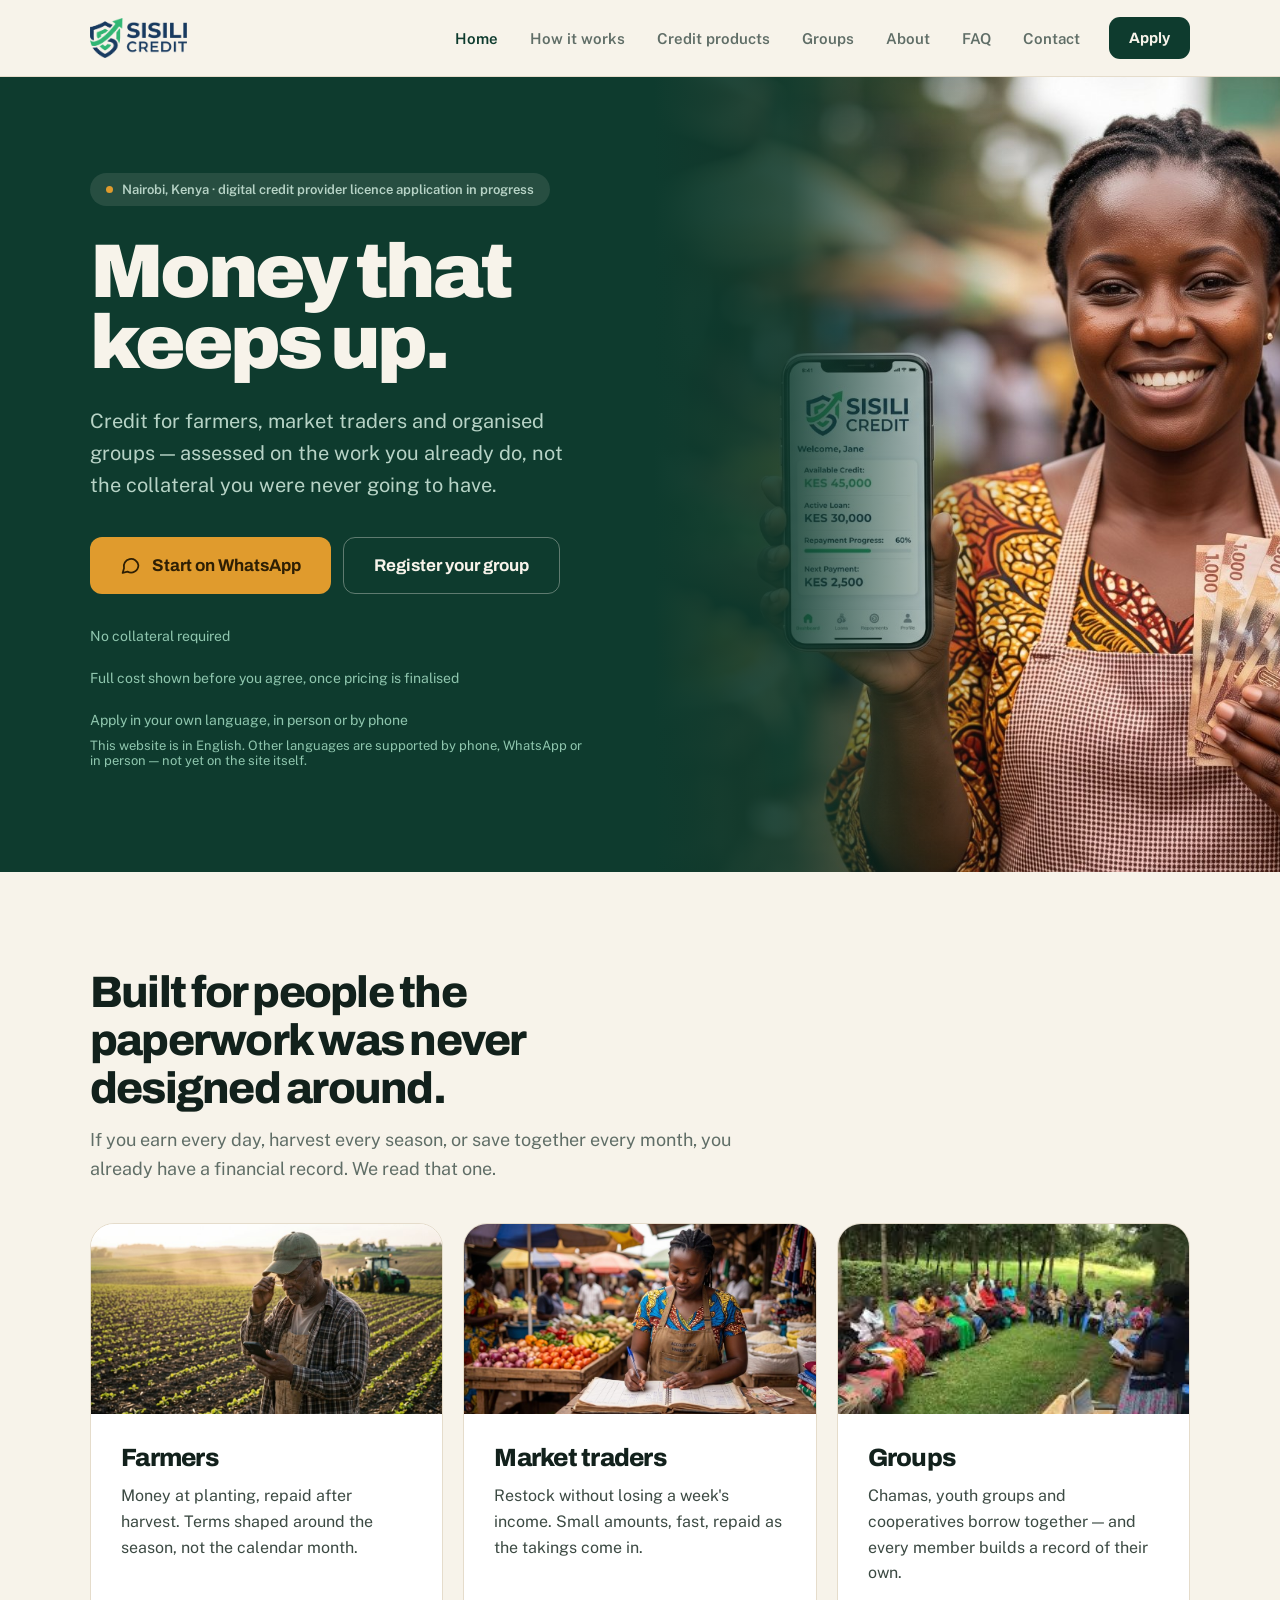
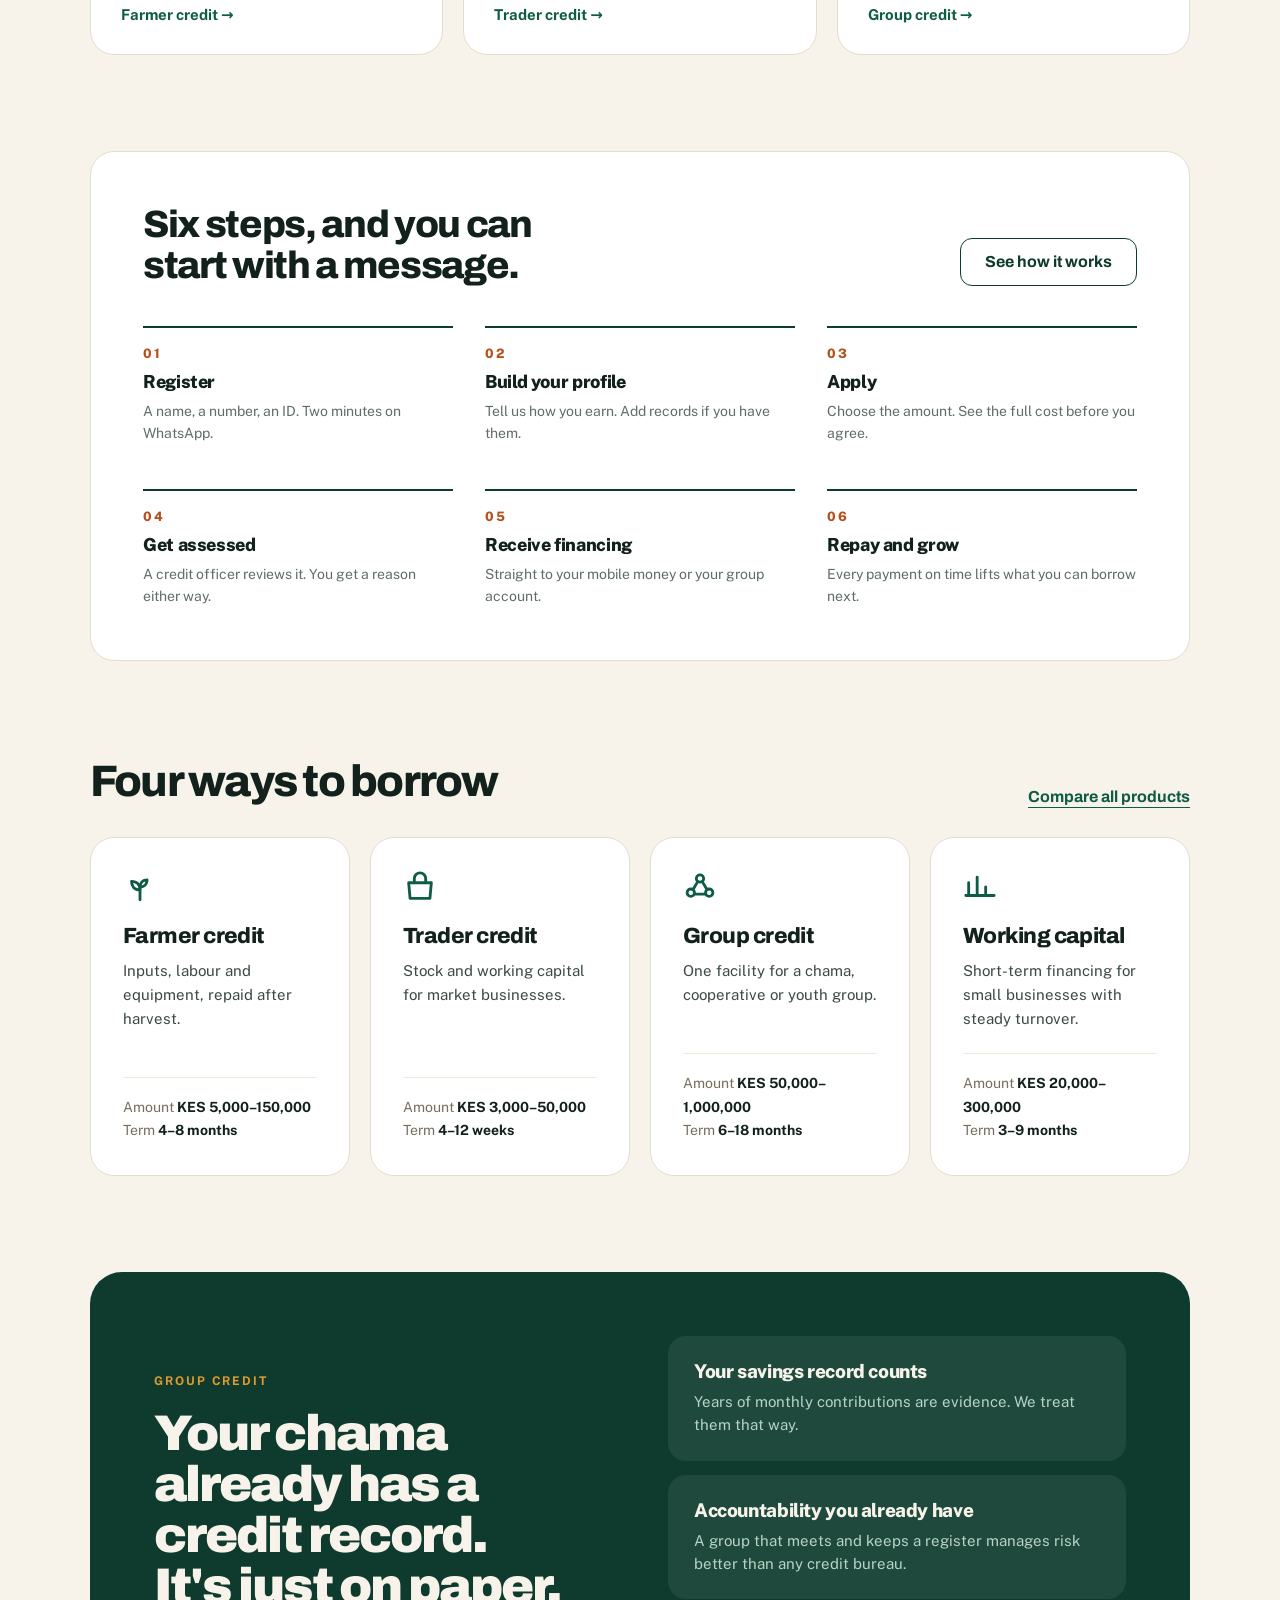
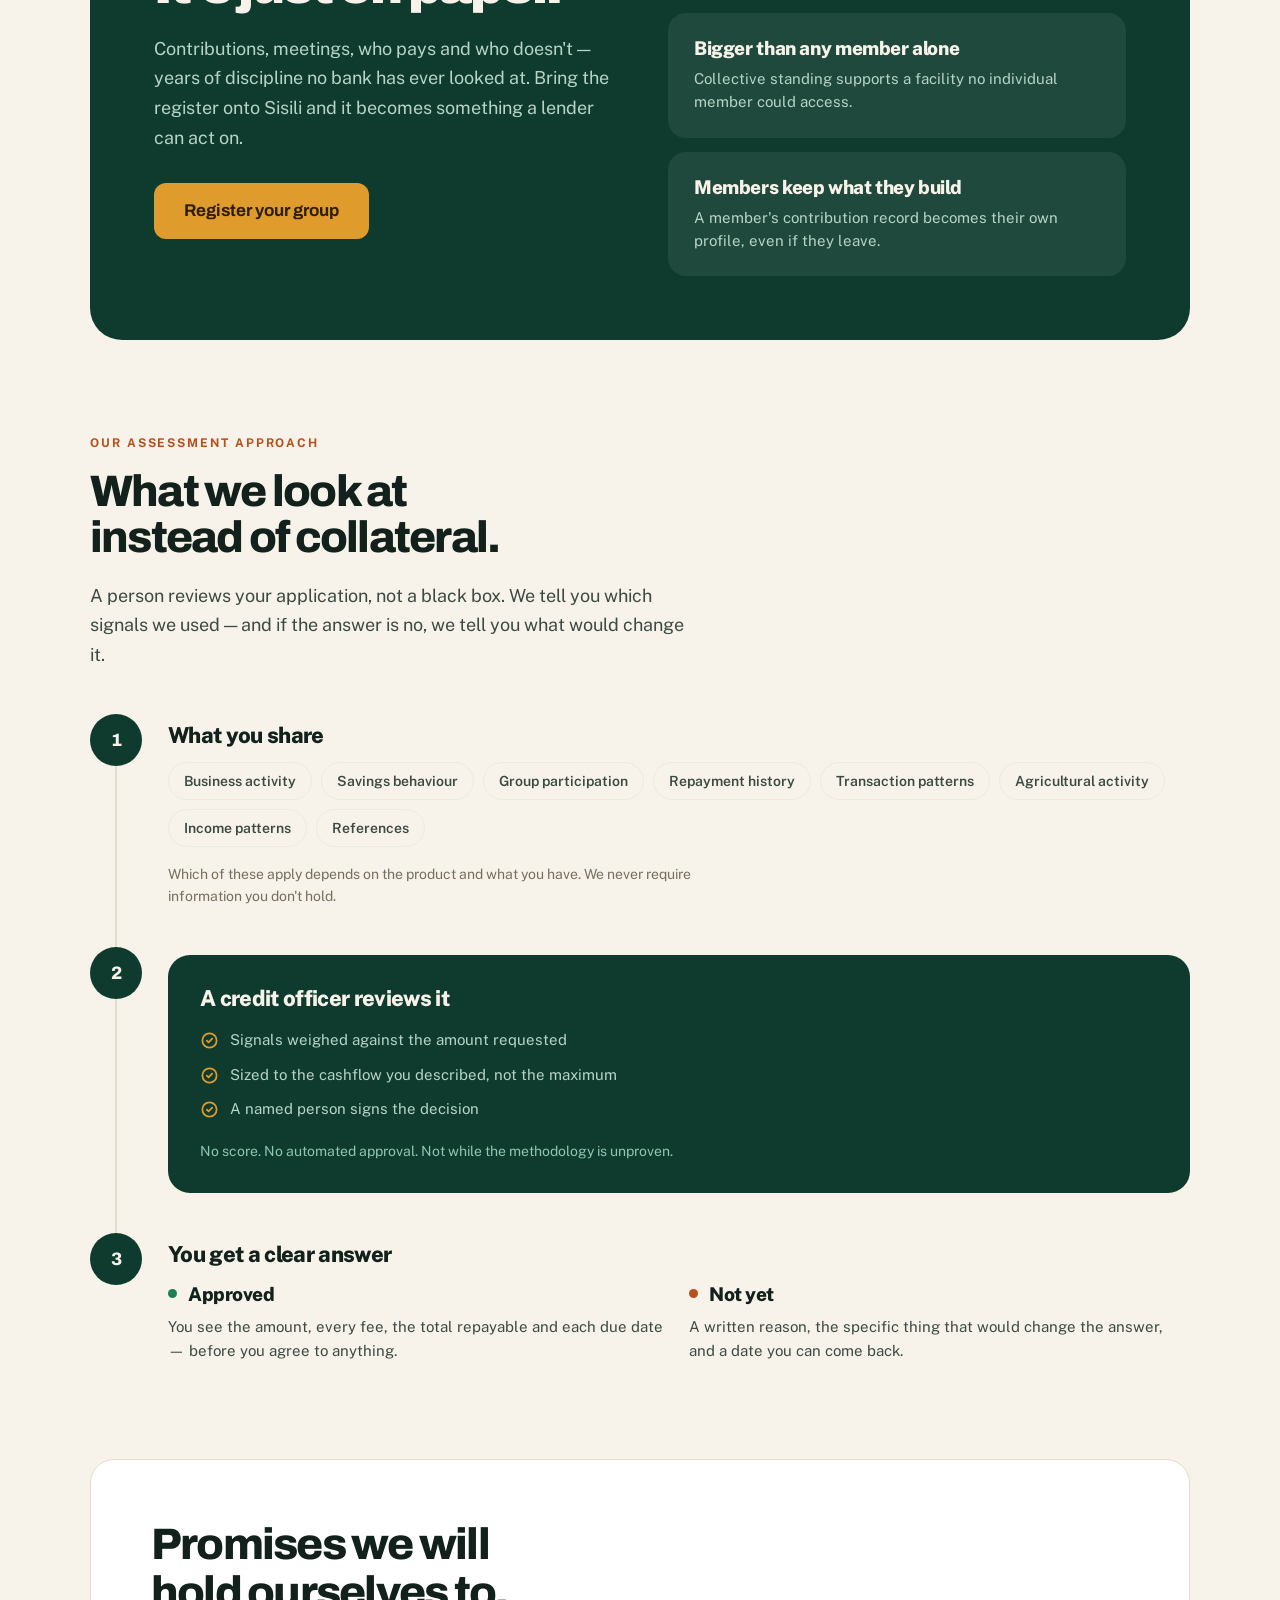
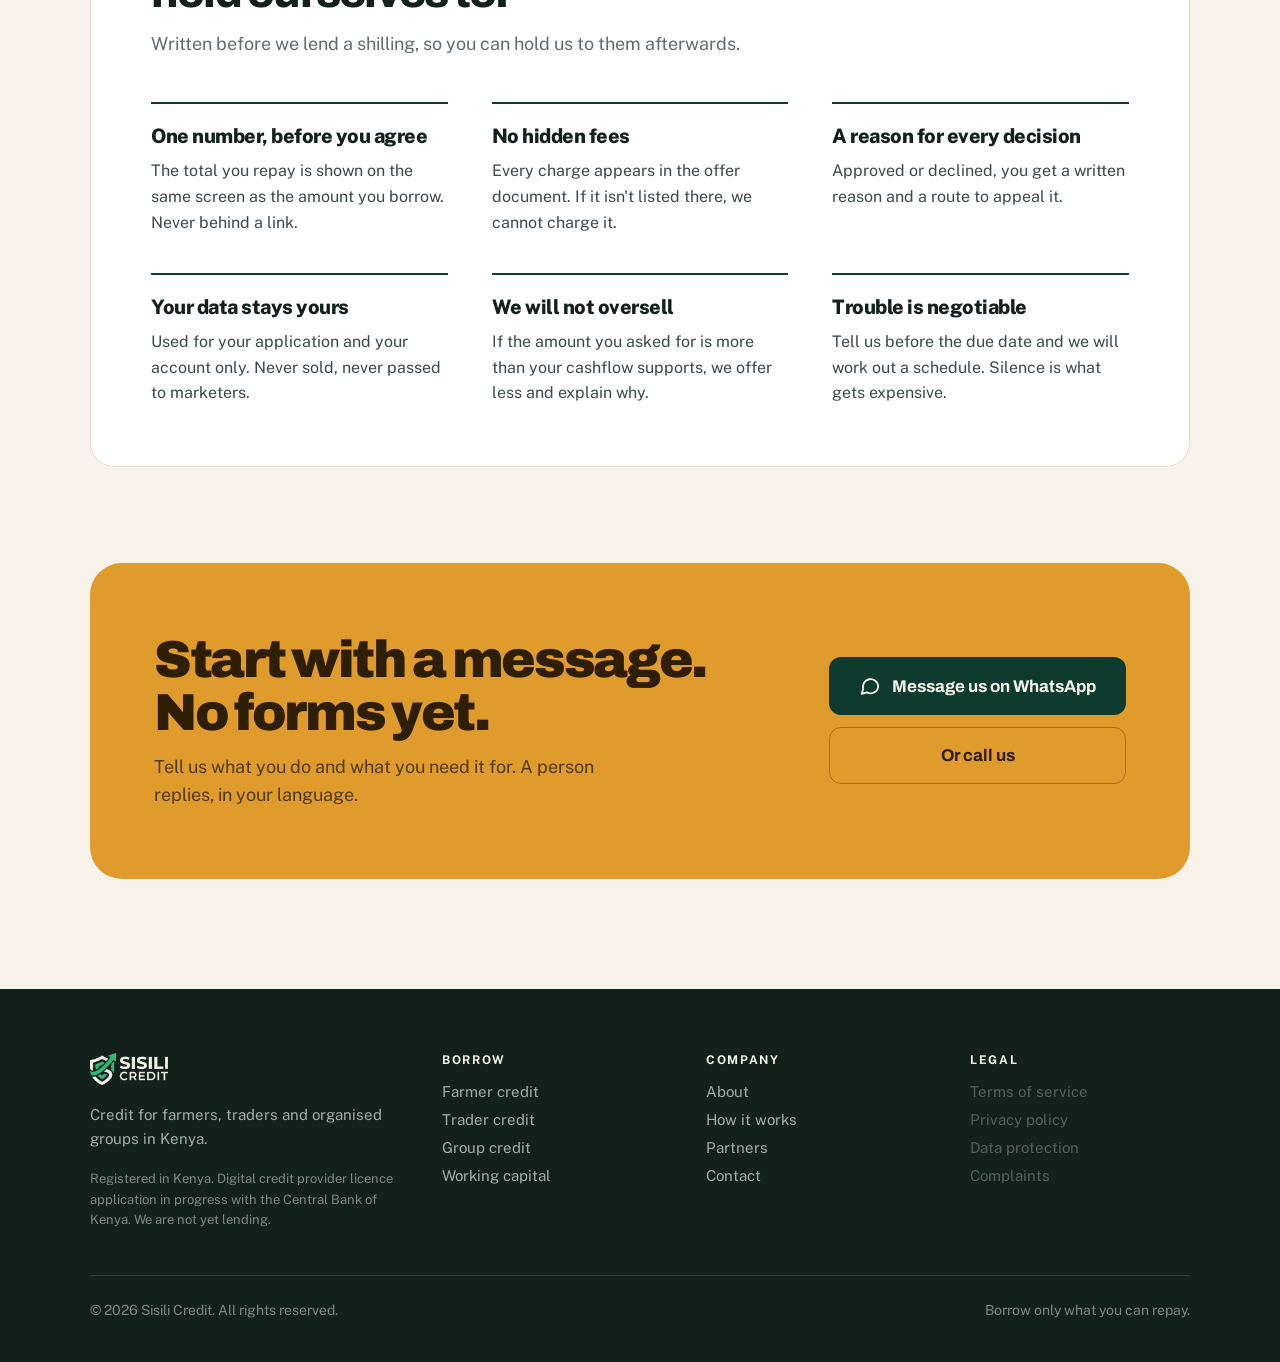
<file: index.html>
<!DOCTYPE html>
<html lang="en">
<head>
<meta charset="utf-8">
<meta name="viewport" content="width=device-width, initial-scale=1">
<title>Sisili Credit — Money that keeps up</title>
<meta name="description" content="Credit for farmers, market traders and organised groups in Kenya — assessed on the work you already do, not the collateral you were never going to have.">
<meta property="og:type" content="website">
<meta property="og:site_name" content="Sisili Credit">
<meta property="og:url" content="https://sisilicredit.co.ke/">
<meta property="og:title" content="Sisili Credit — Money that keeps up">
<meta property="og:description" content="Credit for farmers, market traders and organised groups in Kenya — assessed on the work you already do, not the collateral you were never going to have.">
<meta property="og:image" content="https://sisilicredit.co.ke/assets/img/Hero.jpg">
<meta name="twitter:card" content="summary_large_image">
<meta name="twitter:title" content="Sisili Credit — Money that keeps up">
<meta name="twitter:description" content="Credit for farmers, market traders and organised groups in Kenya — assessed on the work you already do, not the collateral you were never going to have.">
<meta name="twitter:image" content="https://sisilicredit.co.ke/assets/img/Hero.jpg">
<link rel="icon" type="image/png" href="assets/img/favicon.png">
<link rel="preconnect" href="https://fonts.googleapis.com">
<link rel="preconnect" href="https://fonts.gstatic.com" crossorigin>
<link href="https://fonts.googleapis.com/css2?family=Archivo:wght@400;500;600;700;800;900&family=Public+Sans:wght@300;400;500;600;700&display=swap" rel="stylesheet">
<link rel="stylesheet" href="assets/css/style.css">
</head>
<body>
<a class="skip-link" href="#main">Skip to content</a>

<header class="site-nav">
  <div class="wrap">
    <a class="brand" href="index.html">
      <img src="assets/img/logo-nav.png" alt="Sisili Credit" style="height:40px; width:auto;" width="480" height="197" decoding="async">
    </a>
    <div style="display:flex; align-items:center; gap:6px;">
      <nav class="nav-links" data-nav-links>
        <a class="nav-link is-active" href="index.html">Home</a>
        <a class="nav-link" href="how-it-works.html">How it works</a>
        <a class="nav-link" href="products.html">Credit products</a>
        <a class="nav-link" href="groups.html">Groups</a>
        <a class="nav-link" href="about.html">About</a>
        <a class="nav-link" href="faq.html">FAQ</a>
        <a class="nav-link" href="contact.html">Contact</a>
      </nav>
      <a class="nav-apply" href="https://wa.me/254722391593" target="_blank" rel="noopener noreferrer">Apply</a>
      <button class="nav-toggle" data-nav-toggle aria-label="Toggle menu" aria-expanded="false"><span></span><span></span><span></span></button>
    </div>
  </div>
</header>

<main id="main">

  <!-- hero -->
  <div style="background:#0E3B2E; position:relative;">
    <div class="hero-grid" style="display:grid; grid-template-columns:1.02fr 0.98fr; align-items:center; min-height:660px;">
      <div class="hero-copy" style="padding:96px 64px 104px max(40px, calc((100vw - 1180px) / 2 + 40px)); position:relative; z-index:2;">
        <div style="display:inline-flex; align-items:center; gap:9px; background:rgba(247,243,234,0.1); border-radius:999px; padding:9px 16px; margin-bottom:30px;">
          <span style="width:7px; height:7px; border-radius:50%; background:#E09B2D;"></span>
          <span style="font-size:13px; font-weight:600; color:#B7D3C6;">Nairobi, Kenya · digital credit provider licence application in progress</span>
        </div>
        <h1 class="hero-title" style="font-family:'Archivo',sans-serif; font-weight:900; font-size:76px; line-height:0.94; letter-spacing:-0.048em; color:#F7F3EA; margin:0 0 26px; text-wrap:balance;">Money that keeps up.</h1>
        <p style="font-size:20px; line-height:1.6; color:#B7D3C6; max-width:46ch; margin:0 0 36px;">Credit for farmers, market traders and organised groups — assessed on the work you already do, not the collateral you were never going to have.</p>
        <div style="display:flex; gap:12px; flex-wrap:wrap; margin-bottom:34px;">
          <a class="btn btn-ochre" href="https://wa.me/254722391593" target="_blank" rel="noopener noreferrer">
            <svg width="21" height="21" viewBox="0 0 24 24" fill="none" stroke="#2E1F04" stroke-width="2" stroke-linecap="round" stroke-linejoin="round"><path d="M21 11.6a8.4 8.4 0 0 1-12.4 7.4L3 20.5l1.6-5.4A8.4 8.4 0 1 1 21 11.6Z" /></svg>
            Start on WhatsApp
          </a>
          <a class="btn btn-outline-light" href="groups.html">Register your group</a>
        </div>
        <div style="display:flex; gap:26px; flex-wrap:wrap; font-size:14px; color:#8FC6AE; margin-bottom:10px;">
          <span>No collateral required</span><span>Full cost shown before you agree, once pricing is finalised</span><span>Apply in your own language, in person or by phone</span>
        </div>
        <div style="font-size:13px; color:#8FC6AE;">This website is in English. Other languages are supported by phone, WhatsApp or in person — not yet on the site itself.</div>
      </div>
      <div class="hero-photo" style="align-self:stretch; position:relative; background:#0E3B2E url('assets/img/Hero.jpg') center 22% / cover no-repeat; min-height:660px;">
        <div class="hero-photo-veil" style="position:absolute; inset:0; background:linear-gradient(90deg,#0E3B2E 0%,rgba(14,59,46,0.86) 22%,rgba(14,59,46,0) 58%);"></div>
      </div>
    </div>
  </div>

  <!-- who we serve -->
  <div data-reveal class="wrap" style="padding:96px 40px 0;">
    <h2 style="font-weight:800; font-size:44px; letter-spacing:-0.04em; margin:0 0 14px; max-width:20ch; text-wrap:balance;">Built for people the paperwork was never designed around.</h2>
    <p style="font-size:18px; color:#606E67; max-width:60ch; margin:0 0 40px; line-height:1.6;">If you earn every day, harvest every season, or save together every month, you already have a financial record. We read that one.</p>
    <div class="grid-3 m-2col m-cards" style="display:grid; grid-template-columns:repeat(3,1fr); gap:20px;">
      <div class="card" style="overflow:hidden; display:flex; flex-direction:column;">
        <div class="photo-placeholder" style="height:190px; padding:20px; background-image:url('assets/img/farmer.jpg'); background-size:cover; background-position:center 20%; background-repeat:no-repeat;"></div>
        <div style="padding:30px; display:flex; flex-direction:column; flex:1;">
          <h3 style="font-weight:800; font-size:25px; letter-spacing:-0.03em; margin:0 0 12px;">Farmers</h3>
          <p style="font-size:16px; color:#3C4A43; line-height:1.6; margin:0 0 20px;">Money at planting, repaid after harvest. Terms shaped around the season, not the calendar month.</p>
          <a href="products.html" style="margin-top:auto; font-size:15px; font-weight:700; color:#0F5C46;">Farmer credit →</a>
        </div>
      </div>
      <div class="card" style="overflow:hidden; display:flex; flex-direction:column;">
        <div class="photo-placeholder" style="height:190px; padding:20px; background-image:url('assets/img/trader.jpg'); background-size:cover; background-position:center 15%; background-repeat:no-repeat;"></div>
        <div style="padding:30px; display:flex; flex-direction:column; flex:1;">
          <h3 style="font-weight:800; font-size:25px; letter-spacing:-0.03em; margin:0 0 12px;">Market traders</h3>
          <p style="font-size:16px; color:#3C4A43; line-height:1.6; margin:0 0 20px;">Restock without losing a week's income. Small amounts, fast, repaid as the takings come in.</p>
          <a href="products.html" style="margin-top:auto; font-size:15px; font-weight:700; color:#0F5C46;">Trader credit →</a>
        </div>
      </div>
      <div class="card" style="overflow:hidden; display:flex; flex-direction:column;">
        <div class="photo-placeholder" style="height:190px; padding:20px; background-image:url('assets/img/chama.jpg'); background-size:cover; background-position:center; background-repeat:no-repeat;"></div>
        <div style="padding:30px; display:flex; flex-direction:column; flex:1;">
          <h3 style="font-weight:800; font-size:25px; letter-spacing:-0.03em; margin:0 0 12px;">Groups</h3>
          <p style="font-size:16px; color:#3C4A43; line-height:1.6; margin:0 0 20px;">Chamas, youth groups and cooperatives borrow together — and every member builds a record of their own.</p>
          <a href="groups.html" style="margin-top:auto; font-size:15px; font-weight:700; color:#0F5C46;">Group credit →</a>
        </div>
      </div>
    </div>
  </div>

  <!-- how it works strip -->
  <div data-reveal class="wrap" style="padding:96px 40px 0;">
    <div class="card" style="padding:52px;">
      <div style="display:flex; justify-content:space-between; align-items:flex-end; margin-bottom:40px; gap:30px; flex-wrap:wrap;">
        <h2 style="font-weight:800; font-size:38px; letter-spacing:-0.035em; margin:0; max-width:18ch;">Six steps, and you can start with a message.</h2>
        <a class="btn btn-outline-dark" href="how-it-works.html">See how it works</a>
      </div>
      <div class="grid-6 m-2col" style="display:grid; grid-template-columns:repeat(3,1fr); gap:44px 32px;">
        <div style="border-top:2.5px solid #0E3B2E; padding-top:18px;">
          <div style="font-weight:800; font-size:13px; color:#B6501D; letter-spacing:0.12em; margin-bottom:10px;">01</div>
          <div style="font-weight:800; font-size:18px; letter-spacing:-0.02em; margin-bottom:9px; line-height:1.2;">Register</div>
          <div style="font-size:14px; color:#606E67; line-height:1.55;">A name, a number, an ID. Two minutes on WhatsApp.</div>
        </div>
        <div style="border-top:2.5px solid #0E3B2E; padding-top:18px;">
          <div style="font-weight:800; font-size:13px; color:#B6501D; letter-spacing:0.12em; margin-bottom:10px;">02</div>
          <div style="font-weight:800; font-size:18px; letter-spacing:-0.02em; margin-bottom:9px; line-height:1.2;">Build your profile</div>
          <div style="font-size:14px; color:#606E67; line-height:1.55;">Tell us how you earn. Add records if you have them.</div>
        </div>
        <div style="border-top:2.5px solid #0E3B2E; padding-top:18px;">
          <div style="font-weight:800; font-size:13px; color:#B6501D; letter-spacing:0.12em; margin-bottom:10px;">03</div>
          <div style="font-weight:800; font-size:18px; letter-spacing:-0.02em; margin-bottom:9px; line-height:1.2;">Apply</div>
          <div style="font-size:14px; color:#606E67; line-height:1.55;">Choose the amount. See the full cost before you agree.</div>
        </div>
        <div style="border-top:2.5px solid #0E3B2E; padding-top:18px;">
          <div style="font-weight:800; font-size:13px; color:#B6501D; letter-spacing:0.12em; margin-bottom:10px;">04</div>
          <div style="font-weight:800; font-size:18px; letter-spacing:-0.02em; margin-bottom:9px; line-height:1.2;">Get assessed</div>
          <div style="font-size:14px; color:#606E67; line-height:1.55;">A credit officer reviews it. You get a reason either way.</div>
        </div>
        <div style="border-top:2.5px solid #0E3B2E; padding-top:18px;">
          <div style="font-weight:800; font-size:13px; color:#B6501D; letter-spacing:0.12em; margin-bottom:10px;">05</div>
          <div style="font-weight:800; font-size:18px; letter-spacing:-0.02em; margin-bottom:9px; line-height:1.2;">Receive financing</div>
          <div style="font-size:14px; color:#606E67; line-height:1.55;">Straight to your mobile money or your group account.</div>
        </div>
        <div style="border-top:2.5px solid #0E3B2E; padding-top:18px;">
          <div style="font-weight:800; font-size:13px; color:#B6501D; letter-spacing:0.12em; margin-bottom:10px;">06</div>
          <div style="font-weight:800; font-size:18px; letter-spacing:-0.02em; margin-bottom:9px; line-height:1.2;">Repay and grow</div>
          <div style="font-size:14px; color:#606E67; line-height:1.55;">Every payment on time lifts what you can borrow next.</div>
        </div>
      </div>
    </div>
  </div>

  <!-- products -->
  <div data-reveal class="wrap" style="padding:96px 40px 0;">
    <div style="display:flex; justify-content:space-between; align-items:flex-end; margin-bottom:32px; gap:30px; flex-wrap:wrap;">
      <h2 style="font-weight:800; font-size:44px; letter-spacing:-0.04em; margin:0;">Four ways to borrow</h2>
      <a class="btn-link" href="products.html">Compare all products</a>
    </div>
    <div class="grid-4 m-2col m-tiles" style="display:grid; grid-template-columns:repeat(4,1fr); gap:20px;">
      <div class="card" style="padding:32px; display:flex; flex-direction:column;">
        <svg width="34" height="34" viewBox="0 0 24 24" fill="none" stroke="#0F5C46" stroke-width="2" stroke-linecap="round" stroke-linejoin="round" style="margin-bottom:20px;"><path d="M12 21V11" /><path d="M12 14c-4 0-6-2.5-6-6 4 0 6 2.5 6 6Z" /><path d="M12 12c3.2 0 5-2 5-5-3.2 0-5 2-5 5Z" /></svg>
        <h3 style="font-weight:800; font-size:22px; letter-spacing:-0.025em; margin:0 0 11px;">Farmer credit</h3>
        <p style="font-size:15px; color:#3C4A43; line-height:1.6; margin:0 0 22px;">Inputs, labour and equipment, repaid after harvest.</p>
        <div style="margin-top:auto; border-top:1px solid #F0EADD; padding-top:18px; font-size:14px; color:#786E5E; line-height:1.7;">
          <div>Amount <strong style="color:#12211C;">KES 5,000–150,000</strong></div>
          <div>Term <strong style="color:#12211C;">4–8 months</strong></div>
        </div>
      </div>
      <div class="card" style="padding:32px; display:flex; flex-direction:column;">
        <svg width="34" height="34" viewBox="0 0 24 24" fill="none" stroke="#0F5C46" stroke-width="2" stroke-linecap="round" stroke-linejoin="round" style="margin-bottom:20px;"><path d="M4 9h16l-1 11H5L4 9Z" /><path d="M8 9V6a4 4 0 0 1 8 0v3" /></svg>
        <h3 style="font-weight:800; font-size:22px; letter-spacing:-0.025em; margin:0 0 11px;">Trader credit</h3>
        <p style="font-size:15px; color:#3C4A43; line-height:1.6; margin:0 0 22px;">Stock and working capital for market businesses.</p>
        <div style="margin-top:auto; border-top:1px solid #F0EADD; padding-top:18px; font-size:14px; color:#786E5E; line-height:1.7;">
          <div>Amount <strong style="color:#12211C;">KES 3,000–50,000</strong></div>
          <div>Term <strong style="color:#12211C;">4–12 weeks</strong></div>
        </div>
      </div>
      <div class="card" style="padding:32px; display:flex; flex-direction:column;">
        <svg width="34" height="34" viewBox="0 0 24 24" fill="none" stroke="#0F5C46" stroke-width="2" stroke-linecap="round" stroke-linejoin="round" style="margin-bottom:20px;"><circle cx="12" cy="6" r="2.6" /><circle cx="5.5" cy="16" r="2.6" /><circle cx="18.5" cy="16" r="2.6" /><path d="M10.4 8.2 7.2 13.6M13.6 8.2l3.2 5.4M8.2 17h7.6" /></svg>
        <h3 style="font-weight:800; font-size:22px; letter-spacing:-0.025em; margin:0 0 11px;">Group credit</h3>
        <p style="font-size:15px; color:#3C4A43; line-height:1.6; margin:0 0 22px;">One facility for a chama, cooperative or youth group.</p>
        <div style="margin-top:auto; border-top:1px solid #F0EADD; padding-top:18px; font-size:14px; color:#786E5E; line-height:1.7;">
          <div>Amount <strong style="color:#12211C;">KES 50,000–1,000,000</strong></div>
          <div>Term <strong style="color:#12211C;">6–18 months</strong></div>
        </div>
      </div>
      <div class="card" style="padding:32px; display:flex; flex-direction:column;">
        <svg width="34" height="34" viewBox="0 0 24 24" fill="none" stroke="#0F5C46" stroke-width="2" stroke-linecap="round" stroke-linejoin="round" style="margin-bottom:20px;"><path d="M4 18V9M10 18V5M16 18v-6M22 18H2" /></svg>
        <h3 style="font-weight:800; font-size:22px; letter-spacing:-0.025em; margin:0 0 11px;">Working capital</h3>
        <p style="font-size:15px; color:#3C4A43; line-height:1.6; margin:0 0 22px;">Short-term financing for small businesses with steady turnover.</p>
        <div style="margin-top:auto; border-top:1px solid #F0EADD; padding-top:18px; font-size:14px; color:#786E5E; line-height:1.7;">
          <div>Amount <strong style="color:#12211C;">KES 20,000–300,000</strong></div>
          <div>Term <strong style="color:#12211C;">3–9 months</strong></div>
        </div>
      </div>
    </div>
  </div>

  <!-- group credit feature -->
  <div data-reveal class="wrap" style="padding:96px 40px 0;">
    <div class="feature-band" style="background:#0E3B2E; border-radius:32px; padding:64px; color:#F7F3EA;">
      <div class="grid-2" style="display:grid; grid-template-columns:1fr 1fr; gap:56px; align-items:center;">
        <div>
          <div class="eyebrow on-dark" style="margin-bottom:20px;">Group credit</div>
          <h2 style="font-weight:900; font-size:50px; line-height:1.02; letter-spacing:-0.04em; margin:0 0 22px; text-wrap:balance;">Your chama already has a credit record. It's just on paper.</h2>
          <p style="font-size:18px; line-height:1.65; color:#B7D3C6; margin:0 0 30px; max-width:44ch;">Contributions, meetings, who pays and who doesn't — years of discipline no bank has ever looked at. Bring the register onto Sisili and it becomes something a lender can act on.</p>
          <div style="display:flex; gap:12px; flex-wrap:wrap;">
            <a class="btn btn-ochre" href="groups.html">Register your group</a>
          </div>
        </div>
        <div class="m-benefits" style="display:flex; flex-direction:column; gap:14px;">
          <div style="background:rgba(247,243,234,0.07); border-radius:18px; padding:24px 26px;">
            <div style="font-weight:800; font-size:19px; letter-spacing:-0.02em; margin-bottom:8px;">Your savings record counts</div>
            <div style="font-size:15px; color:#B7D3C6; line-height:1.55;">Years of monthly contributions are evidence. We treat them that way.</div>
          </div>
          <div style="background:rgba(247,243,234,0.07); border-radius:18px; padding:24px 26px;">
            <div style="font-weight:800; font-size:19px; letter-spacing:-0.02em; margin-bottom:8px;">Accountability you already have</div>
            <div style="font-size:15px; color:#B7D3C6; line-height:1.55;">A group that meets and keeps a register manages risk better than any credit bureau.</div>
          </div>
          <div style="background:rgba(247,243,234,0.07); border-radius:18px; padding:24px 26px;">
            <div style="font-weight:800; font-size:19px; letter-spacing:-0.02em; margin-bottom:8px;">Bigger than any member alone</div>
            <div style="font-size:15px; color:#B7D3C6; line-height:1.55;">Collective standing supports a facility no individual member could access.</div>
          </div>
          <div style="background:rgba(247,243,234,0.07); border-radius:18px; padding:24px 26px;">
            <div style="font-weight:800; font-size:19px; letter-spacing:-0.02em; margin-bottom:8px;">Members keep what they build</div>
            <div style="font-size:15px; color:#B7D3C6; line-height:1.55;">A member's contribution record becomes their own profile, even if they leave.</div>
          </div>
        </div>
      </div>
    </div>
  </div>

  <!-- assessment -->
  <div data-reveal class="wrap" style="padding:96px 40px 0;">
    <div style="max-width:60ch; margin-bottom:44px;">
      <div class="eyebrow" style="margin-bottom:18px;">Our assessment approach</div>
      <h2 style="font-weight:800; font-size:44px; letter-spacing:-0.04em; margin:0 0 20px; line-height:1.05; text-wrap:balance;">What we look at instead of collateral.</h2>
      <p style="font-size:18px; color:#3C4A43; line-height:1.65; margin:0;">A person reviews your application, not a black box. We tell you which signals we used — and if the answer is no, we tell you what would change it.</p>
    </div>

    <div class="flow-diagram">
      <div class="flow-step">
        <div class="flow-marker">1</div>
        <div class="flow-content">
          <div style="font-weight:800; font-size:22px; letter-spacing:-0.03em; margin-bottom:14px;">What you share</div>
          <div style="display:flex; flex-wrap:wrap; gap:9px; margin-bottom:16px;">
            <span class="pill pill-bordered">Business activity</span>
            <span class="pill pill-bordered">Savings behaviour</span>
            <span class="pill pill-bordered">Group participation</span>
            <span class="pill pill-bordered">Repayment history</span>
            <span class="pill pill-bordered">Transaction patterns</span>
            <span class="pill pill-bordered">Agricultural activity</span>
            <span class="pill pill-bordered">Income patterns</span>
            <span class="pill pill-bordered">References</span>
          </div>
          <div style="font-size:14px; color:#786E5E; line-height:1.6; max-width:60ch;">Which of these apply depends on the product and what you have. We never require information you don't hold.</div>
        </div>
      </div>

      <div class="flow-step">
        <div class="flow-marker">2</div>
        <div class="flow-content">
          <div style="background:#0E3B2E; border-radius:22px; padding:30px 32px; color:#F7F3EA;">
            <div style="font-weight:800; font-size:22px; letter-spacing:-0.03em; margin-bottom:18px;">A credit officer reviews it</div>
            <div style="display:flex; flex-direction:column; gap:12px; font-size:15px; color:#B7D3C6; line-height:1.5; margin-bottom:20px;">
              <div style="display:flex; gap:11px; align-items:flex-start;">
                <svg class="check" width="19" height="19" viewBox="0 0 24 24" fill="none" stroke="#E09B2D" stroke-width="2.2" stroke-linecap="round" stroke-linejoin="round"><circle cx="12" cy="12" r="9" /><path d="m8.6 12.2 2.2 2.2 4.6-4.8" /></svg>
                <span>Signals weighed against the amount requested</span>
              </div>
              <div style="display:flex; gap:11px; align-items:flex-start;">
                <svg class="check" width="19" height="19" viewBox="0 0 24 24" fill="none" stroke="#E09B2D" stroke-width="2.2" stroke-linecap="round" stroke-linejoin="round"><circle cx="12" cy="12" r="9" /><path d="m8.6 12.2 2.2 2.2 4.6-4.8" /></svg>
                <span>Sized to the cashflow you described, not the maximum</span>
              </div>
              <div style="display:flex; gap:11px; align-items:flex-start;">
                <svg class="check" width="19" height="19" viewBox="0 0 24 24" fill="none" stroke="#E09B2D" stroke-width="2.2" stroke-linecap="round" stroke-linejoin="round"><circle cx="12" cy="12" r="9" /><path d="m8.6 12.2 2.2 2.2 4.6-4.8" /></svg>
                <span>A named person signs the decision</span>
              </div>
            </div>
            <div style="font-size:14px; color:#8FC6AE; line-height:1.55;">No score. No automated approval. Not while the methodology is unproven.</div>
          </div>
        </div>
      </div>

      <div class="flow-step">
        <div class="flow-marker">3</div>
        <div class="flow-content">
          <div style="font-weight:800; font-size:22px; letter-spacing:-0.03em; margin-bottom:16px;">You get a clear answer</div>
          <div class="flow-outcomes" style="display:grid; grid-template-columns:1fr 1fr; gap:20px;">
            <div>
              <div style="display:flex; align-items:center; gap:11px; margin-bottom:10px;">
                <span style="width:9px; height:9px; border-radius:50%; background:#1E7F52;"></span>
                <span style="font-weight:800; font-size:19px; letter-spacing:-0.025em;">Approved</span>
              </div>
              <div style="font-size:15px; color:#3C4A43; line-height:1.6;">You see the amount, every fee, the total repayable and each due date — before you agree to anything.</div>
            </div>
            <div>
              <div style="display:flex; align-items:center; gap:11px; margin-bottom:10px;">
                <span style="width:9px; height:9px; border-radius:50%; background:#B6501D;"></span>
                <span style="font-weight:800; font-size:19px; letter-spacing:-0.025em;">Not yet</span>
              </div>
              <div style="font-size:15px; color:#3C4A43; line-height:1.6;">A written reason, the specific thing that would change the answer, and a date you can come back.</div>
            </div>
          </div>
        </div>
      </div>
    </div>
  </div>

  <!-- trust -->
  <div data-reveal class="wrap" style="padding:96px 40px 0;">
    <div class="card" style="padding:60px;">
      <h2 style="font-weight:800; font-size:44px; letter-spacing:-0.04em; margin:0 0 14px; max-width:20ch; text-wrap:balance;">Promises we will hold ourselves to.</h2>
      <p style="font-size:18px; color:#606E67; max-width:58ch; margin:0 0 44px; line-height:1.6;">Written before we lend a shilling, so you can hold us to them afterwards.</p>
      <div class="grid-3 m-2col m-compact" style="display:grid; grid-template-columns:repeat(3,1fr); gap:38px 44px;">
        <div style="border-top:2px solid #0E3B2E; padding-top:20px;">
          <div style="font-weight:800; font-size:20px; letter-spacing:-0.025em; margin-bottom:10px;">One number, before you agree</div>
          <div style="font-size:16px; color:#3C4A43; line-height:1.6;">The total you repay is shown on the same screen as the amount you borrow. Never behind a link.</div>
        </div>
        <div style="border-top:2px solid #0E3B2E; padding-top:20px;">
          <div style="font-weight:800; font-size:20px; letter-spacing:-0.025em; margin-bottom:10px;">No hidden fees</div>
          <div style="font-size:16px; color:#3C4A43; line-height:1.6;">Every charge appears in the offer document. If it isn't listed there, we cannot charge it.</div>
        </div>
        <div style="border-top:2px solid #0E3B2E; padding-top:20px;">
          <div style="font-weight:800; font-size:20px; letter-spacing:-0.025em; margin-bottom:10px;">A reason for every decision</div>
          <div style="font-size:16px; color:#3C4A43; line-height:1.6;">Approved or declined, you get a written reason and a route to appeal it.</div>
        </div>
        <div style="border-top:2px solid #0E3B2E; padding-top:20px;">
          <div style="font-weight:800; font-size:20px; letter-spacing:-0.025em; margin-bottom:10px;">Your data stays yours</div>
          <div style="font-size:16px; color:#3C4A43; line-height:1.6;">Used for your application and your account only. Never sold, never passed to marketers.</div>
        </div>
        <div style="border-top:2px solid #0E3B2E; padding-top:20px;">
          <div style="font-weight:800; font-size:20px; letter-spacing:-0.025em; margin-bottom:10px;">We will not oversell</div>
          <div style="font-size:16px; color:#3C4A43; line-height:1.6;">If the amount you asked for is more than your cashflow supports, we offer less and explain why.</div>
        </div>
        <div style="border-top:2px solid #0E3B2E; padding-top:20px;">
          <div style="font-weight:800; font-size:20px; letter-spacing:-0.025em; margin-bottom:10px;">Trouble is negotiable</div>
          <div style="font-size:16px; color:#3C4A43; line-height:1.6;">Tell us before the due date and we will work out a schedule. Silence is what gets expensive.</div>
        </div>
      </div>
    </div>
  </div>

  <!-- CTA -->
  <div data-reveal class="wrap" style="padding:96px 40px 0;">
    <div class="feature-band" style="background:#E09B2D; border-radius:32px; padding:70px 64px; display:flex; justify-content:space-between; align-items:center; gap:44px; flex-wrap:wrap;">
      <div>
        <h2 style="font-weight:900; font-size:52px; letter-spacing:-0.045em; margin:0 0 14px; color:#2E1F04; line-height:1.02; max-width:16ch; text-wrap:balance;">Start with a message. No forms yet.</h2>
        <p style="font-size:18px; color:#513A0E; margin:0; max-width:44ch; line-height:1.55;">Tell us what you do and what you need it for. A person replies, in your language.</p>
      </div>
      <div style="display:flex; flex-direction:column; gap:12px;">
        <a class="btn btn-forest btn-forest-alt" href="https://wa.me/254722391593" target="_blank" rel="noopener noreferrer">
          <svg width="22" height="22" viewBox="0 0 24 24" fill="none" stroke="#F7F3EA" stroke-width="2" stroke-linecap="round" stroke-linejoin="round"><path d="M21 11.6a8.4 8.4 0 0 1-12.4 7.4L3 20.5l1.6-5.4A8.4 8.4 0 1 1 21 11.6Z" /></svg>
          Message us on WhatsApp
        </a>
        <a class="btn btn-outline-ochre-ink" href="contact.html">Or call us</a>
      </div>
    </div>
  </div>

</main>

<footer class="site-footer">
  <div class="wrap" style="padding:64px 40px 44px;">
    <div class="footer-top">
      <div>
        <div class="footer-brand">
          <img src="assets/img/logo-footer.png" alt="Sisili Credit" style="height:32px; width:auto;" width="480" height="197" loading="lazy" decoding="async">
        </div>
        <p style="font-size:15px; line-height:1.6; margin:0 0 18px; max-width:36ch;">Credit for farmers, traders and organised groups in Kenya.</p>
        <p style="font-size:13px; line-height:1.6; margin:0; color:#7D8882;">Registered in Kenya. Digital credit provider licence application in progress with the Central Bank of Kenya. We are not yet lending.</p>
        <div class="footer-actions">
          <a class="footer-action" href="contact.html">Contact us</a>
          <a class="footer-action footer-action--wa" href="https://wa.me/254722391593" target="_blank" rel="noopener noreferrer">WhatsApp</a>
        </div>
      </div>
      <details class="footer-group">
        <summary class="footer-col-title">Borrow</summary>
        <div class="footer-links">
          <a href="products.html">Farmer credit</a>
          <a href="products.html">Trader credit</a>
          <a href="groups.html">Group credit</a>
          <a href="products.html">Working capital</a>
        </div>
      </details>
      <details class="footer-group">
        <summary class="footer-col-title">Company</summary>
        <div class="footer-links">
          <a href="about.html">About</a>
          <a href="how-it-works.html">How it works</a>
          <a href="about.html#partners">Partners</a>
          <a href="contact.html">Contact</a>
        </div>
      </details>
      <details class="footer-group">
        <summary class="footer-col-title">Legal</summary>
        <div class="footer-links">
          <span class="is-disabled" aria-disabled="true" title="Coming soon">Terms of service</span>
          <span class="is-disabled" aria-disabled="true" title="Coming soon">Privacy policy</span>
          <span class="is-disabled" aria-disabled="true" title="Coming soon">Data protection</span>
          <span class="is-disabled" aria-disabled="true" title="Coming soon">Complaints</span>
        </div>
      </details>
    </div>
    <div class="footer-bottom">
      <span>© <span data-year>2026</span> Sisili Credit. All rights reserved.</span>
      <span>Borrow only what you can repay.</span>
    </div>
  </div>
</footer>

<script src="assets/js/main.js"></script>
</body>
</html>
</file>
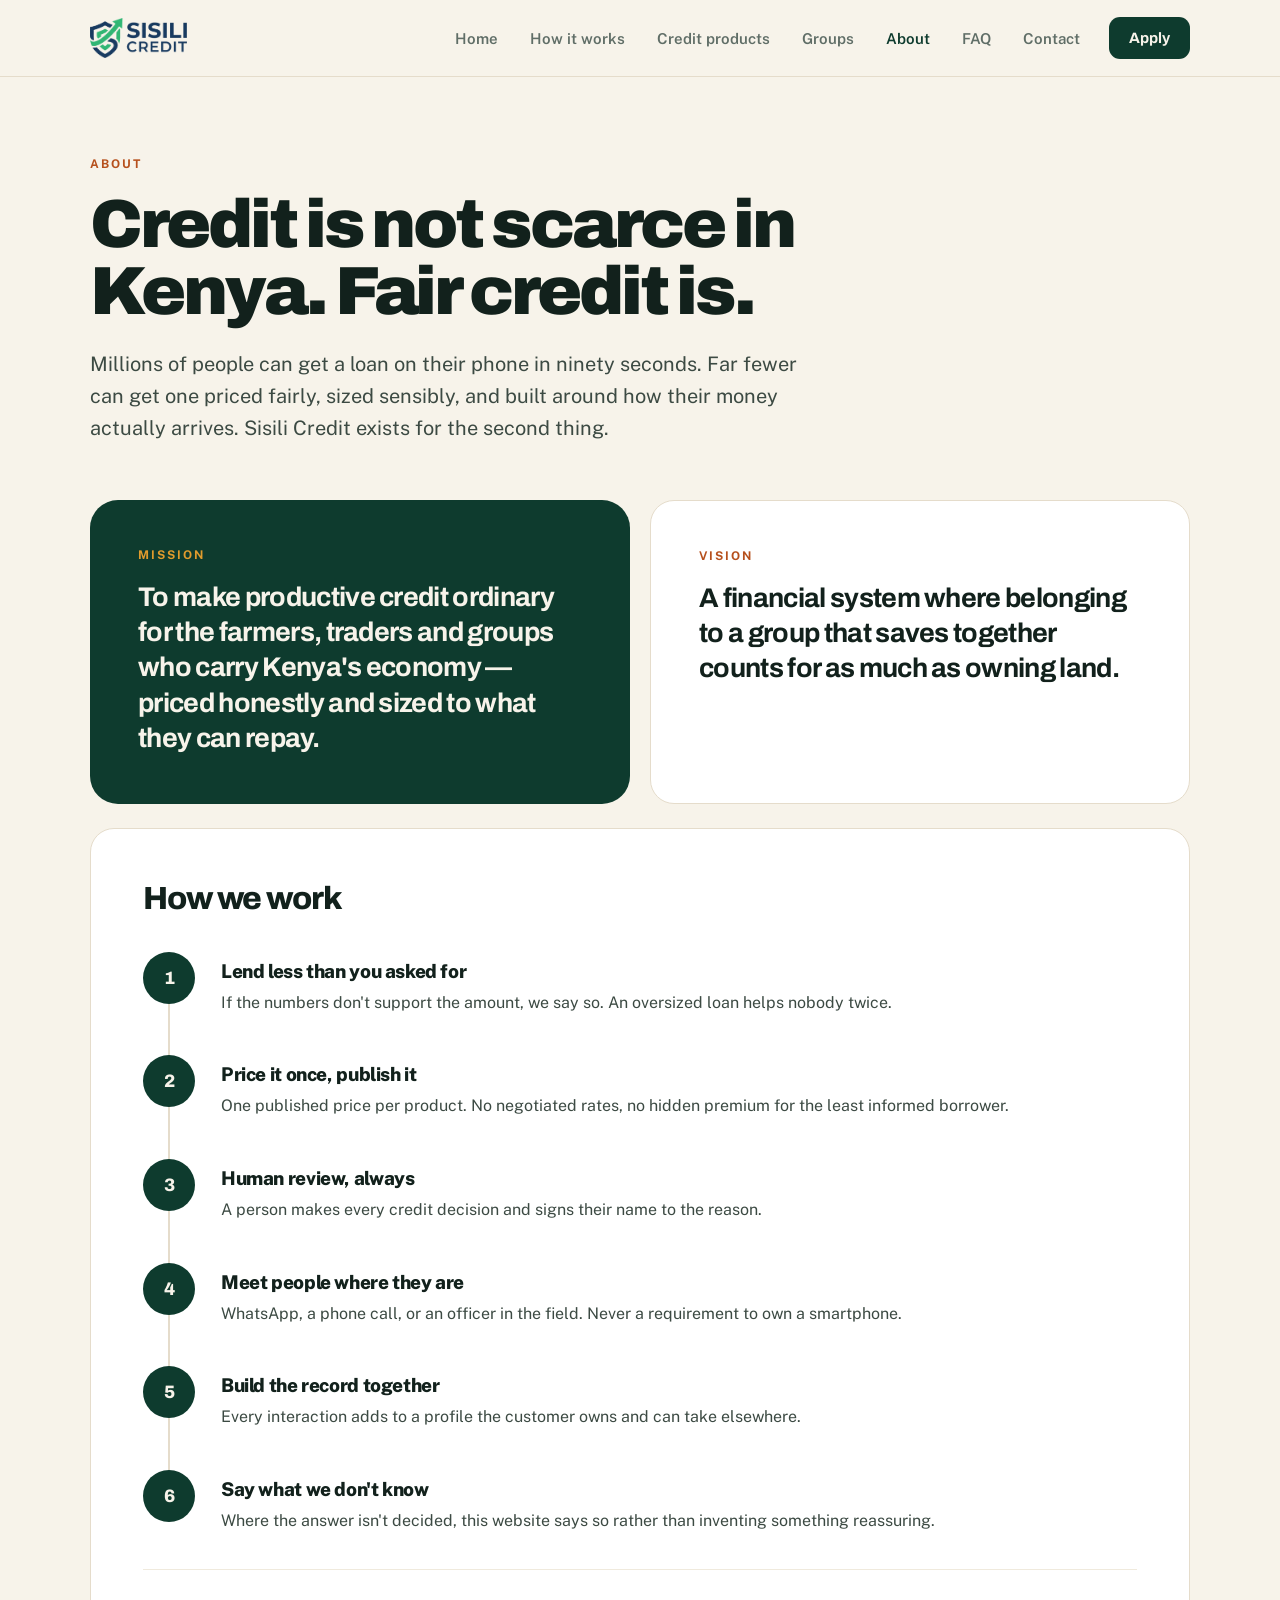
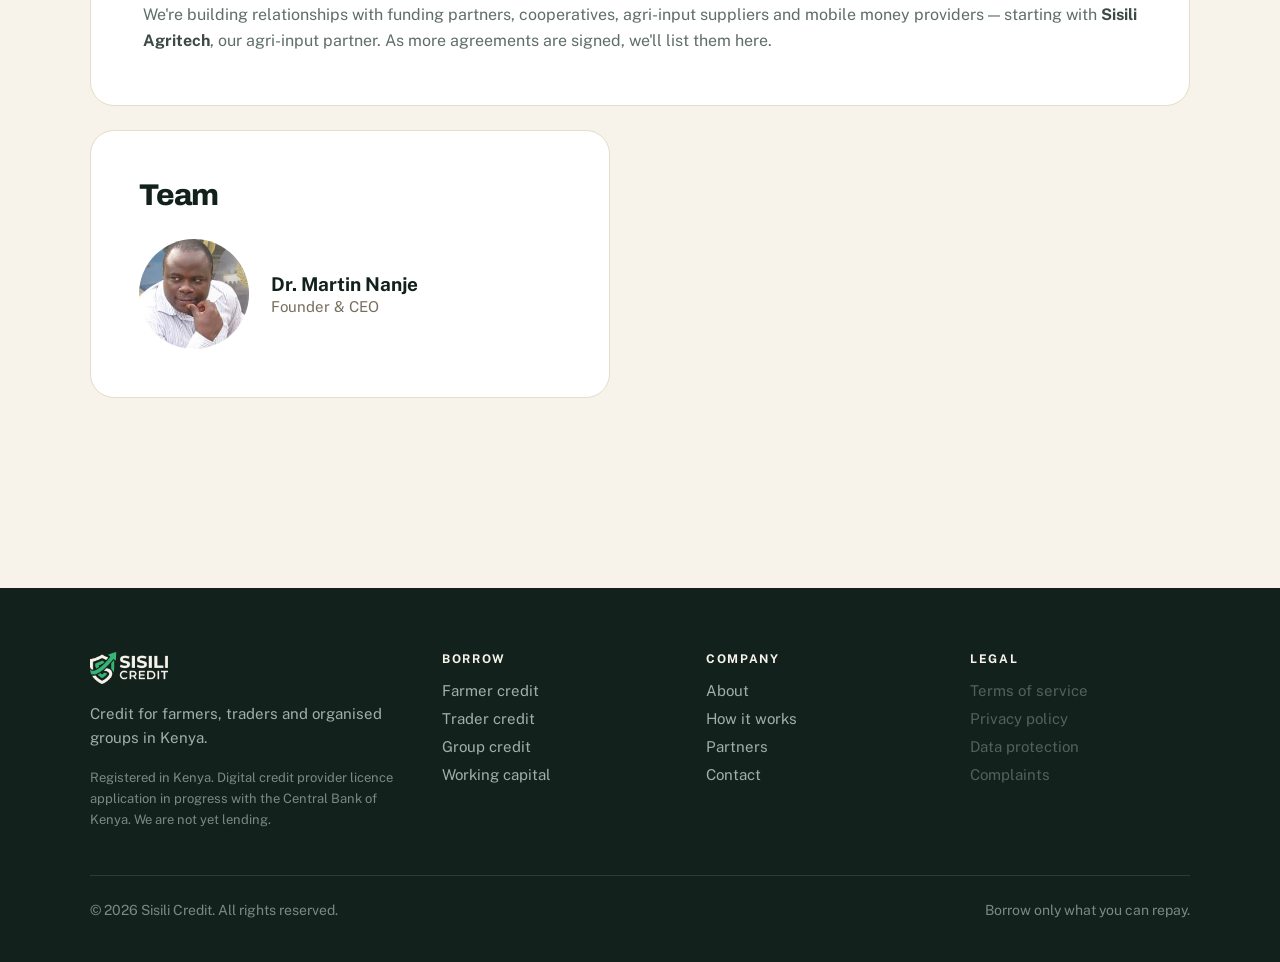
<file: about.html>
<!DOCTYPE html>
<html lang="en">
<head>
<meta charset="utf-8">
<meta name="viewport" content="width=device-width, initial-scale=1">
<title>About — Sisili Credit</title>
<meta name="description" content="Credit is not scarce in Kenya. Fair credit is. Sisili Credit exists to make productive credit ordinary for farmers, traders and groups.">
<meta property="og:type" content="website">
<meta property="og:site_name" content="Sisili Credit">
<meta property="og:url" content="https://sisilicredit.co.ke/about.html">
<meta property="og:title" content="About — Sisili Credit">
<meta property="og:description" content="Credit is not scarce in Kenya. Fair credit is. Sisili Credit exists to make productive credit ordinary for farmers, traders and groups.">
<meta property="og:image" content="https://sisilicredit.co.ke/assets/img/Hero.jpg">
<meta name="twitter:card" content="summary_large_image">
<meta name="twitter:title" content="About — Sisili Credit">
<meta name="twitter:description" content="Credit is not scarce in Kenya. Fair credit is. Sisili Credit exists to make productive credit ordinary for farmers, traders and groups.">
<meta name="twitter:image" content="https://sisilicredit.co.ke/assets/img/Hero.jpg">
<link rel="icon" type="image/png" href="assets/img/favicon.png">
<link rel="preconnect" href="https://fonts.googleapis.com">
<link rel="preconnect" href="https://fonts.gstatic.com" crossorigin>
<link href="https://fonts.googleapis.com/css2?family=Archivo:wght@400;500;600;700;800;900&family=Public+Sans:wght@300;400;500;600;700&display=swap" rel="stylesheet">
<link rel="stylesheet" href="assets/css/style.css">
</head>
<body>
<a class="skip-link" href="#main">Skip to content</a>

<header class="site-nav">
  <div class="wrap">
    <a class="brand" href="index.html">
      <img src="assets/img/logo-nav.png" alt="Sisili Credit" style="height:40px; width:auto;" width="480" height="197" decoding="async">
    </a>
    <div style="display:flex; align-items:center; gap:6px;">
      <nav class="nav-links" data-nav-links>
        <a class="nav-link" href="index.html">Home</a>
        <a class="nav-link" href="how-it-works.html">How it works</a>
        <a class="nav-link" href="products.html">Credit products</a>
        <a class="nav-link" href="groups.html">Groups</a>
        <a class="nav-link is-active" href="about.html">About</a>
        <a class="nav-link" href="faq.html">FAQ</a>
        <a class="nav-link" href="contact.html">Contact</a>
      </nav>
      <a class="nav-apply" href="https://wa.me/254722391593" target="_blank" rel="noopener noreferrer">Apply</a>
      <button class="nav-toggle" data-nav-toggle aria-label="Toggle menu" aria-expanded="false"><span></span><span></span><span></span></button>
    </div>
  </div>
</header>

<main id="main">
  <div class="page-head" style="padding-bottom:80px;">
    <div class="eyebrow">About</div>
    <h1 style="max-width:17ch;">Credit is not scarce in Kenya. Fair credit is.</h1>
    <p class="lede" style="max-width:60ch; margin-bottom:56px;">Millions of people can get a loan on their phone in ninety seconds. Far fewer can get one priced fairly, sized sensibly, and built around how their money actually arrives. Sisili Credit exists for the second thing.</p>

    <div class="grid-2" style="display:grid; grid-template-columns:1fr 1fr; gap:20px; margin-bottom:24px;">
      <div class="feature-band" style="background:#0E3B2E; border-radius:28px; padding:48px; color:#F7F3EA;">
        <div class="eyebrow on-dark" style="font-size:12px; letter-spacing:0.16em; margin-bottom:18px;">Mission</div>
        <p style="font-family:'Archivo',sans-serif; font-weight:700; font-size:27px; line-height:1.3; letter-spacing:-0.025em; margin:0;">To make productive credit ordinary for the farmers, traders and groups who carry Kenya's economy — priced honestly and sized to what they can repay.</p>
      </div>
      <div class="card" style="padding:48px;">
        <div class="eyebrow" style="font-size:12px; letter-spacing:0.16em; margin-bottom:18px;">Vision</div>
        <p style="font-family:'Archivo',sans-serif; font-weight:700; font-size:27px; line-height:1.3; letter-spacing:-0.025em; margin:0;">A financial system where belonging to a group that saves together counts for as much as owning land.</p>
      </div>
    </div>

    <div class="card" style="padding:52px; margin-bottom:24px;">
      <h2 style="font-weight:800; font-size:32px; letter-spacing:-0.035em; margin:0 0 36px;">How we work</h2>
      <div class="flow-diagram">
        <div class="flow-step">
          <div class="flow-marker">1</div>
          <div class="flow-content">
            <div style="font-weight:800; font-size:19px; letter-spacing:-0.02em; margin-bottom:8px;">Lend less than you asked for</div>
            <div style="font-size:16px; color:#3C4A43; line-height:1.6;">If the numbers don't support the amount, we say so. An oversized loan helps nobody twice.</div>
          </div>
        </div>
        <div class="flow-step">
          <div class="flow-marker">2</div>
          <div class="flow-content">
            <div style="font-weight:800; font-size:19px; letter-spacing:-0.02em; margin-bottom:8px;">Price it once, publish it</div>
            <div style="font-size:16px; color:#3C4A43; line-height:1.6;">One published price per product. No negotiated rates, no hidden premium for the least informed borrower.</div>
          </div>
        </div>
        <div class="flow-step">
          <div class="flow-marker">3</div>
          <div class="flow-content">
            <div style="font-weight:800; font-size:19px; letter-spacing:-0.02em; margin-bottom:8px;">Human review, always</div>
            <div style="font-size:16px; color:#3C4A43; line-height:1.6;">A person makes every credit decision and signs their name to the reason.</div>
          </div>
        </div>
        <div class="flow-step">
          <div class="flow-marker">4</div>
          <div class="flow-content">
            <div style="font-weight:800; font-size:19px; letter-spacing:-0.02em; margin-bottom:8px;">Meet people where they are</div>
            <div style="font-size:16px; color:#3C4A43; line-height:1.6;">WhatsApp, a phone call, or an officer in the field. Never a requirement to own a smartphone.</div>
          </div>
        </div>
        <div class="flow-step">
          <div class="flow-marker">5</div>
          <div class="flow-content">
            <div style="font-weight:800; font-size:19px; letter-spacing:-0.02em; margin-bottom:8px;">Build the record together</div>
            <div style="font-size:16px; color:#3C4A43; line-height:1.6;">Every interaction adds to a profile the customer owns and can take elsewhere.</div>
          </div>
        </div>
        <div class="flow-step">
          <div class="flow-marker">6</div>
          <div class="flow-content">
            <div style="font-weight:800; font-size:19px; letter-spacing:-0.02em; margin-bottom:8px;">Say what we don't know</div>
            <div style="font-size:16px; color:#3C4A43; line-height:1.6;">Where the answer isn't decided, this website says so rather than inventing something reassuring.</div>
          </div>
        </div>
      </div>
      <p id="partners" style="scroll-margin-top:96px; font-size:16px; color:#606E67; line-height:1.6; margin:36px 0 0; padding-top:32px; border-top:1px solid #F0EADD;">We're building relationships with funding partners, cooperatives, agri-input suppliers and mobile money providers — starting with <strong style="color:#3C4A43;">Sisili Agritech</strong>, our agri-input partner. As more agreements are signed, we'll list them here.</p>
      <!-- Once there are enough signed partners to justify it, replace the
           paragraph above with a logo grid: reuse the "who we serve" tile
           pattern (grid-3 m-2col m-cards) with each partner's logo in place
           of the photo, name below. Don't bring it back for a single logo. -->
    </div>

    <div class="card" style="padding:48px; max-width:520px;">
      <div style="display:flex; align-items:baseline; gap:14px; margin-bottom:28px;">
        <h2 style="font-weight:800; font-size:30px; letter-spacing:-0.03em; margin:0;">Team</h2>
      </div>
      <div style="display:flex; align-items:center; gap:22px;">
        <!-- TODO(launch blocker): CEO.jpg is a candid crop from an unrelated
             event photo, not a headshot. This background-size/position is a
             stopgap crop to frame the face reasonably; replace the source
             image with a proper headshot before launch and this crop can
             likely revert to a plain `cover; center`. -->
        <div style="width:110px; height:110px; border-radius:50%; flex-shrink:0; background-image:url('assets/img/CEO.jpg'); background-size:257% 343%; background-position:38% 33%; background-repeat:no-repeat;"></div>
        <div>
          <div style="font-weight:700; font-size:19px;">Dr. Martin Nanje</div>
          <div style="font-size:15px; color:#786E5E; margin-top:3px;">Founder & CEO</div>
        </div>
      </div>
    </div>
  </div>
</main>

<footer class="site-footer">
  <div class="wrap" style="padding:64px 40px 44px;">
    <div class="footer-top">
      <div>
        <div class="footer-brand">
          <img src="assets/img/logo-footer.png" alt="Sisili Credit" style="height:32px; width:auto;" width="480" height="197" loading="lazy" decoding="async">
        </div>
        <p style="font-size:15px; line-height:1.6; margin:0 0 18px; max-width:36ch;">Credit for farmers, traders and organised groups in Kenya.</p>
        <p style="font-size:13px; line-height:1.6; margin:0; color:#7D8882;">Registered in Kenya. Digital credit provider licence application in progress with the Central Bank of Kenya. We are not yet lending.</p>
        <div class="footer-actions">
          <a class="footer-action" href="contact.html">Contact us</a>
          <a class="footer-action footer-action--wa" href="https://wa.me/254722391593" target="_blank" rel="noopener noreferrer">WhatsApp</a>
        </div>
      </div>
      <details class="footer-group">
        <summary class="footer-col-title">Borrow</summary>
        <div class="footer-links">
          <a href="products.html">Farmer credit</a>
          <a href="products.html">Trader credit</a>
          <a href="groups.html">Group credit</a>
          <a href="products.html">Working capital</a>
        </div>
      </details>
      <details class="footer-group">
        <summary class="footer-col-title">Company</summary>
        <div class="footer-links">
          <a href="about.html">About</a>
          <a href="how-it-works.html">How it works</a>
          <a href="about.html#partners">Partners</a>
          <a href="contact.html">Contact</a>
        </div>
      </details>
      <details class="footer-group">
        <summary class="footer-col-title">Legal</summary>
        <div class="footer-links">
          <span class="is-disabled" aria-disabled="true" title="Coming soon">Terms of service</span>
          <span class="is-disabled" aria-disabled="true" title="Coming soon">Privacy policy</span>
          <span class="is-disabled" aria-disabled="true" title="Coming soon">Data protection</span>
          <span class="is-disabled" aria-disabled="true" title="Coming soon">Complaints</span>
        </div>
      </details>
    </div>
    <div class="footer-bottom">
      <span>© <span data-year>2026</span> Sisili Credit. All rights reserved.</span>
      <span>Borrow only what you can repay.</span>
    </div>
  </div>
</footer>

<script src="assets/js/main.js"></script>
</body>
</html>
</file>
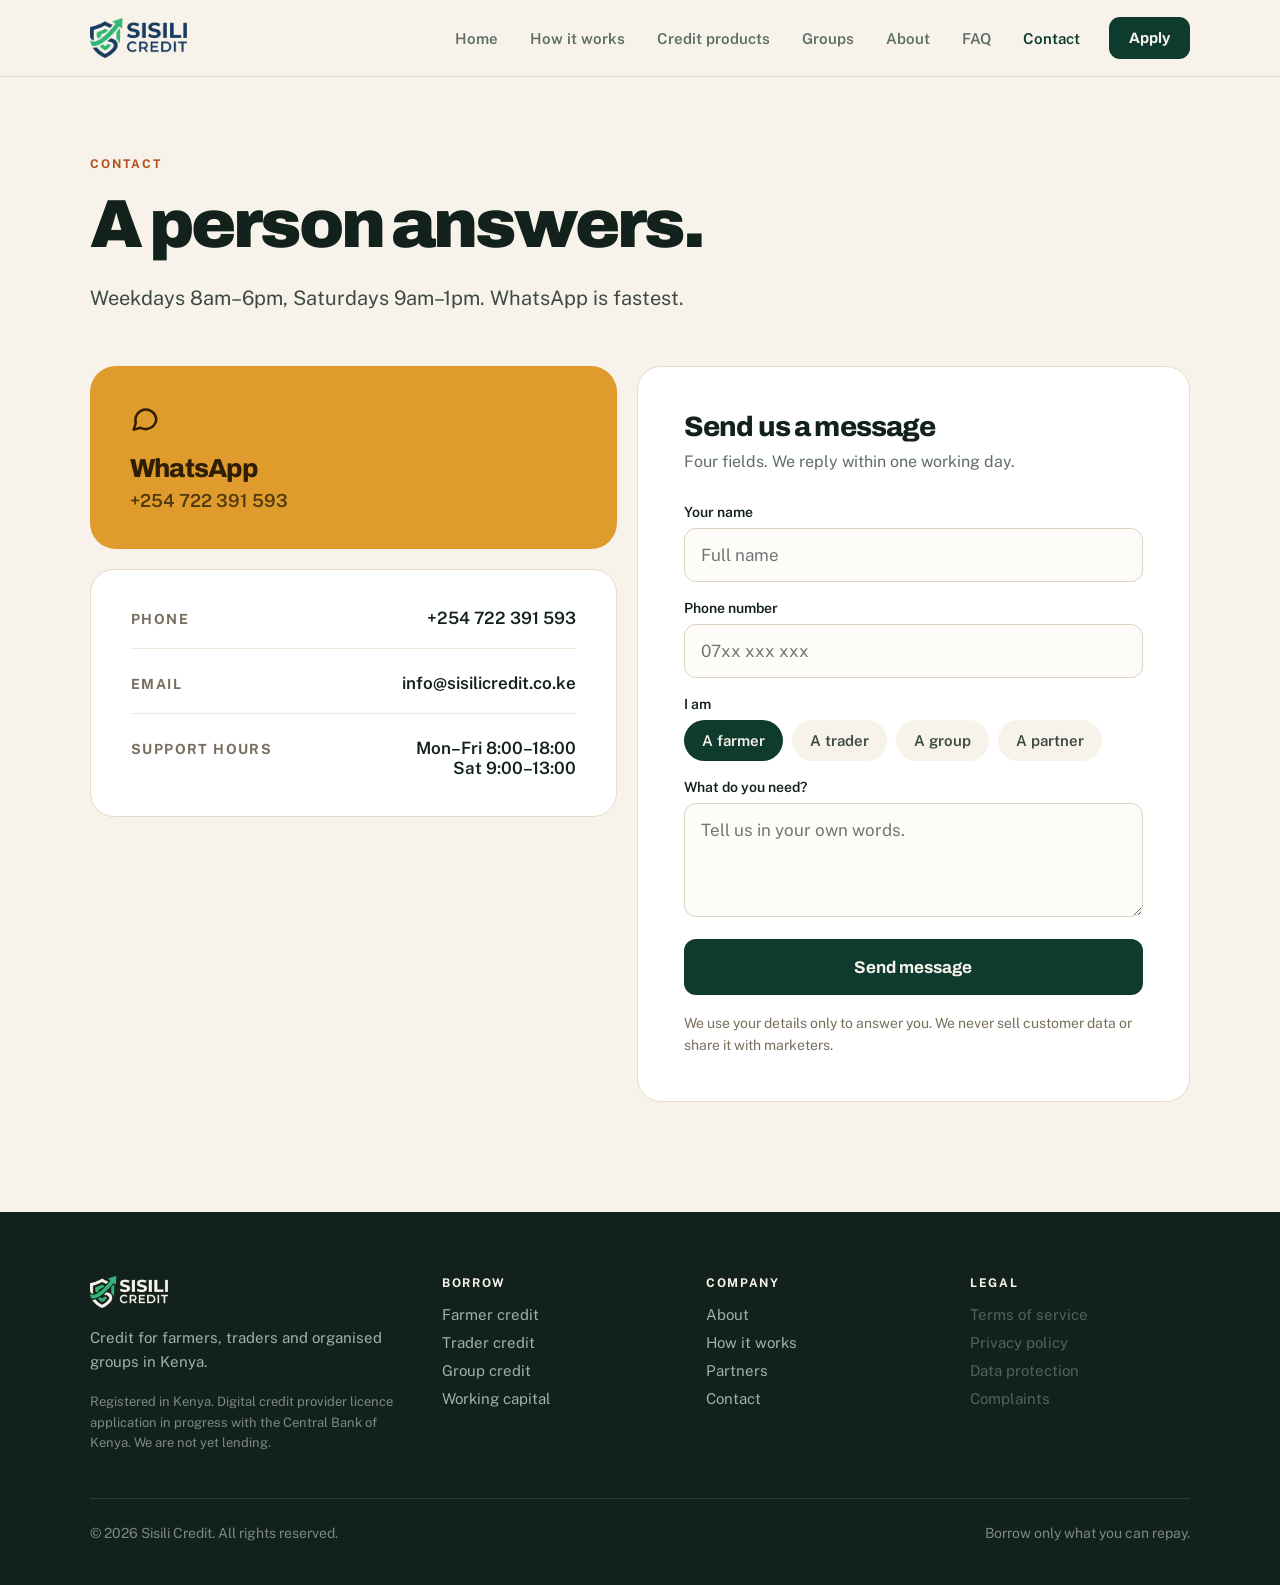
<file: contact.html>
<!DOCTYPE html>
<html lang="en">
<head>
<meta charset="utf-8">
<meta name="viewport" content="width=device-width, initial-scale=1">
<title>Contact — Sisili Credit</title>
<meta name="description" content="A person answers. Weekdays 8am–6pm, Saturdays 9am–1pm. WhatsApp is fastest.">
<meta property="og:type" content="website">
<meta property="og:site_name" content="Sisili Credit">
<meta property="og:url" content="https://sisilicredit.co.ke/contact.html">
<meta property="og:title" content="Contact — Sisili Credit">
<meta property="og:description" content="A person answers. Weekdays 8am–6pm, Saturdays 9am–1pm. WhatsApp is fastest.">
<meta property="og:image" content="https://sisilicredit.co.ke/assets/img/Hero.jpg">
<meta name="twitter:card" content="summary_large_image">
<meta name="twitter:title" content="Contact — Sisili Credit">
<meta name="twitter:description" content="A person answers. Weekdays 8am–6pm, Saturdays 9am–1pm. WhatsApp is fastest.">
<meta name="twitter:image" content="https://sisilicredit.co.ke/assets/img/Hero.jpg">
<link rel="icon" type="image/png" href="assets/img/favicon.png">
<link rel="preconnect" href="https://fonts.googleapis.com">
<link rel="preconnect" href="https://fonts.gstatic.com" crossorigin>
<link href="https://fonts.googleapis.com/css2?family=Archivo:wght@400;500;600;700;800;900&family=Public+Sans:wght@300;400;500;600;700&display=swap" rel="stylesheet">
<link rel="stylesheet" href="assets/css/style.css">
</head>
<body>
<a class="skip-link" href="#main">Skip to content</a>

<header class="site-nav">
  <div class="wrap">
    <a class="brand" href="index.html">
      <img src="assets/img/logo-nav.png" alt="Sisili Credit" style="height:40px; width:auto;" width="480" height="197" decoding="async">
    </a>
    <div style="display:flex; align-items:center; gap:6px;">
      <nav class="nav-links" data-nav-links>
        <a class="nav-link" href="index.html">Home</a>
        <a class="nav-link" href="how-it-works.html">How it works</a>
        <a class="nav-link" href="products.html">Credit products</a>
        <a class="nav-link" href="groups.html">Groups</a>
        <a class="nav-link" href="about.html">About</a>
        <a class="nav-link" href="faq.html">FAQ</a>
        <a class="nav-link is-active" href="contact.html">Contact</a>
      </nav>
      <a class="nav-apply" href="https://wa.me/254722391593" target="_blank" rel="noopener noreferrer">Apply</a>
      <button class="nav-toggle" data-nav-toggle aria-label="Toggle menu" aria-expanded="false"><span></span><span></span><span></span></button>
    </div>
  </div>
</header>

<main id="main">
  <div class="page-head">
    <div class="eyebrow">Contact</div>
    <h1 style="max-width:14ch;">A person answers.</h1>
    <p class="lede" style="max-width:54ch; margin-bottom:52px;">Weekdays 8am–6pm, Saturdays 9am–1pm. WhatsApp is fastest.</p>

    <div class="grid-2" style="display:grid; grid-template-columns:1fr 1.05fr; gap:20px;">
      <div style="display:flex; flex-direction:column; gap:20px;">
        <a class="feature-band" href="https://wa.me/254722391593" target="_blank" rel="noopener noreferrer" style="background:#E09B2D; border-radius:26px; padding:38px 40px; display:block; color:inherit;">
          <svg width="30" height="30" viewBox="0 0 24 24" fill="none" stroke="#2E1F04" stroke-width="2" stroke-linecap="round" stroke-linejoin="round" style="margin-bottom:16px;"><path d="M21 11.6a8.4 8.4 0 0 1-12.4 7.4L3 20.5l1.6-5.4A8.4 8.4 0 1 1 21 11.6Z" /></svg>
          <div style="font-family:'Archivo',sans-serif; font-weight:800; font-size:26px; letter-spacing:-0.03em; color:#2E1F04; margin-bottom:8px;">WhatsApp</div>
          <div style="font-size:18px; color:#513A0E; font-weight:600;">+254 722 391 593</div>
        </a>
        <div class="card" style="padding:38px 40px;">
          <div style="display:flex; flex-direction:column; gap:24px;">
            <div style="display:flex; justify-content:space-between; align-items:baseline; gap:20px; border-bottom:1px solid #F0EADD; padding-bottom:20px;">
              <span style="font-size:14px; font-weight:700; letter-spacing:0.1em; text-transform:uppercase; color:#786E5E;">Phone</span>
              <span style="font-size:17px; font-weight:600; text-align:right;">
                <span style="display:block;"><a href="tel:+254722391593" style="color:inherit;">+254 722 391 593</a></span>
              </span>
            </div>
            <div style="display:flex; justify-content:space-between; align-items:baseline; gap:20px; border-bottom:1px solid #F0EADD; padding-bottom:20px;">
              <span style="font-size:14px; font-weight:700; letter-spacing:0.1em; text-transform:uppercase; color:#786E5E;">Email</span>
              <span style="font-size:17px; font-weight:600; text-align:right;">
                <span style="display:block;"><a href="mailto:info@sisilicredit.co.ke" style="color:inherit;">info@sisilicredit.co.ke</a></span>
              </span>
            </div>
            <div style="display:flex; justify-content:space-between; align-items:baseline; gap:20px;">
              <span style="font-size:14px; font-weight:700; letter-spacing:0.1em; text-transform:uppercase; color:#786E5E;">Support hours</span>
              <span style="font-size:17px; font-weight:600; text-align:right;">
                <span style="display:block;">Mon–Fri 8:00–18:00</span>
                <span style="display:block;">Sat 9:00–13:00</span>
              </span>
            </div>
          </div>
        </div>
      </div>
      <div class="card" style="padding:44px 46px;">
        <h2 style="font-weight:800; font-size:28px; letter-spacing:-0.03em; margin:0 0 8px;">Send us a message</h2>
        <p style="font-size:16px; color:#606E67; margin:0 0 30px; line-height:1.55;">Four fields. We reply within one working day.</p>
        <form data-contact-form action="https://api.web3forms.com/submit" method="POST" style="display:flex; flex-direction:column; gap:18px;" novalidate>
          <input type="hidden" name="access_key" value="89141a8e-826b-4e10-939d-4e1062576f06">
          <input type="hidden" name="subject" value="New enquiry from sisilicredit.co.ke">
          <input type="hidden" name="i_am" data-iam-value value="A farmer">
          <div>
            <label class="field-label" for="name">Your name</label>
            <input class="field" type="text" id="name" name="name" placeholder="Full name" required />
          </div>
          <div>
            <label class="field-label" for="phone">Phone number</label>
            <input class="field" type="tel" id="phone" name="phone" placeholder="07xx xxx xxx" required />
          </div>
          <div>
            <label class="field-label" id="iam-label">I am</label>
            <div style="display:flex; flex-wrap:wrap; gap:9px;" role="group" aria-labelledby="iam-label" data-chip-group>
              <button type="button" class="chip is-selected">A farmer</button>
              <button type="button" class="chip">A trader</button>
              <button type="button" class="chip">A group</button>
              <button type="button" class="chip">A partner</button>
            </div>
          </div>
          <div>
            <label class="field-label" for="message">What do you need?</label>
            <textarea class="field" id="message" name="message" rows="4" placeholder="Tell us in your own words." required></textarea>
          </div>
          <button type="submit" class="btn btn-forest" style="width:100%;">Send message</button>
          <div style="font-size:14px; color:#786E5E; line-height:1.55;" data-form-status>We use your details only to answer you. We never sell customer data or share it with marketers.</div>
        </form>
      </div>
    </div>
  </div>
</main>

<footer class="site-footer">
  <div class="wrap" style="padding:64px 40px 44px;">
    <div class="footer-top">
      <div>
        <div class="footer-brand">
          <img src="assets/img/logo-footer.png" alt="Sisili Credit" style="height:32px; width:auto;" width="480" height="197" loading="lazy" decoding="async">
        </div>
        <p style="font-size:15px; line-height:1.6; margin:0 0 18px; max-width:36ch;">Credit for farmers, traders and organised groups in Kenya.</p>
        <p style="font-size:13px; line-height:1.6; margin:0; color:#7D8882;">Registered in Kenya. Digital credit provider licence application in progress with the Central Bank of Kenya. We are not yet lending.</p>
        <div class="footer-actions">
          <a class="footer-action" href="contact.html">Contact us</a>
          <a class="footer-action footer-action--wa" href="https://wa.me/254722391593" target="_blank" rel="noopener noreferrer">WhatsApp</a>
        </div>
      </div>
      <details class="footer-group">
        <summary class="footer-col-title">Borrow</summary>
        <div class="footer-links">
          <a href="products.html">Farmer credit</a>
          <a href="products.html">Trader credit</a>
          <a href="groups.html">Group credit</a>
          <a href="products.html">Working capital</a>
        </div>
      </details>
      <details class="footer-group">
        <summary class="footer-col-title">Company</summary>
        <div class="footer-links">
          <a href="about.html">About</a>
          <a href="how-it-works.html">How it works</a>
          <a href="about.html#partners">Partners</a>
          <a href="contact.html">Contact</a>
        </div>
      </details>
      <details class="footer-group">
        <summary class="footer-col-title">Legal</summary>
        <div class="footer-links">
          <span class="is-disabled" aria-disabled="true" title="Coming soon">Terms of service</span>
          <span class="is-disabled" aria-disabled="true" title="Coming soon">Privacy policy</span>
          <span class="is-disabled" aria-disabled="true" title="Coming soon">Data protection</span>
          <span class="is-disabled" aria-disabled="true" title="Coming soon">Complaints</span>
        </div>
      </details>
    </div>
    <div class="footer-bottom">
      <span>© <span data-year>2026</span> Sisili Credit. All rights reserved.</span>
      <span>Borrow only what you can repay.</span>
    </div>
  </div>
</footer>

<script src="assets/js/main.js"></script>
</body>
</html>
</file>
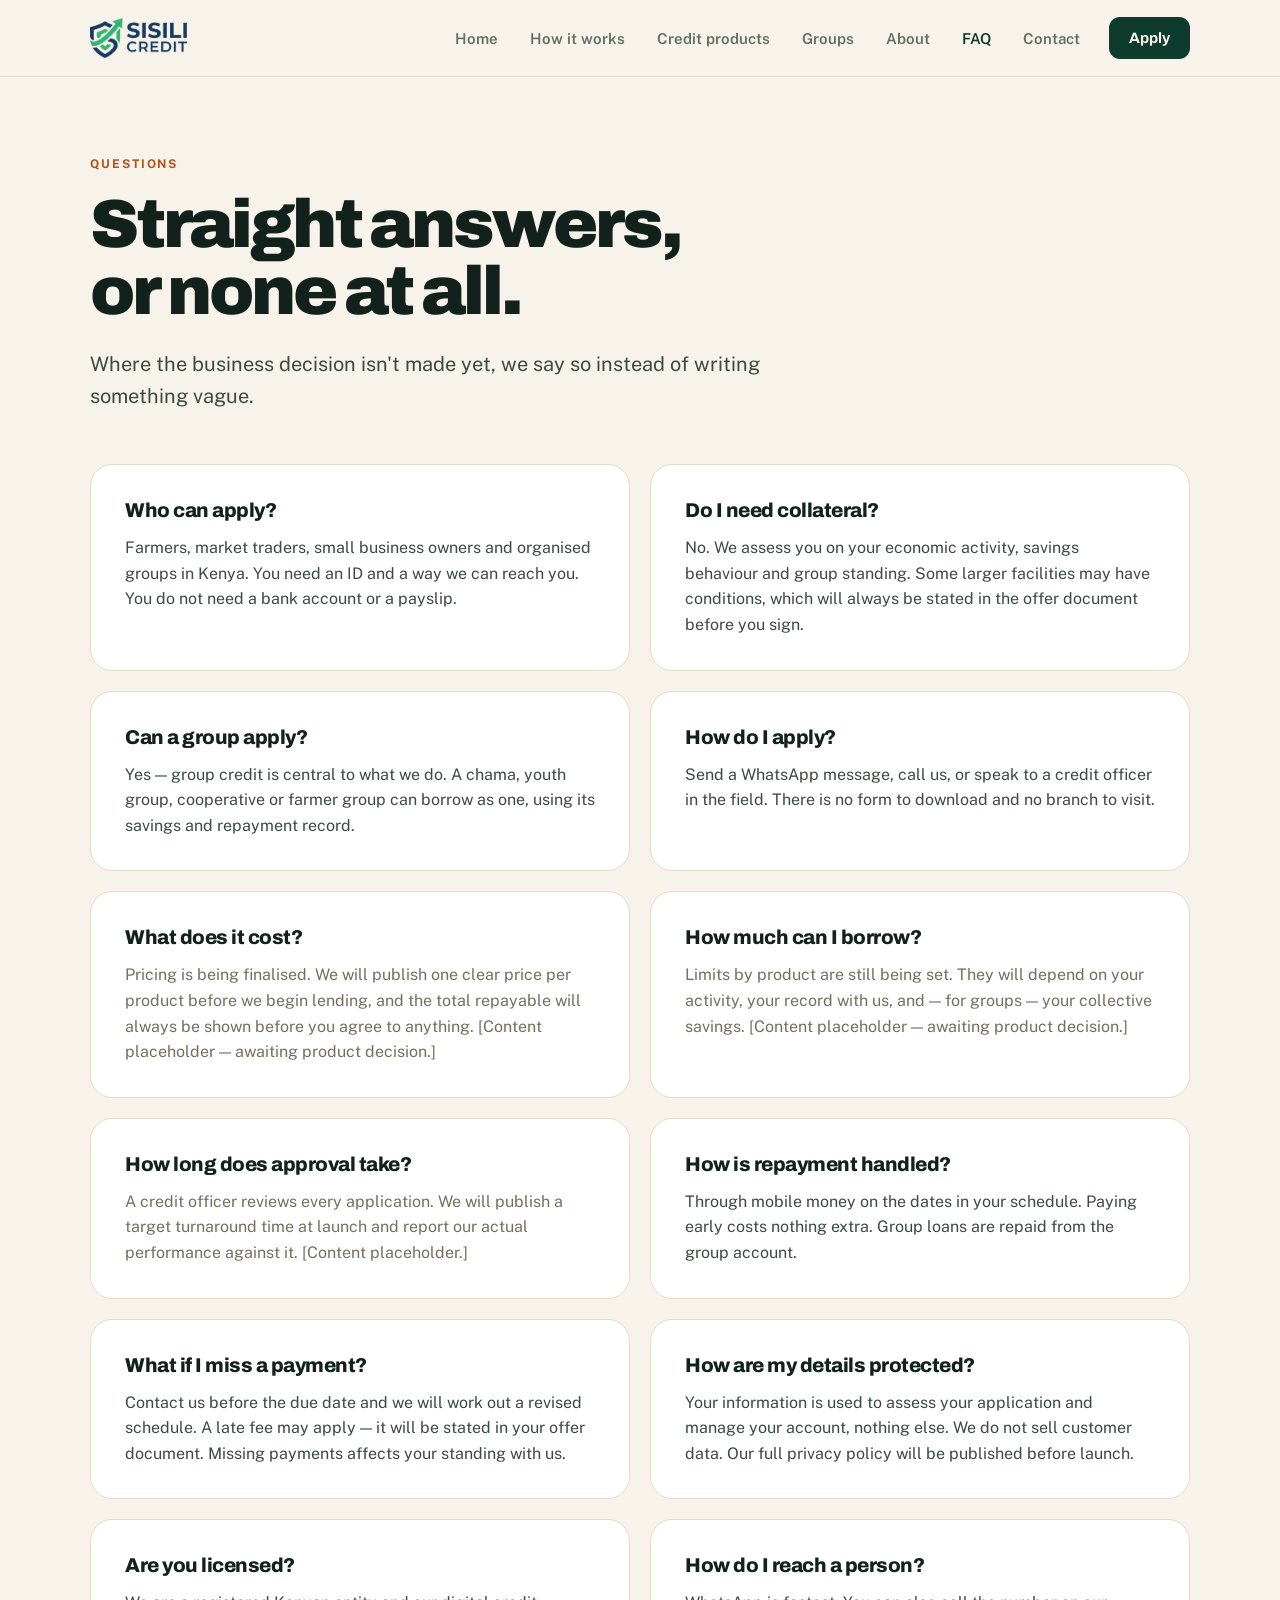
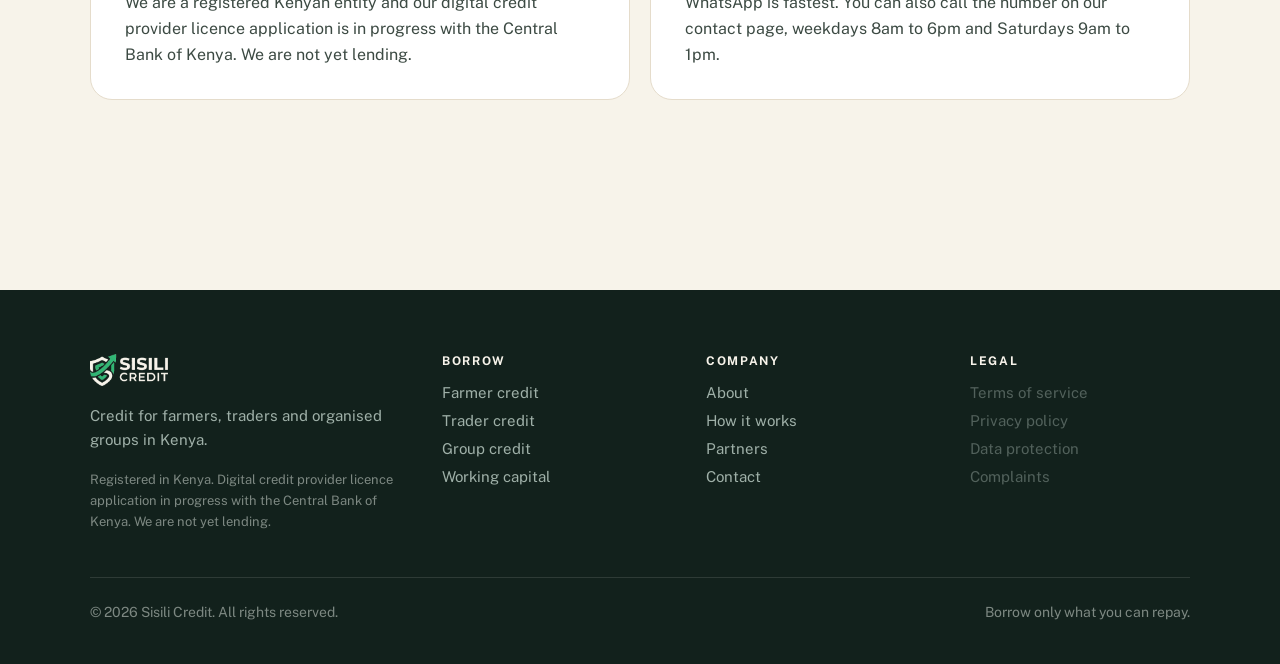
<file: faq.html>
<!DOCTYPE html>
<html lang="en">
<head>
<meta charset="utf-8">
<meta name="viewport" content="width=device-width, initial-scale=1">
<title>FAQ — Sisili Credit</title>
<meta name="description" content="Straight answers, or none at all. Where the business decision isn't made yet, we say so instead of writing something vague.">
<meta property="og:type" content="website">
<meta property="og:site_name" content="Sisili Credit">
<meta property="og:url" content="https://sisilicredit.co.ke/faq.html">
<meta property="og:title" content="FAQ — Sisili Credit">
<meta property="og:description" content="Straight answers, or none at all. Where the business decision isn't made yet, we say so instead of writing something vague.">
<meta property="og:image" content="https://sisilicredit.co.ke/assets/img/Hero.jpg">
<meta name="twitter:card" content="summary_large_image">
<meta name="twitter:title" content="FAQ — Sisili Credit">
<meta name="twitter:description" content="Straight answers, or none at all. Where the business decision isn't made yet, we say so instead of writing something vague.">
<meta name="twitter:image" content="https://sisilicredit.co.ke/assets/img/Hero.jpg">
<link rel="icon" type="image/png" href="assets/img/favicon.png">
<link rel="preconnect" href="https://fonts.googleapis.com">
<link rel="preconnect" href="https://fonts.gstatic.com" crossorigin>
<link href="https://fonts.googleapis.com/css2?family=Archivo:wght@400;500;600;700;800;900&family=Public+Sans:wght@300;400;500;600;700&display=swap" rel="stylesheet">
<link rel="stylesheet" href="assets/css/style.css">
</head>
<body>
<a class="skip-link" href="#main">Skip to content</a>

<header class="site-nav">
  <div class="wrap">
    <a class="brand" href="index.html">
      <img src="assets/img/logo-nav.png" alt="Sisili Credit" style="height:40px; width:auto;" width="480" height="197" decoding="async">
    </a>
    <div style="display:flex; align-items:center; gap:6px;">
      <nav class="nav-links" data-nav-links>
        <a class="nav-link" href="index.html">Home</a>
        <a class="nav-link" href="how-it-works.html">How it works</a>
        <a class="nav-link" href="products.html">Credit products</a>
        <a class="nav-link" href="groups.html">Groups</a>
        <a class="nav-link" href="about.html">About</a>
        <a class="nav-link is-active" href="faq.html">FAQ</a>
        <a class="nav-link" href="contact.html">Contact</a>
      </nav>
      <a class="nav-apply" href="https://wa.me/254722391593" target="_blank" rel="noopener noreferrer">Apply</a>
      <button class="nav-toggle" data-nav-toggle aria-label="Toggle menu" aria-expanded="false"><span></span><span></span><span></span></button>
    </div>
  </div>
</header>

<main id="main">
  <div class="page-head" style="padding-bottom:80px;">
    <div class="eyebrow">Questions</div>
    <h1 style="max-width:14ch;">Straight answers, or none at all.</h1>
    <p class="lede" style="margin-bottom:52px;">Where the business decision isn't made yet, we say so instead of writing something vague.</p>

    <div class="grid-2" style="display:grid; grid-template-columns:1fr 1fr; gap:20px;">
      <details class="card faq-item" style="border-radius:22px; padding:32px 34px;">
        <summary style="font-family:'Archivo',sans-serif; font-weight:800; font-size:20px; letter-spacing:-0.025em; margin-bottom:12px; line-height:1.3;">Who can apply?</summary>
        <div class="faq-answer" style="font-size:16px; color:#3C4A43; line-height:1.6;">Farmers, market traders, small business owners and organised groups in Kenya. You need an ID and a way we can reach you. You do not need a bank account or a payslip.</div>
      </details>
      <details class="card faq-item" style="border-radius:22px; padding:32px 34px;">
        <summary style="font-family:'Archivo',sans-serif; font-weight:800; font-size:20px; letter-spacing:-0.025em; margin-bottom:12px; line-height:1.3;">Do I need collateral?</summary>
        <div class="faq-answer" style="font-size:16px; color:#3C4A43; line-height:1.6;">No. We assess you on your economic activity, savings behaviour and group standing. Some larger facilities may have conditions, which will always be stated in the offer document before you sign.</div>
      </details>
      <details class="card faq-item" style="border-radius:22px; padding:32px 34px;">
        <summary style="font-family:'Archivo',sans-serif; font-weight:800; font-size:20px; letter-spacing:-0.025em; margin-bottom:12px; line-height:1.3;">Can a group apply?</summary>
        <div class="faq-answer" style="font-size:16px; color:#3C4A43; line-height:1.6;">Yes — group credit is central to what we do. A chama, youth group, cooperative or farmer group can borrow as one, using its savings and repayment record.</div>
      </details>
      <details class="card faq-item" style="border-radius:22px; padding:32px 34px;">
        <summary style="font-family:'Archivo',sans-serif; font-weight:800; font-size:20px; letter-spacing:-0.025em; margin-bottom:12px; line-height:1.3;">How do I apply?</summary>
        <div class="faq-answer" style="font-size:16px; color:#3C4A43; line-height:1.6;">Send a WhatsApp message, call us, or speak to a credit officer in the field. There is no form to download and no branch to visit.</div>
      </details>
      <details class="card faq-item" style="border-radius:22px; padding:32px 34px;">
        <summary style="font-family:'Archivo',sans-serif; font-weight:800; font-size:20px; letter-spacing:-0.025em; margin-bottom:12px; line-height:1.3;">What does it cost?</summary>
        <div class="faq-answer" style="font-size:16px; color:#786E5E; line-height:1.6;">Pricing is being finalised. We will publish one clear price per product before we begin lending, and the total repayable will always be shown before you agree to anything. [Content placeholder — awaiting product decision.]</div>
      </details>
      <details class="card faq-item" style="border-radius:22px; padding:32px 34px;">
        <summary style="font-family:'Archivo',sans-serif; font-weight:800; font-size:20px; letter-spacing:-0.025em; margin-bottom:12px; line-height:1.3;">How much can I borrow?</summary>
        <div class="faq-answer" style="font-size:16px; color:#786E5E; line-height:1.6;">Limits by product are still being set. They will depend on your activity, your record with us, and — for groups — your collective savings. [Content placeholder — awaiting product decision.]</div>
      </details>
      <details class="card faq-item" style="border-radius:22px; padding:32px 34px;">
        <summary style="font-family:'Archivo',sans-serif; font-weight:800; font-size:20px; letter-spacing:-0.025em; margin-bottom:12px; line-height:1.3;">How long does approval take?</summary>
        <div class="faq-answer" style="font-size:16px; color:#786E5E; line-height:1.6;">A credit officer reviews every application. We will publish a target turnaround time at launch and report our actual performance against it. [Content placeholder.]</div>
      </details>
      <details class="card faq-item" style="border-radius:22px; padding:32px 34px;">
        <summary style="font-family:'Archivo',sans-serif; font-weight:800; font-size:20px; letter-spacing:-0.025em; margin-bottom:12px; line-height:1.3;">How is repayment handled?</summary>
        <div class="faq-answer" style="font-size:16px; color:#3C4A43; line-height:1.6;">Through mobile money on the dates in your schedule. Paying early costs nothing extra. Group loans are repaid from the group account.</div>
      </details>
      <details class="card faq-item" style="border-radius:22px; padding:32px 34px;">
        <summary style="font-family:'Archivo',sans-serif; font-weight:800; font-size:20px; letter-spacing:-0.025em; margin-bottom:12px; line-height:1.3;">What if I miss a payment?</summary>
        <div class="faq-answer" style="font-size:16px; color:#3C4A43; line-height:1.6;">Contact us before the due date and we will work out a revised schedule. A late fee may apply — it will be stated in your offer document. Missing payments affects your standing with us.</div>
      </details>
      <details class="card faq-item" style="border-radius:22px; padding:32px 34px;">
        <summary style="font-family:'Archivo',sans-serif; font-weight:800; font-size:20px; letter-spacing:-0.025em; margin-bottom:12px; line-height:1.3;">How are my details protected?</summary>
        <div class="faq-answer" style="font-size:16px; color:#3C4A43; line-height:1.6;">Your information is used to assess your application and manage your account, nothing else. We do not sell customer data. Our full privacy policy will be published before launch.</div>
      </details>
      <details class="card faq-item" style="border-radius:22px; padding:32px 34px;">
        <summary style="font-family:'Archivo',sans-serif; font-weight:800; font-size:20px; letter-spacing:-0.025em; margin-bottom:12px; line-height:1.3;">Are you licensed?</summary>
        <div class="faq-answer" style="font-size:16px; color:#3C4A43; line-height:1.6;">We are a registered Kenyan entity and our digital credit provider licence application is in progress with the Central Bank of Kenya. We are not yet lending.</div>
      </details>
      <details class="card faq-item" style="border-radius:22px; padding:32px 34px;">
        <summary style="font-family:'Archivo',sans-serif; font-weight:800; font-size:20px; letter-spacing:-0.025em; margin-bottom:12px; line-height:1.3;">How do I reach a person?</summary>
        <div class="faq-answer" style="font-size:16px; color:#3C4A43; line-height:1.6;">WhatsApp is fastest. You can also call the number on our contact page, weekdays 8am to 6pm and Saturdays 9am to 1pm.</div>
      </details>
    </div>
  </div>
</main>

<footer class="site-footer">
  <div class="wrap" style="padding:64px 40px 44px;">
    <div class="footer-top">
      <div>
        <div class="footer-brand">
          <img src="assets/img/logo-footer.png" alt="Sisili Credit" style="height:32px; width:auto;" width="480" height="197" loading="lazy" decoding="async">
        </div>
        <p style="font-size:15px; line-height:1.6; margin:0 0 18px; max-width:36ch;">Credit for farmers, traders and organised groups in Kenya.</p>
        <p style="font-size:13px; line-height:1.6; margin:0; color:#7D8882;">Registered in Kenya. Digital credit provider licence application in progress with the Central Bank of Kenya. We are not yet lending.</p>
        <div class="footer-actions">
          <a class="footer-action" href="contact.html">Contact us</a>
          <a class="footer-action footer-action--wa" href="https://wa.me/254722391593" target="_blank" rel="noopener noreferrer">WhatsApp</a>
        </div>
      </div>
      <details class="footer-group">
        <summary class="footer-col-title">Borrow</summary>
        <div class="footer-links">
          <a href="products.html">Farmer credit</a>
          <a href="products.html">Trader credit</a>
          <a href="groups.html">Group credit</a>
          <a href="products.html">Working capital</a>
        </div>
      </details>
      <details class="footer-group">
        <summary class="footer-col-title">Company</summary>
        <div class="footer-links">
          <a href="about.html">About</a>
          <a href="how-it-works.html">How it works</a>
          <a href="about.html#partners">Partners</a>
          <a href="contact.html">Contact</a>
        </div>
      </details>
      <details class="footer-group">
        <summary class="footer-col-title">Legal</summary>
        <div class="footer-links">
          <span class="is-disabled" aria-disabled="true" title="Coming soon">Terms of service</span>
          <span class="is-disabled" aria-disabled="true" title="Coming soon">Privacy policy</span>
          <span class="is-disabled" aria-disabled="true" title="Coming soon">Data protection</span>
          <span class="is-disabled" aria-disabled="true" title="Coming soon">Complaints</span>
        </div>
      </details>
    </div>
    <div class="footer-bottom">
      <span>© <span data-year>2026</span> Sisili Credit. All rights reserved.</span>
      <span>Borrow only what you can repay.</span>
    </div>
  </div>
</footer>

<script src="assets/js/main.js"></script>
</body>
</html>
</file>
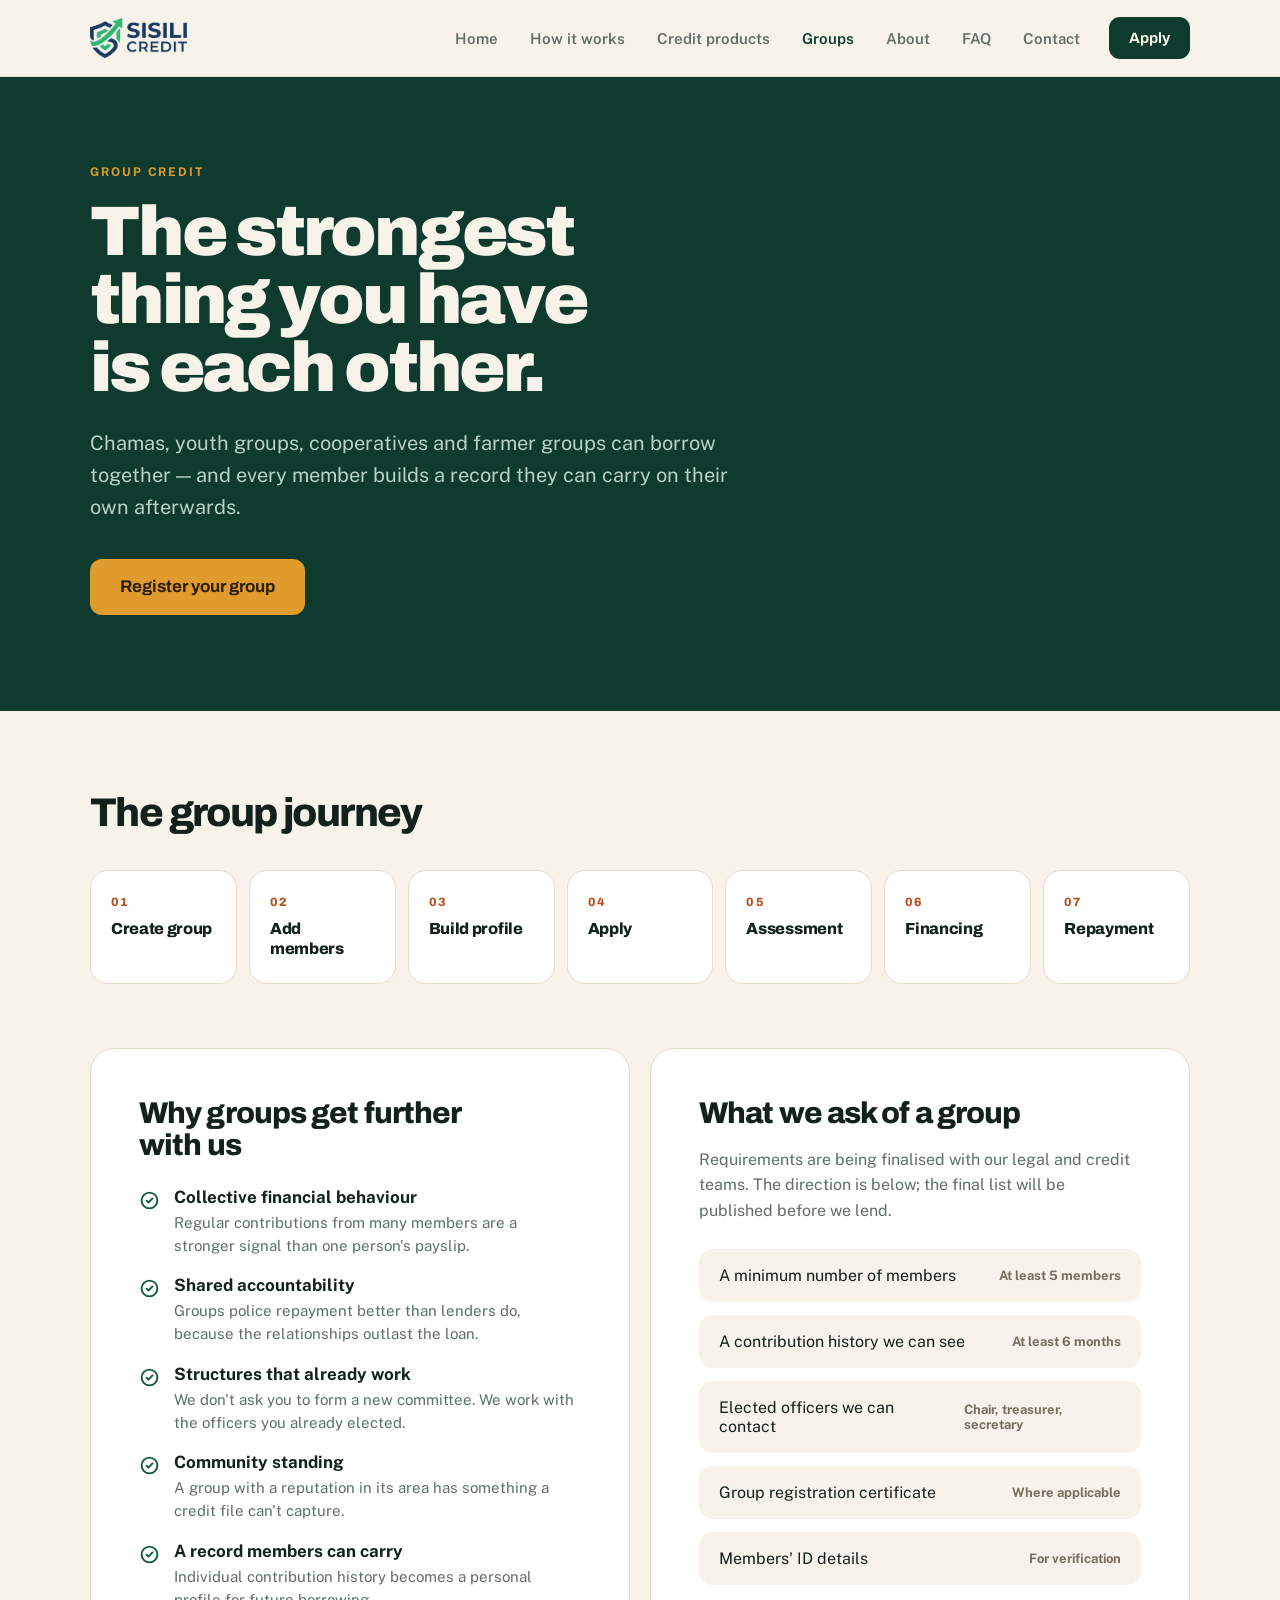
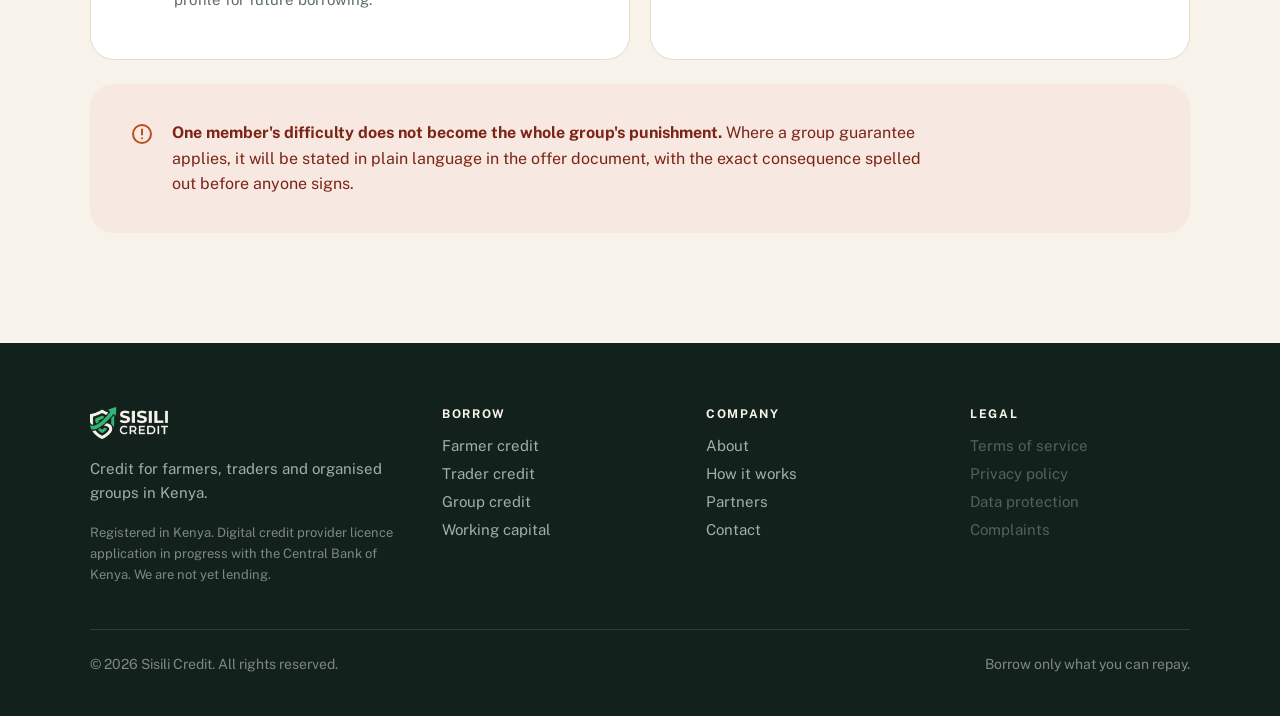
<file: groups.html>
<!DOCTYPE html>
<html lang="en">
<head>
<meta charset="utf-8">
<meta name="viewport" content="width=device-width, initial-scale=1">
<title>Group credit — Sisili Credit</title>
<meta name="description" content="Chamas, youth groups, cooperatives and farmer groups can borrow together — and every member builds a record they can carry on their own afterwards.">
<meta property="og:type" content="website">
<meta property="og:site_name" content="Sisili Credit">
<meta property="og:url" content="https://sisilicredit.co.ke/groups.html">
<meta property="og:title" content="Group credit — Sisili Credit">
<meta property="og:description" content="Chamas, youth groups, cooperatives and farmer groups can borrow together — and every member builds a record they can carry on their own afterwards.">
<meta property="og:image" content="https://sisilicredit.co.ke/assets/img/Hero.jpg">
<meta name="twitter:card" content="summary_large_image">
<meta name="twitter:title" content="Group credit — Sisili Credit">
<meta name="twitter:description" content="Chamas, youth groups, cooperatives and farmer groups can borrow together — and every member builds a record they can carry on their own afterwards.">
<meta name="twitter:image" content="https://sisilicredit.co.ke/assets/img/Hero.jpg">
<link rel="icon" type="image/png" href="assets/img/favicon.png">
<link rel="preconnect" href="https://fonts.googleapis.com">
<link rel="preconnect" href="https://fonts.gstatic.com" crossorigin>
<link href="https://fonts.googleapis.com/css2?family=Archivo:wght@400;500;600;700;800;900&family=Public+Sans:wght@300;400;500;600;700&display=swap" rel="stylesheet">
<link rel="stylesheet" href="assets/css/style.css">
</head>
<body>
<a class="skip-link" href="#main">Skip to content</a>

<header class="site-nav">
  <div class="wrap">
    <a class="brand" href="index.html">
      <img src="assets/img/logo-nav.png" alt="Sisili Credit" style="height:40px; width:auto;" width="480" height="197" decoding="async">
    </a>
    <div style="display:flex; align-items:center; gap:6px;">
      <nav class="nav-links" data-nav-links>
        <a class="nav-link" href="index.html">Home</a>
        <a class="nav-link" href="how-it-works.html">How it works</a>
        <a class="nav-link" href="products.html">Credit products</a>
        <a class="nav-link is-active" href="groups.html">Groups</a>
        <a class="nav-link" href="about.html">About</a>
        <a class="nav-link" href="faq.html">FAQ</a>
        <a class="nav-link" href="contact.html">Contact</a>
      </nav>
      <a class="nav-apply" href="https://wa.me/254722391593" target="_blank" rel="noopener noreferrer">Apply</a>
      <button class="nav-toggle" data-nav-toggle aria-label="Toggle menu" aria-expanded="false"><span></span><span></span><span></span></button>
    </div>
  </div>
</header>

<main id="main">
  <div style="background:#0E3B2E;">
    <div class="wrap" style="padding:88px 40px 96px;">
      <div class="eyebrow on-dark">Group credit</div>
      <h1 style="font-weight:900; font-size:70px; line-height:0.97; letter-spacing:-0.045em; color:#F7F3EA; margin:0 0 24px; max-width:15ch; text-wrap:balance;">The strongest thing you have is each other.</h1>
      <p style="font-size:20px; color:#B7D3C6; line-height:1.6; max-width:54ch; margin:0 0 36px;">Chamas, youth groups, cooperatives and farmer groups can borrow together — and every member builds a record they can carry on their own afterwards.</p>
      <a class="btn btn-ochre" href="contact.html">Register your group</a>
    </div>
  </div>

  <div class="wrap" style="padding:80px 40px 0;">
    <h2 style="font-weight:800; font-size:40px; letter-spacing:-0.04em; margin:0 0 36px;">The group journey</h2>
    <div class="grid-7 m-2col" style="display:grid; grid-template-columns:repeat(7,1fr); gap:12px; margin-bottom:64px;">
      <div class="card" style="border-radius:18px; padding:24px 20px; display:flex; flex-direction:column; gap:10px;">
        <span style="font-family:'Archivo',sans-serif; font-weight:800; font-size:12px; color:#B6501D; letter-spacing:0.1em;">01</span>
        <span style="font-family:'Archivo',sans-serif; font-weight:800; font-size:16px; letter-spacing:-0.02em; line-height:1.25;">Create group</span>
      </div>
      <div class="card" style="border-radius:18px; padding:24px 20px; display:flex; flex-direction:column; gap:10px;">
        <span style="font-family:'Archivo',sans-serif; font-weight:800; font-size:12px; color:#B6501D; letter-spacing:0.1em;">02</span>
        <span style="font-family:'Archivo',sans-serif; font-weight:800; font-size:16px; letter-spacing:-0.02em; line-height:1.25;">Add members</span>
      </div>
      <div class="card" style="border-radius:18px; padding:24px 20px; display:flex; flex-direction:column; gap:10px;">
        <span style="font-family:'Archivo',sans-serif; font-weight:800; font-size:12px; color:#B6501D; letter-spacing:0.1em;">03</span>
        <span style="font-family:'Archivo',sans-serif; font-weight:800; font-size:16px; letter-spacing:-0.02em; line-height:1.25;">Build profile</span>
      </div>
      <div class="card" style="border-radius:18px; padding:24px 20px; display:flex; flex-direction:column; gap:10px;">
        <span style="font-family:'Archivo',sans-serif; font-weight:800; font-size:12px; color:#B6501D; letter-spacing:0.1em;">04</span>
        <span style="font-family:'Archivo',sans-serif; font-weight:800; font-size:16px; letter-spacing:-0.02em; line-height:1.25;">Apply</span>
      </div>
      <div class="card" style="border-radius:18px; padding:24px 20px; display:flex; flex-direction:column; gap:10px;">
        <span style="font-family:'Archivo',sans-serif; font-weight:800; font-size:12px; color:#B6501D; letter-spacing:0.1em;">05</span>
        <span style="font-family:'Archivo',sans-serif; font-weight:800; font-size:16px; letter-spacing:-0.02em; line-height:1.25;">Assessment</span>
      </div>
      <div class="card" style="border-radius:18px; padding:24px 20px; display:flex; flex-direction:column; gap:10px;">
        <span style="font-family:'Archivo',sans-serif; font-weight:800; font-size:12px; color:#B6501D; letter-spacing:0.1em;">06</span>
        <span style="font-family:'Archivo',sans-serif; font-weight:800; font-size:16px; letter-spacing:-0.02em; line-height:1.25;">Financing</span>
      </div>
      <div class="card" style="border-radius:18px; padding:24px 20px; display:flex; flex-direction:column; gap:10px;">
        <span style="font-family:'Archivo',sans-serif; font-weight:800; font-size:12px; color:#B6501D; letter-spacing:0.1em;">07</span>
        <span style="font-family:'Archivo',sans-serif; font-weight:800; font-size:16px; letter-spacing:-0.02em; line-height:1.25;">Repayment</span>
      </div>
    </div>

    <div class="grid-2" style="display:grid; grid-template-columns:1fr 1fr; gap:20px; margin-bottom:24px;">
      <div class="card" style="padding:48px;">
        <h3 style="font-weight:800; font-size:30px; letter-spacing:-0.03em; margin:0 0 18px; max-width:18ch;">Why groups get further with us</h3>
        <div style="display:flex; flex-direction:column; gap:18px; margin-top:26px;">
          <div style="display:flex; gap:14px; align-items:flex-start;">
            <svg class="check" width="21" height="21" viewBox="0 0 24 24" fill="none" stroke="#0F5C46" stroke-width="2.2" stroke-linecap="round" stroke-linejoin="round" style="margin-top:3px;"><circle cx="12" cy="12" r="9" /><path d="m8.6 12.2 2.2 2.2 4.6-4.8" /></svg>
            <div><div style="font-weight:700; font-size:17px; margin-bottom:4px;">Collective financial behaviour</div><div style="font-size:15px; color:#606E67; line-height:1.55;">Regular contributions from many members are a stronger signal than one person's payslip.</div></div>
          </div>
          <div style="display:flex; gap:14px; align-items:flex-start;">
            <svg class="check" width="21" height="21" viewBox="0 0 24 24" fill="none" stroke="#0F5C46" stroke-width="2.2" stroke-linecap="round" stroke-linejoin="round" style="margin-top:3px;"><circle cx="12" cy="12" r="9" /><path d="m8.6 12.2 2.2 2.2 4.6-4.8" /></svg>
            <div><div style="font-weight:700; font-size:17px; margin-bottom:4px;">Shared accountability</div><div style="font-size:15px; color:#606E67; line-height:1.55;">Groups police repayment better than lenders do, because the relationships outlast the loan.</div></div>
          </div>
          <div style="display:flex; gap:14px; align-items:flex-start;">
            <svg class="check" width="21" height="21" viewBox="0 0 24 24" fill="none" stroke="#0F5C46" stroke-width="2.2" stroke-linecap="round" stroke-linejoin="round" style="margin-top:3px;"><circle cx="12" cy="12" r="9" /><path d="m8.6 12.2 2.2 2.2 4.6-4.8" /></svg>
            <div><div style="font-weight:700; font-size:17px; margin-bottom:4px;">Structures that already work</div><div style="font-size:15px; color:#606E67; line-height:1.55;">We don't ask you to form a new committee. We work with the officers you already elected.</div></div>
          </div>
          <div style="display:flex; gap:14px; align-items:flex-start;">
            <svg class="check" width="21" height="21" viewBox="0 0 24 24" fill="none" stroke="#0F5C46" stroke-width="2.2" stroke-linecap="round" stroke-linejoin="round" style="margin-top:3px;"><circle cx="12" cy="12" r="9" /><path d="m8.6 12.2 2.2 2.2 4.6-4.8" /></svg>
            <div><div style="font-weight:700; font-size:17px; margin-bottom:4px;">Community standing</div><div style="font-size:15px; color:#606E67; line-height:1.55;">A group with a reputation in its area has something a credit file can't capture.</div></div>
          </div>
          <div style="display:flex; gap:14px; align-items:flex-start;">
            <svg class="check" width="21" height="21" viewBox="0 0 24 24" fill="none" stroke="#0F5C46" stroke-width="2.2" stroke-linecap="round" stroke-linejoin="round" style="margin-top:3px;"><circle cx="12" cy="12" r="9" /><path d="m8.6 12.2 2.2 2.2 4.6-4.8" /></svg>
            <div><div style="font-weight:700; font-size:17px; margin-bottom:4px;">A record members can carry</div><div style="font-size:15px; color:#606E67; line-height:1.55;">Individual contribution history becomes a personal profile for future borrowing.</div></div>
          </div>
        </div>
      </div>
      <div class="card" style="padding:48px;">
        <h3 style="font-weight:800; font-size:30px; letter-spacing:-0.03em; margin:0 0 18px; max-width:20ch;">What we ask of a group</h3>
        <p style="font-size:16px; color:#606E67; line-height:1.6; margin:0 0 26px;">Requirements are being finalised with our legal and credit teams. The direction is below; the final list will be published before we lend.</p>
        <div style="display:flex; flex-direction:column; gap:13px;">
          <div style="background:#F7F3EA; border-radius:14px; padding:17px 20px; font-size:16px; display:flex; justify-content:space-between; align-items:center; gap:16px;">
            <span>A minimum number of members</span>
            <span style="font-size:13px; font-weight:700; color:#786E5E;">At least 5 members</span>
          </div>
          <div style="background:#F7F3EA; border-radius:14px; padding:17px 20px; font-size:16px; display:flex; justify-content:space-between; align-items:center; gap:16px;">
            <span>A contribution history we can see</span>
            <span style="font-size:13px; font-weight:700; color:#786E5E;">At least 6 months</span>
          </div>
          <div style="background:#F7F3EA; border-radius:14px; padding:17px 20px; font-size:16px; display:flex; justify-content:space-between; align-items:center; gap:16px;">
            <span>Elected officers we can contact</span>
            <span style="font-size:13px; font-weight:700; color:#786E5E;">Chair, treasurer, secretary</span>
          </div>
          <div style="background:#F7F3EA; border-radius:14px; padding:17px 20px; font-size:16px; display:flex; justify-content:space-between; align-items:center; gap:16px;">
            <span>Group registration certificate</span>
            <span style="font-size:13px; font-weight:700; color:#786E5E;">Where applicable</span>
          </div>
          <div style="background:#F7F3EA; border-radius:14px; padding:17px 20px; font-size:16px; display:flex; justify-content:space-between; align-items:center; gap:16px;">
            <span>Members' ID details</span>
            <span style="font-size:13px; font-weight:700; color:#786E5E;">For verification</span>
          </div>
        </div>
      </div>
    </div>

    <div class="feature-band" style="background:#F7E9E1; border-radius:24px; padding:36px 40px; display:flex; gap:18px; align-items:flex-start;">
      <svg width="24" height="24" viewBox="0 0 24 24" fill="none" stroke="#B6501D" stroke-width="2" stroke-linecap="round" style="flex-shrink:0; margin-top:2px;"><circle cx="12" cy="12" r="9" /><path d="M12 7.5v5M12 16.2v.1" /></svg>
      <div style="font-size:16px; color:#7C2415; line-height:1.6; max-width:76ch;"><strong>One member's difficulty does not become the whole group's punishment.</strong> Where a group guarantee applies, it will be stated in plain language in the offer document, with the exact consequence spelled out before anyone signs.</div>
    </div>
  </div>
</main>

<footer class="site-footer">
  <div class="wrap" style="padding:64px 40px 44px;">
    <div class="footer-top">
      <div>
        <div class="footer-brand">
          <img src="assets/img/logo-footer.png" alt="Sisili Credit" style="height:32px; width:auto;" width="480" height="197" loading="lazy" decoding="async">
        </div>
        <p style="font-size:15px; line-height:1.6; margin:0 0 18px; max-width:36ch;">Credit for farmers, traders and organised groups in Kenya.</p>
        <p style="font-size:13px; line-height:1.6; margin:0; color:#7D8882;">Registered in Kenya. Digital credit provider licence application in progress with the Central Bank of Kenya. We are not yet lending.</p>
        <div class="footer-actions">
          <a class="footer-action" href="contact.html">Contact us</a>
          <a class="footer-action footer-action--wa" href="https://wa.me/254722391593" target="_blank" rel="noopener noreferrer">WhatsApp</a>
        </div>
      </div>
      <details class="footer-group">
        <summary class="footer-col-title">Borrow</summary>
        <div class="footer-links">
          <a href="products.html">Farmer credit</a>
          <a href="products.html">Trader credit</a>
          <a href="groups.html">Group credit</a>
          <a href="products.html">Working capital</a>
        </div>
      </details>
      <details class="footer-group">
        <summary class="footer-col-title">Company</summary>
        <div class="footer-links">
          <a href="about.html">About</a>
          <a href="how-it-works.html">How it works</a>
          <a href="about.html#partners">Partners</a>
          <a href="contact.html">Contact</a>
        </div>
      </details>
      <details class="footer-group">
        <summary class="footer-col-title">Legal</summary>
        <div class="footer-links">
          <span class="is-disabled" aria-disabled="true" title="Coming soon">Terms of service</span>
          <span class="is-disabled" aria-disabled="true" title="Coming soon">Privacy policy</span>
          <span class="is-disabled" aria-disabled="true" title="Coming soon">Data protection</span>
          <span class="is-disabled" aria-disabled="true" title="Coming soon">Complaints</span>
        </div>
      </details>
    </div>
    <div class="footer-bottom">
      <span>© <span data-year>2026</span> Sisili Credit. All rights reserved.</span>
      <span>Borrow only what you can repay.</span>
    </div>
  </div>
</footer>

<script src="assets/js/main.js"></script>
</body>
</html>
</file>
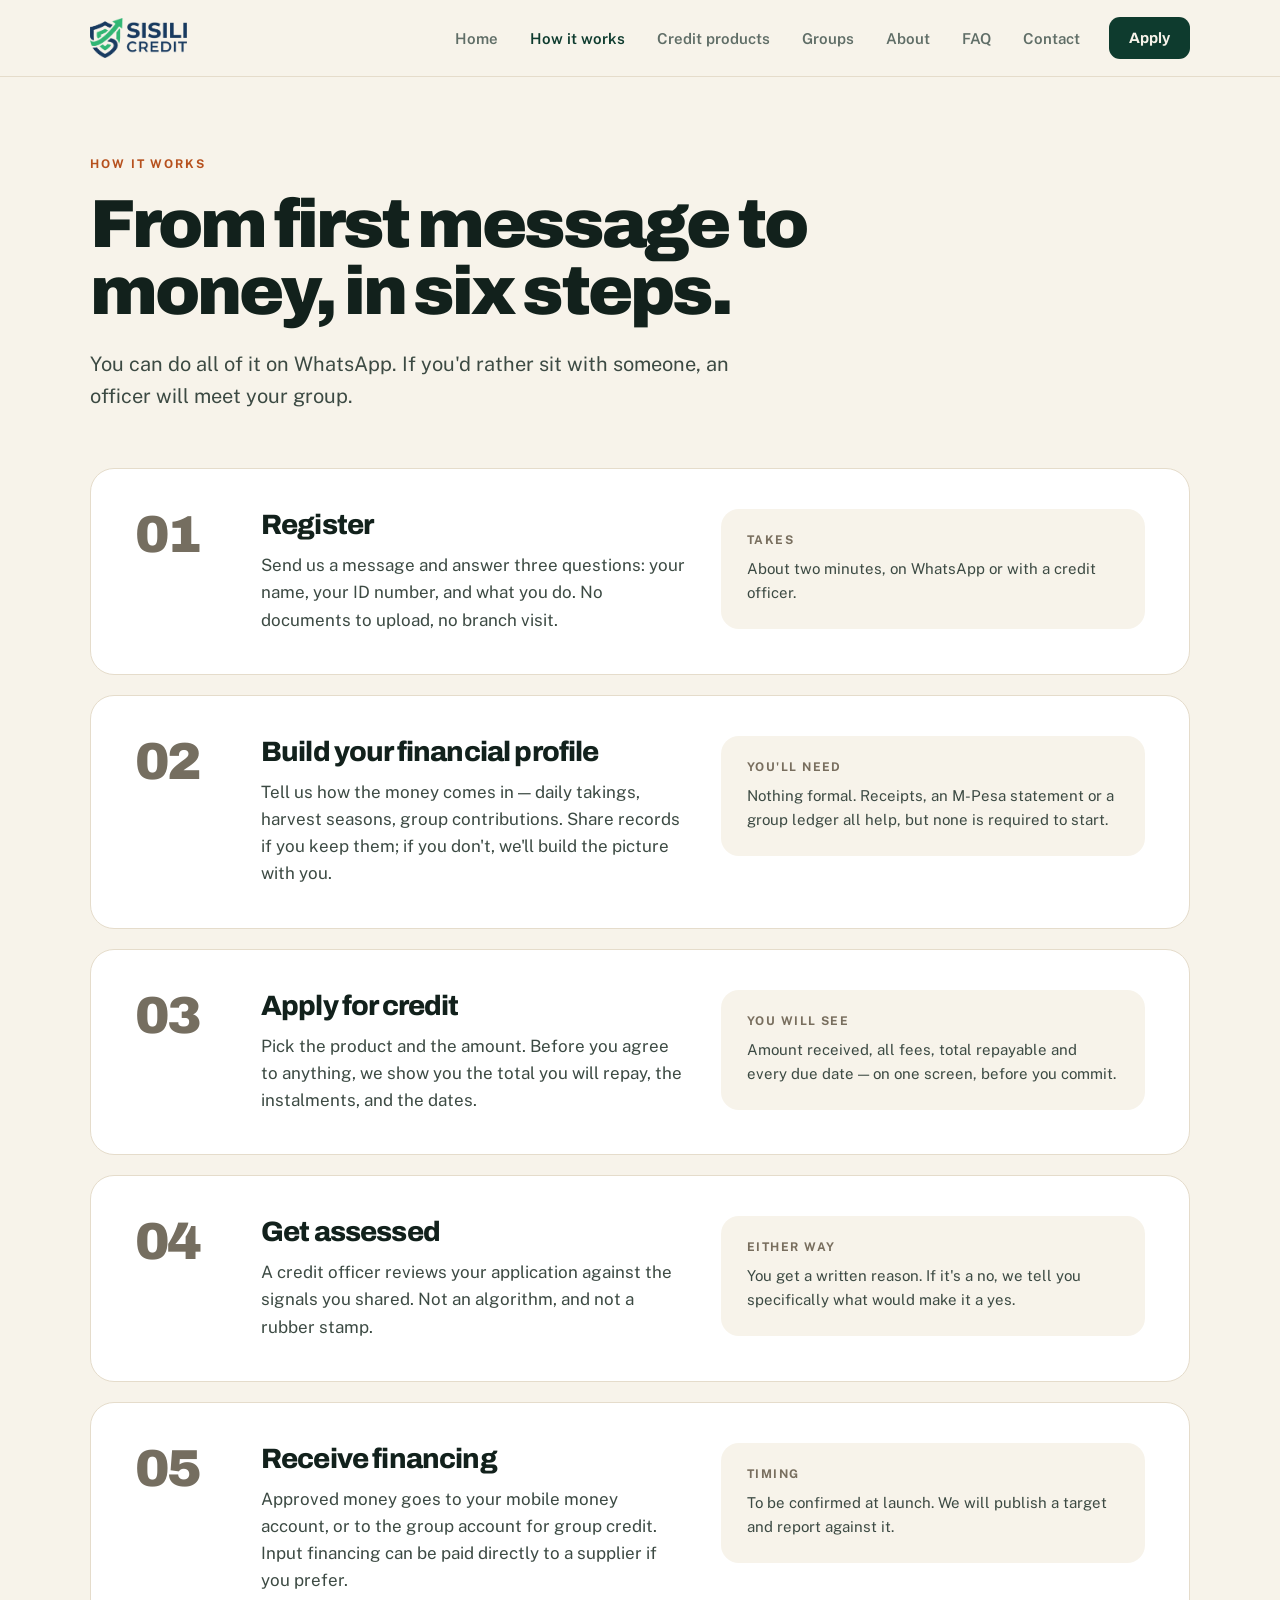
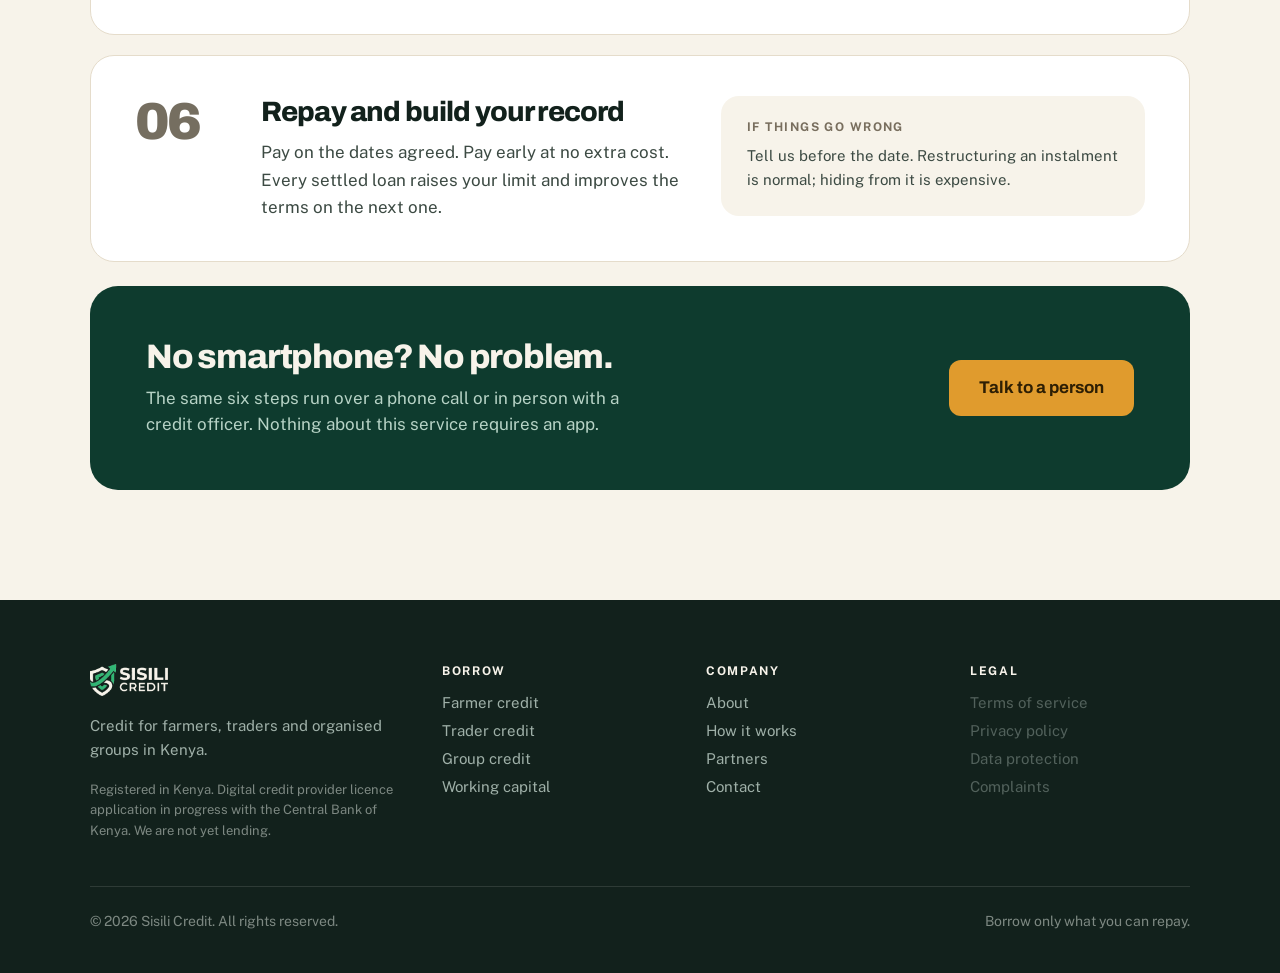
<file: how-it-works.html>
<!DOCTYPE html>
<html lang="en">
<head>
<meta charset="utf-8">
<meta name="viewport" content="width=device-width, initial-scale=1">
<title>How it works — Sisili Credit</title>
<meta name="description" content="From first message to money, in six steps. You can do all of it on WhatsApp, or in person with a credit officer — no smartphone required.">
<meta property="og:type" content="website">
<meta property="og:site_name" content="Sisili Credit">
<meta property="og:url" content="https://sisilicredit.co.ke/how-it-works.html">
<meta property="og:title" content="How it works — Sisili Credit">
<meta property="og:description" content="From first message to money, in six steps. You can do all of it on WhatsApp, or in person with a credit officer — no smartphone required.">
<meta property="og:image" content="https://sisilicredit.co.ke/assets/img/Hero.jpg">
<meta name="twitter:card" content="summary_large_image">
<meta name="twitter:title" content="How it works — Sisili Credit">
<meta name="twitter:description" content="From first message to money, in six steps. You can do all of it on WhatsApp, or in person with a credit officer — no smartphone required.">
<meta name="twitter:image" content="https://sisilicredit.co.ke/assets/img/Hero.jpg">
<link rel="icon" type="image/png" href="assets/img/favicon.png">
<link rel="preconnect" href="https://fonts.googleapis.com">
<link rel="preconnect" href="https://fonts.gstatic.com" crossorigin>
<link href="https://fonts.googleapis.com/css2?family=Archivo:wght@400;500;600;700;800;900&family=Public+Sans:wght@300;400;500;600;700&display=swap" rel="stylesheet">
<link rel="stylesheet" href="assets/css/style.css">
</head>
<body>
<a class="skip-link" href="#main">Skip to content</a>

<header class="site-nav">
  <div class="wrap">
    <a class="brand" href="index.html">
      <img src="assets/img/logo-nav.png" alt="Sisili Credit" style="height:40px; width:auto;" width="480" height="197" decoding="async">
    </a>
    <div style="display:flex; align-items:center; gap:6px;">
      <nav class="nav-links" data-nav-links>
        <a class="nav-link" href="index.html">Home</a>
        <a class="nav-link is-active" href="how-it-works.html">How it works</a>
        <a class="nav-link" href="products.html">Credit products</a>
        <a class="nav-link" href="groups.html">Groups</a>
        <a class="nav-link" href="about.html">About</a>
        <a class="nav-link" href="faq.html">FAQ</a>
        <a class="nav-link" href="contact.html">Contact</a>
      </nav>
      <a class="nav-apply" href="https://wa.me/254722391593" target="_blank" rel="noopener noreferrer">Apply</a>
      <button class="nav-toggle" data-nav-toggle aria-label="Toggle menu" aria-expanded="false"><span></span><span></span><span></span></button>
    </div>
  </div>
</header>

<main id="main">
  <div class="page-head">
    <div class="eyebrow">How it works</div>
    <h1>From first message to money, in six steps.</h1>
    <p class="lede" style="margin-bottom:56px;">You can do all of it on WhatsApp. If you'd rather sit with someone, an officer will meet your group.</p>

    <div style="display:flex; flex-direction:column; gap:20px;">
      <div class="card step-row" style="padding:40px 44px; display:grid; grid-template-columns:90px 1fr 1fr; gap:36px; align-items:start;">
        <div style="font-family:'Archivo',sans-serif; font-weight:900; font-size:52px; letter-spacing:-0.05em; color:#756E60; line-height:1;">01</div>
        <div>
          <h2 style="font-weight:800; font-size:28px; letter-spacing:-0.03em; margin:0 0 12px;">Register</h2>
          <p style="font-size:17px; color:#3C4A43; line-height:1.6; margin:0;">Send us a message and answer three questions: your name, your ID number, and what you do. No documents to upload, no branch visit.</p>
        </div>
        <div style="background:#F7F3EA; border-radius:18px; padding:24px 26px;">
          <div class="eyebrow on-card" style="font-size:12px; letter-spacing:0.12em; margin-bottom:10px;">Takes</div>
          <div style="font-size:15px; color:#3C4A43; line-height:1.6;">About two minutes, on WhatsApp or with a credit officer.</div>
        </div>
      </div>

      <div class="card step-row" style="padding:40px 44px; display:grid; grid-template-columns:90px 1fr 1fr; gap:36px; align-items:start;">
        <div style="font-family:'Archivo',sans-serif; font-weight:900; font-size:52px; letter-spacing:-0.05em; color:#756E60; line-height:1;">02</div>
        <div>
          <h2 style="font-weight:800; font-size:28px; letter-spacing:-0.03em; margin:0 0 12px;">Build your financial profile</h2>
          <p style="font-size:17px; color:#3C4A43; line-height:1.6; margin:0;">Tell us how the money comes in — daily takings, harvest seasons, group contributions. Share records if you keep them; if you don't, we'll build the picture with you.</p>
        </div>
        <div style="background:#F7F3EA; border-radius:18px; padding:24px 26px;">
          <div class="eyebrow on-card" style="font-size:12px; letter-spacing:0.12em; margin-bottom:10px;">You'll need</div>
          <div style="font-size:15px; color:#3C4A43; line-height:1.6;">Nothing formal. Receipts, an M-Pesa statement or a group ledger all help, but none is required to start.</div>
        </div>
      </div>

      <div class="card step-row" style="padding:40px 44px; display:grid; grid-template-columns:90px 1fr 1fr; gap:36px; align-items:start;">
        <div style="font-family:'Archivo',sans-serif; font-weight:900; font-size:52px; letter-spacing:-0.05em; color:#756E60; line-height:1;">03</div>
        <div>
          <h2 style="font-weight:800; font-size:28px; letter-spacing:-0.03em; margin:0 0 12px;">Apply for credit</h2>
          <p style="font-size:17px; color:#3C4A43; line-height:1.6; margin:0;">Pick the product and the amount. Before you agree to anything, we show you the total you will repay, the instalments, and the dates.</p>
        </div>
        <div style="background:#F7F3EA; border-radius:18px; padding:24px 26px;">
          <div class="eyebrow on-card" style="font-size:12px; letter-spacing:0.12em; margin-bottom:10px;">You will see</div>
          <div style="font-size:15px; color:#3C4A43; line-height:1.6;">Amount received, all fees, total repayable and every due date — on one screen, before you commit.</div>
        </div>
      </div>

      <div class="card step-row" style="padding:40px 44px; display:grid; grid-template-columns:90px 1fr 1fr; gap:36px; align-items:start;">
        <div style="font-family:'Archivo',sans-serif; font-weight:900; font-size:52px; letter-spacing:-0.05em; color:#756E60; line-height:1;">04</div>
        <div>
          <h2 style="font-weight:800; font-size:28px; letter-spacing:-0.03em; margin:0 0 12px;">Get assessed</h2>
          <p style="font-size:17px; color:#3C4A43; line-height:1.6; margin:0;">A credit officer reviews your application against the signals you shared. Not an algorithm, and not a rubber stamp.</p>
        </div>
        <div style="background:#F7F3EA; border-radius:18px; padding:24px 26px;">
          <div class="eyebrow on-card" style="font-size:12px; letter-spacing:0.12em; margin-bottom:10px;">Either way</div>
          <div style="font-size:15px; color:#3C4A43; line-height:1.6;">You get a written reason. If it's a no, we tell you specifically what would make it a yes.</div>
        </div>
      </div>

      <div class="card step-row" style="padding:40px 44px; display:grid; grid-template-columns:90px 1fr 1fr; gap:36px; align-items:start;">
        <div style="font-family:'Archivo',sans-serif; font-weight:900; font-size:52px; letter-spacing:-0.05em; color:#756E60; line-height:1;">05</div>
        <div>
          <h2 style="font-weight:800; font-size:28px; letter-spacing:-0.03em; margin:0 0 12px;">Receive financing</h2>
          <p style="font-size:17px; color:#3C4A43; line-height:1.6; margin:0;">Approved money goes to your mobile money account, or to the group account for group credit. Input financing can be paid directly to a supplier if you prefer.</p>
        </div>
        <div style="background:#F7F3EA; border-radius:18px; padding:24px 26px;">
          <div class="eyebrow on-card" style="font-size:12px; letter-spacing:0.12em; margin-bottom:10px;">Timing</div>
          <div style="font-size:15px; color:#3C4A43; line-height:1.6;">To be confirmed at launch. We will publish a target and report against it.</div>
        </div>
      </div>

      <div class="card step-row" style="padding:40px 44px; display:grid; grid-template-columns:90px 1fr 1fr; gap:36px; align-items:start;">
        <div style="font-family:'Archivo',sans-serif; font-weight:900; font-size:52px; letter-spacing:-0.05em; color:#756E60; line-height:1;">06</div>
        <div>
          <h2 style="font-weight:800; font-size:28px; letter-spacing:-0.03em; margin:0 0 12px;">Repay and build your record</h2>
          <p style="font-size:17px; color:#3C4A43; line-height:1.6; margin:0;">Pay on the dates agreed. Pay early at no extra cost. Every settled loan raises your limit and improves the terms on the next one.</p>
        </div>
        <div style="background:#F7F3EA; border-radius:18px; padding:24px 26px;">
          <div class="eyebrow on-card" style="font-size:12px; letter-spacing:0.12em; margin-bottom:10px;">If things go wrong</div>
          <div style="font-size:15px; color:#3C4A43; line-height:1.6;">Tell us before the date. Restructuring an instalment is normal; hiding from it is expensive.</div>
        </div>
      </div>
    </div>

    <div class="feature-band" style="background:#0E3B2E; border-radius:28px; padding:52px 56px; margin-top:24px; display:flex; justify-content:space-between; align-items:center; gap:36px; flex-wrap:wrap;">
      <div>
        <h3 style="font-weight:800; font-size:34px; letter-spacing:-0.035em; color:#F7F3EA; margin:0 0 10px;">No smartphone? No problem.</h3>
        <p style="font-size:17px; color:#B7D3C6; margin:0; max-width:52ch; line-height:1.55;">The same six steps run over a phone call or in person with a credit officer. Nothing about this service requires an app.</p>
      </div>
      <a class="btn btn-ochre" href="contact.html">Talk to a person</a>
    </div>
  </div>
</main>

<footer class="site-footer">
  <div class="wrap" style="padding:64px 40px 44px;">
    <div class="footer-top">
      <div>
        <div class="footer-brand">
          <img src="assets/img/logo-footer.png" alt="Sisili Credit" style="height:32px; width:auto;" width="480" height="197" loading="lazy" decoding="async">
        </div>
        <p style="font-size:15px; line-height:1.6; margin:0 0 18px; max-width:36ch;">Credit for farmers, traders and organised groups in Kenya.</p>
        <p style="font-size:13px; line-height:1.6; margin:0; color:#7D8882;">Registered in Kenya. Digital credit provider licence application in progress with the Central Bank of Kenya. We are not yet lending.</p>
        <div class="footer-actions">
          <a class="footer-action" href="contact.html">Contact us</a>
          <a class="footer-action footer-action--wa" href="https://wa.me/254722391593" target="_blank" rel="noopener noreferrer">WhatsApp</a>
        </div>
      </div>
      <details class="footer-group">
        <summary class="footer-col-title">Borrow</summary>
        <div class="footer-links">
          <a href="products.html">Farmer credit</a>
          <a href="products.html">Trader credit</a>
          <a href="groups.html">Group credit</a>
          <a href="products.html">Working capital</a>
        </div>
      </details>
      <details class="footer-group">
        <summary class="footer-col-title">Company</summary>
        <div class="footer-links">
          <a href="about.html">About</a>
          <a href="how-it-works.html">How it works</a>
          <a href="about.html#partners">Partners</a>
          <a href="contact.html">Contact</a>
        </div>
      </details>
      <details class="footer-group">
        <summary class="footer-col-title">Legal</summary>
        <div class="footer-links">
          <span class="is-disabled" aria-disabled="true" title="Coming soon">Terms of service</span>
          <span class="is-disabled" aria-disabled="true" title="Coming soon">Privacy policy</span>
          <span class="is-disabled" aria-disabled="true" title="Coming soon">Data protection</span>
          <span class="is-disabled" aria-disabled="true" title="Coming soon">Complaints</span>
        </div>
      </details>
    </div>
    <div class="footer-bottom">
      <span>© <span data-year>2026</span> Sisili Credit. All rights reserved.</span>
      <span>Borrow only what you can repay.</span>
    </div>
  </div>
</footer>

<script src="assets/js/main.js"></script>
</body>
</html>
</file>
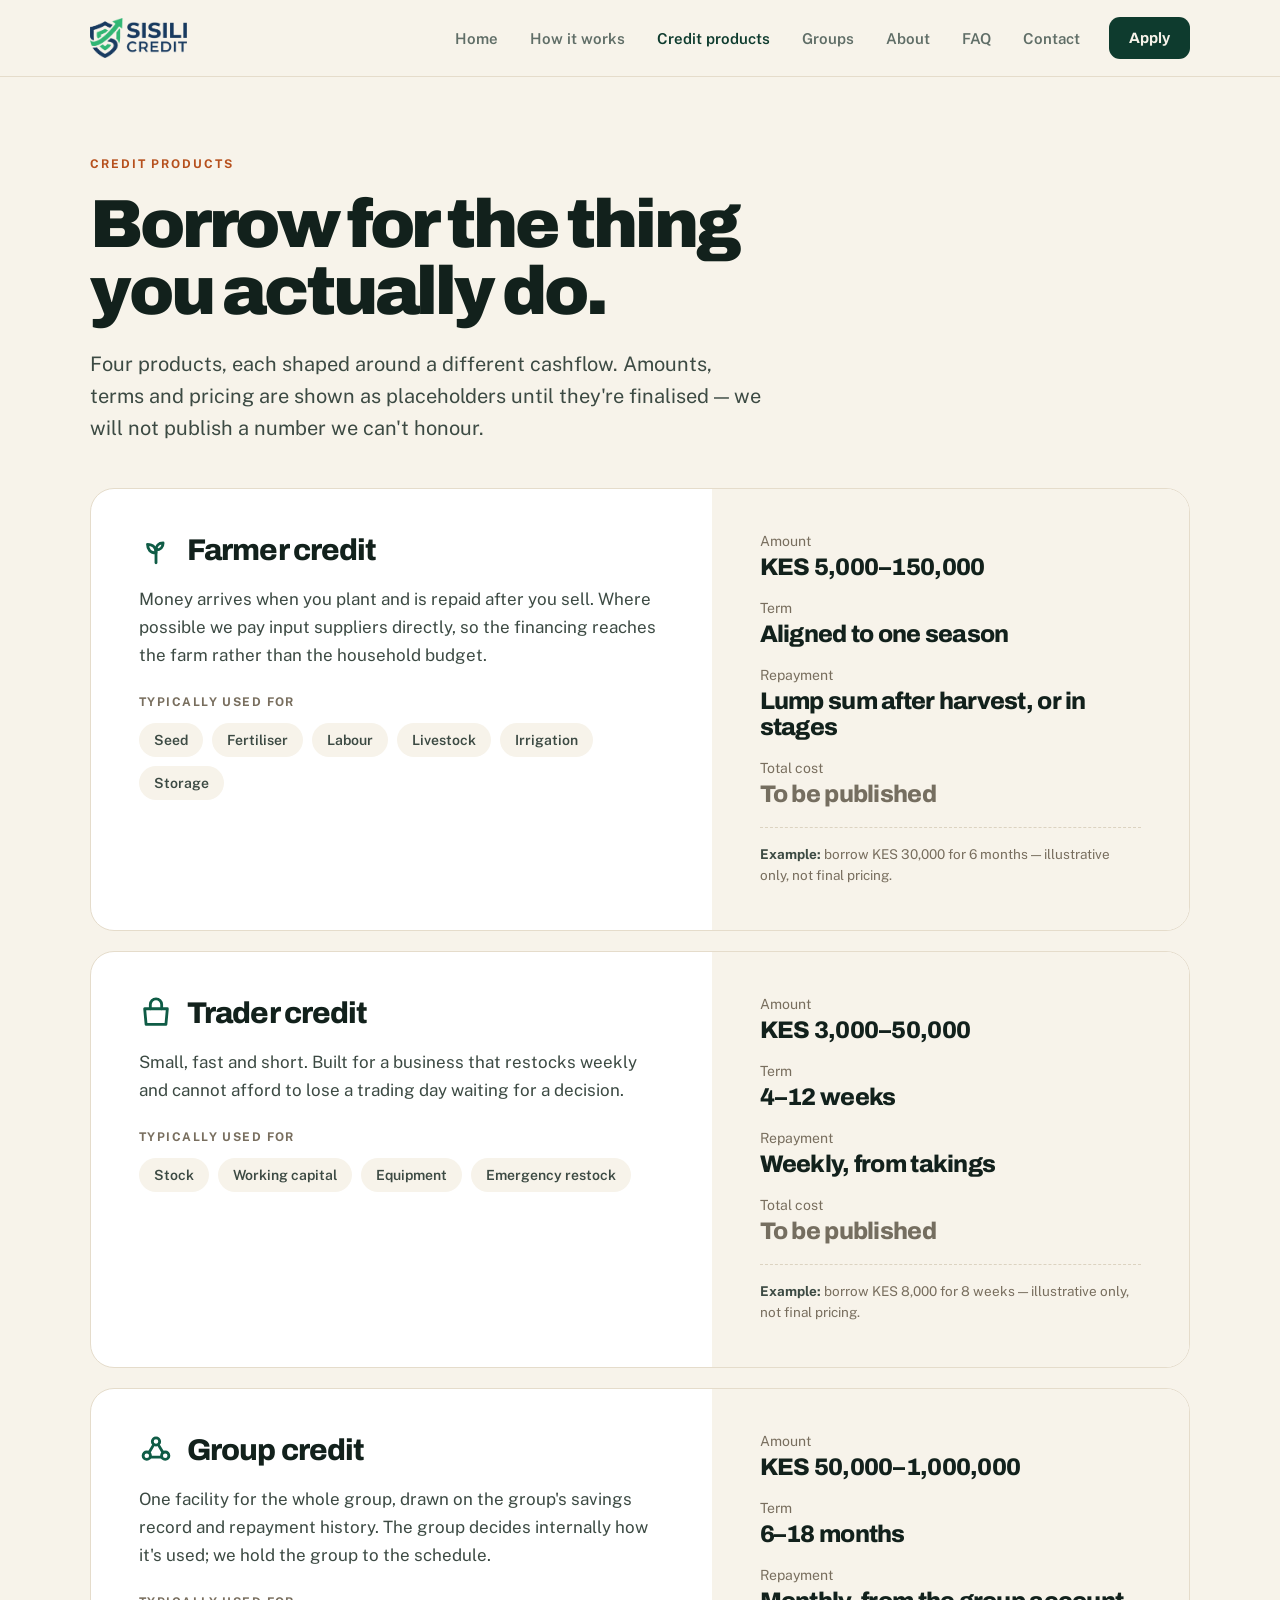
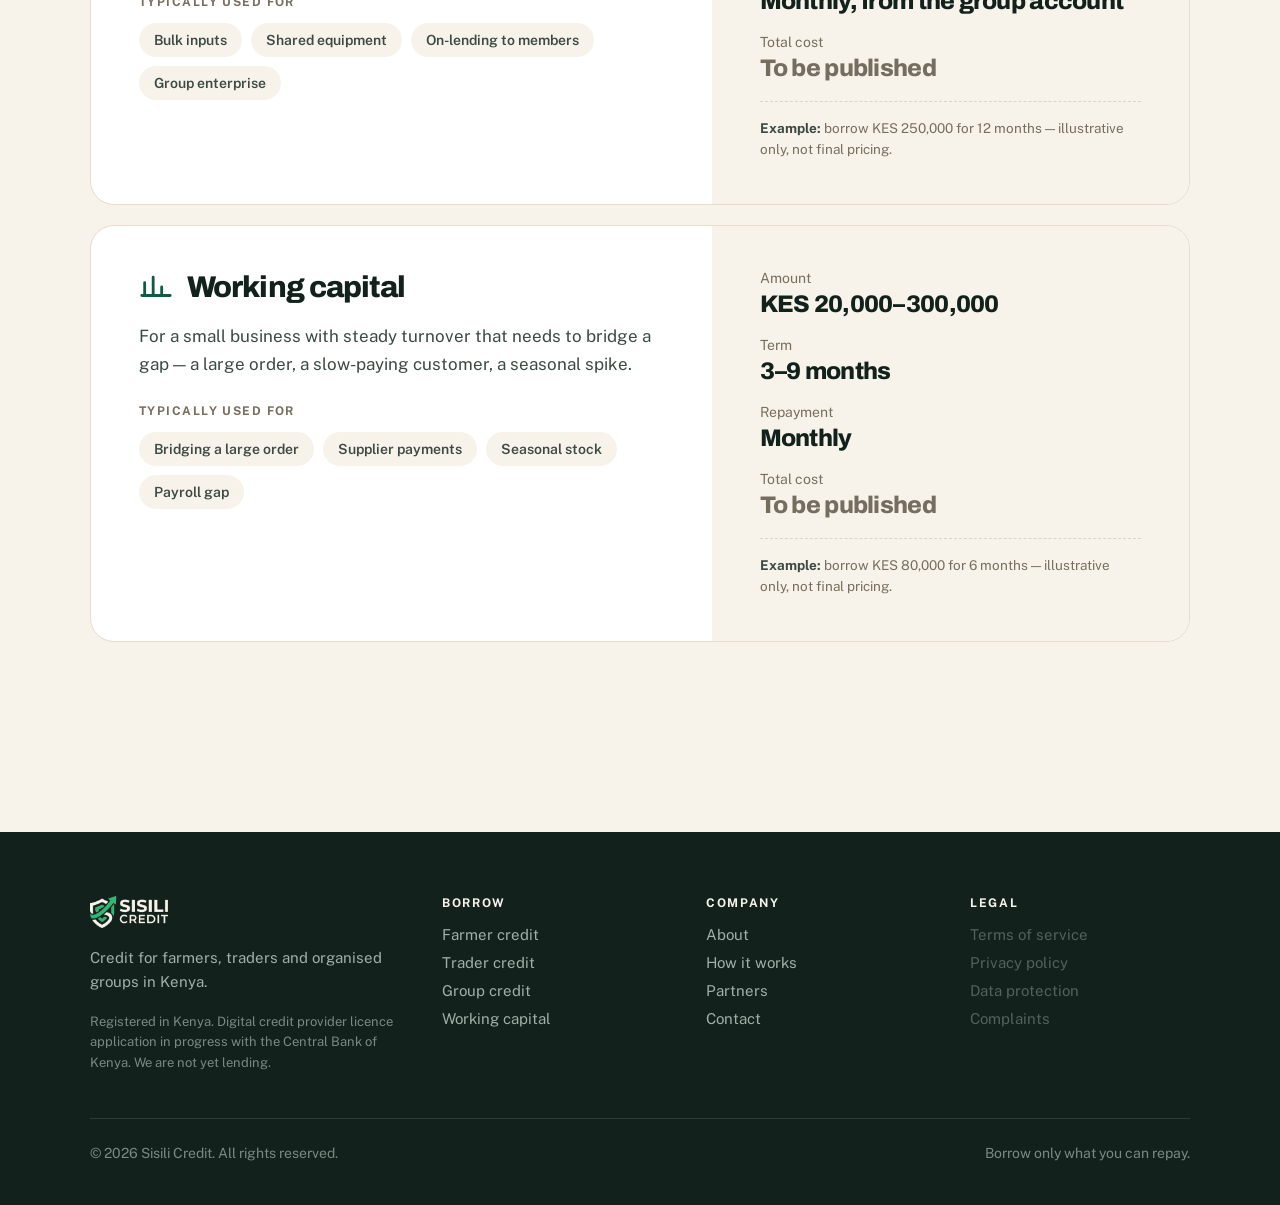
<file: products.html>
<!DOCTYPE html>
<html lang="en">
<head>
<meta charset="utf-8">
<meta name="viewport" content="width=device-width, initial-scale=1">
<title>Credit products — Sisili Credit</title>
<meta name="description" content="Four credit products, each shaped around a different cashflow: farmer credit, trader credit, group credit and working capital.">
<meta property="og:type" content="website">
<meta property="og:site_name" content="Sisili Credit">
<meta property="og:url" content="https://sisilicredit.co.ke/products.html">
<meta property="og:title" content="Credit products — Sisili Credit">
<meta property="og:description" content="Four credit products, each shaped around a different cashflow: farmer credit, trader credit, group credit and working capital.">
<meta property="og:image" content="https://sisilicredit.co.ke/assets/img/Hero.jpg">
<meta name="twitter:card" content="summary_large_image">
<meta name="twitter:title" content="Credit products — Sisili Credit">
<meta name="twitter:description" content="Four credit products, each shaped around a different cashflow: farmer credit, trader credit, group credit and working capital.">
<meta name="twitter:image" content="https://sisilicredit.co.ke/assets/img/Hero.jpg">
<link rel="icon" type="image/png" href="assets/img/favicon.png">
<link rel="preconnect" href="https://fonts.googleapis.com">
<link rel="preconnect" href="https://fonts.gstatic.com" crossorigin>
<link href="https://fonts.googleapis.com/css2?family=Archivo:wght@400;500;600;700;800;900&family=Public+Sans:wght@300;400;500;600;700&display=swap" rel="stylesheet">
<link rel="stylesheet" href="assets/css/style.css">
</head>
<body>
<a class="skip-link" href="#main">Skip to content</a>

<header class="site-nav">
  <div class="wrap">
    <a class="brand" href="index.html">
      <img src="assets/img/logo-nav.png" alt="Sisili Credit" style="height:40px; width:auto;" width="480" height="197" decoding="async">
    </a>
    <div style="display:flex; align-items:center; gap:6px;">
      <nav class="nav-links" data-nav-links>
        <a class="nav-link" href="index.html">Home</a>
        <a class="nav-link" href="how-it-works.html">How it works</a>
        <a class="nav-link is-active" href="products.html">Credit products</a>
        <a class="nav-link" href="groups.html">Groups</a>
        <a class="nav-link" href="about.html">About</a>
        <a class="nav-link" href="faq.html">FAQ</a>
        <a class="nav-link" href="contact.html">Contact</a>
      </nav>
      <a class="nav-apply" href="https://wa.me/254722391593" target="_blank" rel="noopener noreferrer">Apply</a>
      <button class="nav-toggle" data-nav-toggle aria-label="Toggle menu" aria-expanded="false"><span></span><span></span><span></span></button>
    </div>
  </div>
</header>

<main id="main">
  <div class="page-head" style="padding-bottom:80px;">
    <div class="eyebrow">Credit products</div>
    <h1>Borrow for the thing you actually do.</h1>
    <p class="lede">Four products, each shaped around a different cashflow. Amounts, terms and pricing are shown as placeholders until they're finalised — we will not publish a number we can't honour.</p>

    <div style="display:flex; flex-direction:column; gap:20px; margin-top:44px;">

      <div class="card product-row" style="overflow:hidden; display:grid; grid-template-columns:1.3fr 1fr;">
        <div style="padding:44px 48px;">
          <div style="display:flex; align-items:center; gap:14px; margin-bottom:18px;">
            <svg width="34" height="34" viewBox="0 0 24 24" fill="none" stroke="#0F5C46" stroke-width="2" stroke-linecap="round" stroke-linejoin="round"><path d="M12 21V11" /><path d="M12 14c-4 0-6-2.5-6-6 4 0 6 2.5 6 6Z" /><path d="M12 12c3.2 0 5-2 5-5-3.2 0-5 2-5 5Z" /></svg>
            <h2 style="font-weight:800; font-size:30px; letter-spacing:-0.03em; margin:0;">Farmer credit</h2>
          </div>
          <p style="font-size:17px; color:#3C4A43; line-height:1.65; margin:0 0 26px; max-width:52ch;">Money arrives when you plant and is repaid after you sell. Where possible we pay input suppliers directly, so the financing reaches the farm rather than the household budget.</p>
          <div class="eyebrow on-card" style="font-size:12px; letter-spacing:0.12em; margin-bottom:14px;">Typically used for</div>
          <div style="display:flex; flex-wrap:wrap; gap:9px;">
            <span class="pill">Seed</span>
            <span class="pill">Fertiliser</span>
            <span class="pill">Labour</span>
            <span class="pill">Livestock</span>
            <span class="pill">Irrigation</span>
            <span class="pill">Storage</span>
          </div>
        </div>
        <div style="background:#F7F3EA; padding:44px 48px; display:flex; flex-direction:column; justify-content:center; gap:20px;">
          <div><div style="font-size:14px; color:#786E5E; margin-bottom:5px;">Amount</div><div style="font-family:'Archivo',sans-serif; font-weight:800; font-size:24px; letter-spacing:-0.03em;">KES 5,000–150,000</div></div>
          <div><div style="font-size:14px; color:#786E5E; margin-bottom:5px;">Term</div><div style="font-family:'Archivo',sans-serif; font-weight:800; font-size:24px; letter-spacing:-0.03em;">Aligned to one season</div></div>
          <div><div style="font-size:14px; color:#786E5E; margin-bottom:5px;">Repayment</div><div style="font-family:'Archivo',sans-serif; font-weight:800; font-size:24px; letter-spacing:-0.03em;">Lump sum after harvest, or in stages</div></div>
          <div><div style="font-size:14px; color:#786E5E; margin-bottom:5px;">Total cost</div><div style="font-family:'Archivo',sans-serif; font-weight:800; font-size:24px; letter-spacing:-0.03em; color:#756E60;">To be published</div></div>
          <div class="product-example" style="border-top:1px dashed #DCD3C1; padding-top:16px; font-size:13.5px; color:#786E5E; line-height:1.55;"><strong style="color:#3C4A43;">Example:</strong> borrow KES 30,000 for 6 months — illustrative only, not final pricing.</div>
        </div>
      </div>

      <div class="card product-row" style="overflow:hidden; display:grid; grid-template-columns:1.3fr 1fr;">
        <div style="padding:44px 48px;">
          <div style="display:flex; align-items:center; gap:14px; margin-bottom:18px;">
            <svg width="34" height="34" viewBox="0 0 24 24" fill="none" stroke="#0F5C46" stroke-width="2" stroke-linecap="round" stroke-linejoin="round"><path d="M4 9h16l-1 11H5L4 9Z" /><path d="M8 9V6a4 4 0 0 1 8 0v3" /></svg>
            <h2 style="font-weight:800; font-size:30px; letter-spacing:-0.03em; margin:0;">Trader credit</h2>
          </div>
          <p style="font-size:17px; color:#3C4A43; line-height:1.65; margin:0 0 26px; max-width:52ch;">Small, fast and short. Built for a business that restocks weekly and cannot afford to lose a trading day waiting for a decision.</p>
          <div class="eyebrow on-card" style="font-size:12px; letter-spacing:0.12em; margin-bottom:14px;">Typically used for</div>
          <div style="display:flex; flex-wrap:wrap; gap:9px;">
            <span class="pill">Stock</span>
            <span class="pill">Working capital</span>
            <span class="pill">Equipment</span>
            <span class="pill">Emergency restock</span>
          </div>
        </div>
        <div style="background:#F7F3EA; padding:44px 48px; display:flex; flex-direction:column; justify-content:center; gap:20px;">
          <div><div style="font-size:14px; color:#786E5E; margin-bottom:5px;">Amount</div><div style="font-family:'Archivo',sans-serif; font-weight:800; font-size:24px; letter-spacing:-0.03em;">KES 3,000–50,000</div></div>
          <div><div style="font-size:14px; color:#786E5E; margin-bottom:5px;">Term</div><div style="font-family:'Archivo',sans-serif; font-weight:800; font-size:24px; letter-spacing:-0.03em;">4–12 weeks</div></div>
          <div><div style="font-size:14px; color:#786E5E; margin-bottom:5px;">Repayment</div><div style="font-family:'Archivo',sans-serif; font-weight:800; font-size:24px; letter-spacing:-0.03em;">Weekly, from takings</div></div>
          <div><div style="font-size:14px; color:#786E5E; margin-bottom:5px;">Total cost</div><div style="font-family:'Archivo',sans-serif; font-weight:800; font-size:24px; letter-spacing:-0.03em; color:#756E60;">To be published</div></div>
          <div class="product-example" style="border-top:1px dashed #DCD3C1; padding-top:16px; font-size:13.5px; color:#786E5E; line-height:1.55;"><strong style="color:#3C4A43;">Example:</strong> borrow KES 8,000 for 8 weeks — illustrative only, not final pricing.</div>
        </div>
      </div>

      <div class="card product-row" style="overflow:hidden; display:grid; grid-template-columns:1.3fr 1fr;">
        <div style="padding:44px 48px;">
          <div style="display:flex; align-items:center; gap:14px; margin-bottom:18px;">
            <svg width="34" height="34" viewBox="0 0 24 24" fill="none" stroke="#0F5C46" stroke-width="2" stroke-linecap="round" stroke-linejoin="round"><circle cx="12" cy="6" r="2.6" /><circle cx="5.5" cy="16" r="2.6" /><circle cx="18.5" cy="16" r="2.6" /><path d="M10.4 8.2 7.2 13.6M13.6 8.2l3.2 5.4M8.2 17h7.6" /></svg>
            <h2 style="font-weight:800; font-size:30px; letter-spacing:-0.03em; margin:0;">Group credit</h2>
          </div>
          <p style="font-size:17px; color:#3C4A43; line-height:1.65; margin:0 0 26px; max-width:52ch;">One facility for the whole group, drawn on the group's savings record and repayment history. The group decides internally how it's used; we hold the group to the schedule.</p>
          <div class="eyebrow on-card" style="font-size:12px; letter-spacing:0.12em; margin-bottom:14px;">Typically used for</div>
          <div style="display:flex; flex-wrap:wrap; gap:9px;">
            <span class="pill">Bulk inputs</span>
            <span class="pill">Shared equipment</span>
            <span class="pill">On-lending to members</span>
            <span class="pill">Group enterprise</span>
          </div>
        </div>
        <div style="background:#F7F3EA; padding:44px 48px; display:flex; flex-direction:column; justify-content:center; gap:20px;">
          <div><div style="font-size:14px; color:#786E5E; margin-bottom:5px;">Amount</div><div style="font-family:'Archivo',sans-serif; font-weight:800; font-size:24px; letter-spacing:-0.03em;">KES 50,000–1,000,000</div></div>
          <div><div style="font-size:14px; color:#786E5E; margin-bottom:5px;">Term</div><div style="font-family:'Archivo',sans-serif; font-weight:800; font-size:24px; letter-spacing:-0.03em;">6–18 months</div></div>
          <div><div style="font-size:14px; color:#786E5E; margin-bottom:5px;">Repayment</div><div style="font-family:'Archivo',sans-serif; font-weight:800; font-size:24px; letter-spacing:-0.03em;">Monthly, from the group account</div></div>
          <div><div style="font-size:14px; color:#786E5E; margin-bottom:5px;">Total cost</div><div style="font-family:'Archivo',sans-serif; font-weight:800; font-size:24px; letter-spacing:-0.03em; color:#756E60;">To be published</div></div>
          <div class="product-example" style="border-top:1px dashed #DCD3C1; padding-top:16px; font-size:13.5px; color:#786E5E; line-height:1.55;"><strong style="color:#3C4A43;">Example:</strong> borrow KES 250,000 for 12 months — illustrative only, not final pricing.</div>
        </div>
      </div>

      <div class="card product-row" style="overflow:hidden; display:grid; grid-template-columns:1.3fr 1fr;">
        <div style="padding:44px 48px;">
          <div style="display:flex; align-items:center; gap:14px; margin-bottom:18px;">
            <svg width="34" height="34" viewBox="0 0 24 24" fill="none" stroke="#0F5C46" stroke-width="2" stroke-linecap="round" stroke-linejoin="round"><path d="M4 18V9M10 18V5M16 18v-6M22 18H2" /></svg>
            <h2 style="font-weight:800; font-size:30px; letter-spacing:-0.03em; margin:0;">Working capital</h2>
          </div>
          <p style="font-size:17px; color:#3C4A43; line-height:1.65; margin:0 0 26px; max-width:52ch;">For a small business with steady turnover that needs to bridge a gap — a large order, a slow-paying customer, a seasonal spike.</p>
          <div class="eyebrow on-card" style="font-size:12px; letter-spacing:0.12em; margin-bottom:14px;">Typically used for</div>
          <div style="display:flex; flex-wrap:wrap; gap:9px;">
            <span class="pill">Bridging a large order</span>
            <span class="pill">Supplier payments</span>
            <span class="pill">Seasonal stock</span>
            <span class="pill">Payroll gap</span>
          </div>
        </div>
        <div style="background:#F7F3EA; padding:44px 48px; display:flex; flex-direction:column; justify-content:center; gap:20px;">
          <div><div style="font-size:14px; color:#786E5E; margin-bottom:5px;">Amount</div><div style="font-family:'Archivo',sans-serif; font-weight:800; font-size:24px; letter-spacing:-0.03em;">KES 20,000–300,000</div></div>
          <div><div style="font-size:14px; color:#786E5E; margin-bottom:5px;">Term</div><div style="font-family:'Archivo',sans-serif; font-weight:800; font-size:24px; letter-spacing:-0.03em;">3–9 months</div></div>
          <div><div style="font-size:14px; color:#786E5E; margin-bottom:5px;">Repayment</div><div style="font-family:'Archivo',sans-serif; font-weight:800; font-size:24px; letter-spacing:-0.03em;">Monthly</div></div>
          <div><div style="font-size:14px; color:#786E5E; margin-bottom:5px;">Total cost</div><div style="font-family:'Archivo',sans-serif; font-weight:800; font-size:24px; letter-spacing:-0.03em; color:#756E60;">To be published</div></div>
          <div class="product-example" style="border-top:1px dashed #DCD3C1; padding-top:16px; font-size:13.5px; color:#786E5E; line-height:1.55;"><strong style="color:#3C4A43;">Example:</strong> borrow KES 80,000 for 6 months — illustrative only, not final pricing.</div>
        </div>
      </div>

    </div>
  </div>
</main>

<footer class="site-footer">
  <div class="wrap" style="padding:64px 40px 44px;">
    <div class="footer-top">
      <div>
        <div class="footer-brand">
          <img src="assets/img/logo-footer.png" alt="Sisili Credit" style="height:32px; width:auto;" width="480" height="197" loading="lazy" decoding="async">
        </div>
        <p style="font-size:15px; line-height:1.6; margin:0 0 18px; max-width:36ch;">Credit for farmers, traders and organised groups in Kenya.</p>
        <p style="font-size:13px; line-height:1.6; margin:0; color:#7D8882;">Registered in Kenya. Digital credit provider licence application in progress with the Central Bank of Kenya. We are not yet lending.</p>
        <div class="footer-actions">
          <a class="footer-action" href="contact.html">Contact us</a>
          <a class="footer-action footer-action--wa" href="https://wa.me/254722391593" target="_blank" rel="noopener noreferrer">WhatsApp</a>
        </div>
      </div>
      <details class="footer-group">
        <summary class="footer-col-title">Borrow</summary>
        <div class="footer-links">
          <a href="products.html">Farmer credit</a>
          <a href="products.html">Trader credit</a>
          <a href="groups.html">Group credit</a>
          <a href="products.html">Working capital</a>
        </div>
      </details>
      <details class="footer-group">
        <summary class="footer-col-title">Company</summary>
        <div class="footer-links">
          <a href="about.html">About</a>
          <a href="how-it-works.html">How it works</a>
          <a href="about.html#partners">Partners</a>
          <a href="contact.html">Contact</a>
        </div>
      </details>
      <details class="footer-group">
        <summary class="footer-col-title">Legal</summary>
        <div class="footer-links">
          <span class="is-disabled" aria-disabled="true" title="Coming soon">Terms of service</span>
          <span class="is-disabled" aria-disabled="true" title="Coming soon">Privacy policy</span>
          <span class="is-disabled" aria-disabled="true" title="Coming soon">Data protection</span>
          <span class="is-disabled" aria-disabled="true" title="Coming soon">Complaints</span>
        </div>
      </details>
    </div>
    <div class="footer-bottom">
      <span>© <span data-year>2026</span> Sisili Credit. All rights reserved.</span>
      <span>Borrow only what you can repay.</span>
    </div>
  </div>
</footer>

<script src="assets/js/main.js"></script>
</body>
</html>
</file>
<file: assets/css/style.css>
/* ===== Sisili Credit — Stylesheet ===== */

:root {
  --cream: #F7F3EA;
  --cream-line: #E5DCCB;
  --line-soft: #F0EADD;
  --ink: #12211C;
  --forest: #0E3B2E;
  --forest-2: #0F5C46;
  --forest-3: #124636;
  --forest-4: #0F4031;
  --sage: #B7D3C6;
  --sage-2: #8FC6AE;
  --sage-3: #5E9B84;
  --ochre: #E09B2D;
  --ochre-dark: #CB8A1F;
  --ochre-ink: #2E1F04;
  --ochre-ink-2: #513A0E;
  /* Text tones are tuned to clear WCAG AA (4.5:1) on both the cream page
     background and white cards. The pre-audit values sat at 4.08 / 3.56 / 1.98,
     so each is darkened the minimum needed while holding its hue. */
  --rust: #B6501D;          /* was #C2551F — 4.11:1 */
  --rust-dark: #7C2415;
  --rust-bg: #F7E9E1;
  --text-body: #3C4A43;     /* 8.42:1 — already fine */
  --text-muted: #606E67;    /* was #6B7A72 — 4.08:1 */
  --text-faint: #786E5E;    /* was #8A7F6C — 3.56:1 */
  --text-quiet: #756E60;    /* was #B9AE99 — 1.98:1, effectively unreadable */
  --footer-muted: #7D8882;  /* muted text on the ink footer — 4.54:1 */
  --input-border: #DCD3C1;
  --input-bg: #FDFCF9;
  --dash: #DCD3C1;
  --max: 1180px;
}

* { box-sizing: border-box; }

html { scroll-behavior: smooth; }

body {
  margin: 0;
  background: var(--cream);
  color: var(--ink);
  font-family: 'Public Sans', system-ui, sans-serif;
  -webkit-font-smoothing: antialiased;
}

h1, h2, h3 { font-family: 'Archivo', sans-serif; }

a { color: var(--forest-2); text-decoration: none; }
a:hover { color: var(--rust); }

button { font-family: inherit; }

img { max-width: 100%; display: block; }

.wrap { max-width: var(--max); margin: 0 auto; padding: 0 40px; }

/* ===== Nav ===== */
.site-nav {
  position: sticky;
  top: 0;
  z-index: 50;
  background: rgba(247, 243, 234, 0.94);
  backdrop-filter: blur(10px);
  border-bottom: 1px solid var(--cream-line);
}
.site-nav .wrap {
  height: 76px;
  display: flex;
  align-items: center;
  justify-content: space-between;
  gap: 24px;
}
.brand {
  display: flex;
  align-items: center;
  gap: 10px;
  background: none;
  border: none;
  cursor: pointer;
  padding: 0;
  color: inherit;
}
.brand-name {
  font-family: 'Archivo', sans-serif;
  font-weight: 800;
  font-size: 18px;
  letter-spacing: -0.02em;
  color: var(--ink);
}
.nav-links {
  display: flex;
  align-items: center;
  gap: 6px;
}
.nav-link {
  font-family: 'Public Sans', sans-serif;
  font-size: 15px;
  font-weight: 600;
  background: none;
  border: none;
  cursor: pointer;
  padding: 10px 13px;
  border-radius: 9px;
  color: var(--text-muted);
}
.nav-link:hover { background: #EDE7DA; color: var(--text-muted); }
.nav-link.is-active { color: var(--forest); }
.nav-apply {
  font-family: 'Archivo', sans-serif;
  font-weight: 700;
  font-size: 15px;
  background: var(--forest);
  color: var(--cream);
  border: none;
  border-radius: 11px;
  padding: 13px 20px;
  cursor: pointer;
  margin-left: 10px;
  display: inline-block;
}
.nav-apply:hover { background: var(--forest-2); color: var(--cream); }
.nav-toggle {
  display: none;
  background: none;
  border: none;
  cursor: pointer;
  /* 44x44 minimum touch target (was 40x32). */
  width: 44px;
  height: 44px;
  padding: 0;
  align-items: center;
  justify-content: center;
  flex-direction: column;
  gap: 5px;
}
.nav-toggle span { width: 24px; height: 2px; background: var(--ink); border-radius: 2px; }

/* ===== Buttons ===== */
.btn {
  font-family: 'Archivo', sans-serif;
  font-weight: 700;
  font-size: 17px;
  border-radius: 12px;
  padding: 18px 30px;
  cursor: pointer;
  min-height: 56px;
  display: inline-flex;
  align-items: center;
  gap: 11px;
  border: none;
  text-align: center;
  justify-content: center;
}
.btn-ochre { background: var(--ochre); color: var(--ochre-ink); }
.btn-ochre:hover { background: var(--ochre-dark); color: var(--ochre-ink); }
.btn-forest { background: var(--forest); color: var(--cream); }
.btn-forest:hover { background: var(--forest-2); color: var(--cream); }
.btn-forest-alt:hover { background: var(--ink); }
.btn-outline-light {
  background: transparent;
  color: var(--cream);
  border: 1.5px solid rgba(247, 243, 234, 0.35);
}
.btn-outline-light:hover { background: rgba(247, 243, 234, 0.1); color: var(--cream); }
.btn-outline-dark {
  background: transparent;
  color: var(--forest);
  border: 1.5px solid var(--forest);
  min-height: 48px;
  padding: 14px 24px;
  font-size: 16px;
}
.btn-outline-dark:hover { background: var(--forest); color: var(--cream); }
.btn-outline-ochre-ink {
  background: transparent;
  color: var(--ochre-ink);
  border: 1.5px solid rgba(46, 31, 4, 0.35);
}
.btn-outline-ochre-ink:hover { background: rgba(46, 31, 4, 0.06); }
.btn-link {
  background: transparent;
  color: var(--forest-2);
  border: none;
  cursor: pointer;
  padding: 0;
  font-family: 'Archivo', sans-serif;
  font-weight: 700;
  font-size: 16px;
  text-decoration: underline;
  text-underline-offset: 5px;
}
.btn-link:hover { color: var(--rust); }

/* ===== Eyebrow / section helpers ===== */
.eyebrow {
  font-size: 12px;
  font-weight: 700;
  letter-spacing: 0.16em;
  text-transform: uppercase;
  color: var(--rust);
  margin-bottom: 20px;
}
.eyebrow.on-dark { color: var(--ochre); }
.eyebrow.on-card { color: var(--text-faint); }

.page-head { max-width: var(--max); margin: 0 auto; padding: 80px 40px 0; }
.page-head h1 {
  font-weight: 900;
  font-size: 68px;
  line-height: 0.98;
  letter-spacing: -0.045em;
  margin: 0 0 24px;
  text-wrap: balance;
}
.page-head .lede { font-size: 20px; color: var(--text-body); line-height: 1.6; max-width: 56ch; margin: 0 0 20px; }

.badge-placeholder {
  font-size: 13px;
  font-weight: 700;
  letter-spacing: 0.1em;
  text-transform: uppercase;
  color: var(--rust);
  background: var(--rust-bg);
  padding: 7px 13px;
  border-radius: 999px;
}

.pill {
  font-size: 14px;
  font-weight: 600;
  background: var(--cream);
  color: var(--text-body);
  padding: 9px 15px;
  border-radius: 999px;
}
.pill-bordered { border: 1px solid var(--line-soft); padding: 10px 15px; }

/* ===== Cards ===== */
.card {
  background: #fff;
  border: 1px solid var(--cream-line);
  border-radius: 24px;
}

/* FAQ items are <details> so they can collapse on mobile. Above the mobile
   breakpoint main.js force-opens them and they read as plain cards. */
.faq-item > summary { list-style: none; }
.faq-item > summary::-webkit-details-marker { display: none; }
@media (min-width: 721px) {
  .faq-item > summary { cursor: default; }
}
.photo-placeholder {
  background: repeating-linear-gradient(135deg, #EDE5D6, #EDE5D6 12px, #E7DECC 12px, #E7DECC 24px);
  display: flex;
  align-items: center;
  justify-content: center;
  text-align: center;
}
.photo-placeholder .label {
  font-size: 11px;
  font-weight: 700;
  letter-spacing: 0.1em;
  text-transform: uppercase;
  color: #968973;
  line-height: 1.7;
}
.check {
  flex-shrink: 0;
  margin-top: 2px;
}

/* ===== Flow diagram =====
   A connected-node vertical timeline, used in place of the site's default
   "row of cards" for the couple of sections deliberately broken out of that
   template (index.html "assessment approach", about.html "How we work"). */
.flow-diagram { position: relative; }
.flow-step {
  position: relative;
  display: grid;
  grid-template-columns: 52px 1fr;
  gap: 26px;
  padding-bottom: 40px;
}
.flow-step:last-child { padding-bottom: 0; }
.flow-step:not(:last-child)::before {
  content: '';
  position: absolute;
  left: 25px;
  top: 52px;
  bottom: -40px;
  width: 2px;
  background: var(--cream-line);
}
.flow-marker {
  position: relative;
  z-index: 1;
  width: 52px;
  height: 52px;
  border-radius: 50%;
  background: var(--forest);
  color: var(--cream);
  font-family: 'Archivo', sans-serif;
  font-weight: 800;
  font-size: 18px;
  display: flex;
  align-items: center;
  justify-content: center;
  flex-shrink: 0;
}
.flow-content { padding-top: 8px; }

/* ===== Forms ===== */
.field-label { display: block; font-size: 14px; font-weight: 600; margin-bottom: 8px; }
.field {
  width: 100%;
  box-sizing: border-box;
  border: 1.5px solid var(--input-border);
  border-radius: 12px;
  padding: 16px;
  font-family: 'Public Sans', sans-serif;
  font-size: 17px;
  background: var(--input-bg);
  color: var(--ink);
}
.field:focus { border-color: var(--forest-2); }

/* ===== Focus visibility =====
   The default UA outline is a 1px hairline that all but disappears against
   cream, and inputs previously set `outline: none`, leaving keyboard users
   with no focus indicator at all. */
:where(a, button, summary, input, textarea, select, [tabindex]):focus-visible {
  outline: 3px solid var(--forest-2);
  outline-offset: 2px;
  border-radius: 4px;
}
/* On dark panels the forest outline disappears — switch to ochre. */
.site-footer :where(a, button):focus-visible,
.feature-band :where(a, button):focus-visible,
.hero-copy :where(a, button):focus-visible {
  outline-color: var(--ochre);
}

/* Respect users who ask for less motion. */
@media (prefers-reduced-motion: reduce) {
  *, *::before, *::after {
    animation-duration: 0.001ms !important;
    animation-iteration-count: 1 !important;
    transition-duration: 0.001ms !important;
    scroll-behavior: auto !important;
  }
}

/* Skip link — first tab stop, visually hidden until focused. */
.skip-link {
  position: absolute;
  left: -9999px;
  top: 0;
  z-index: 100;
  background: var(--forest);
  color: var(--cream);
  padding: 12px 20px;
  border-radius: 0 0 10px 0;
  font-weight: 700;
}
.skip-link:focus {
  left: 0;
  color: var(--cream);
}
textarea.field { resize: vertical; }
.chip {
  font-size: 15px;
  font-weight: 600;
  background: var(--cream);
  color: var(--text-body);
  padding: 12px 18px;
  border-radius: 999px;
  cursor: pointer;
  border: none;
  font-family: inherit;
}
.chip.is-selected { background: var(--forest); color: var(--cream); }

/* ===== Footer ===== */
.site-footer { background: var(--ink); margin-top: 110px; color: #9FB0A8; }
.footer-top {
  display: grid;
  grid-template-columns: 1.4fr 1fr 1fr 1fr;
  gap: 44px;
  padding-bottom: 44px;
  border-bottom: 1px solid rgba(247, 243, 234, 0.12);
}
.footer-brand { display: flex; align-items: center; gap: 10px; margin-bottom: 18px; }
.footer-col-title {
  font-size: 12px;
  font-weight: 700;
  letter-spacing: 0.14em;
  text-transform: uppercase;
  color: var(--cream);
  margin-bottom: 16px;
}
.footer-links { display: flex; flex-direction: column; gap: 11px; font-size: 15px; }
.footer-links a { color: #9FB0A8; }
.footer-links a:hover { color: var(--ochre); }
.footer-links span { color: #9FB0A8; }
/* Legal documents that don't exist yet (Terms, Privacy, etc.) — visibly
   inert rather than styled like the real links beside them. */
.footer-links span.is-disabled {
  color: rgba(159, 176, 168, 0.45);
  cursor: not-allowed;
}
.footer-bottom {
  padding-top: 26px;
  display: flex;
  justify-content: space-between;
  gap: 20px;
  flex-wrap: wrap;
  font-size: 14px;
  /* --text-muted is tuned for the cream page; on the ink footer it only
     reaches 3.11:1, so use the footer's own light tone. */
  color: var(--footer-muted);
}

/* ===== Reveal-on-scroll ===== */
[data-reveal] {
  opacity: 0;
  transform: translateY(14px);
}
[data-reveal].is-visible {
  opacity: 1;
  transform: none;
  transition: opacity 620ms cubic-bezier(.22,.61,.36,1), transform 620ms cubic-bezier(.22,.61,.36,1);
}
@media (prefers-reduced-motion: reduce) {
  [data-reveal] { opacity: 1; transform: none; }
}

/* ===== Responsive ===== */
/* =========================================================================
   MOBILE DESIGN SYSTEM
   The page markup carries desktop padding/type as inline styles, which
   outrank stylesheet rules — hence !important throughout these blocks.
   This layer is a mobile-specific composition, not a scaled-down desktop:
   grids replace stacks, cards become tiles, and long-form sections collapse.
   ========================================================================= */

/* ---------- Tablet: 721–1000px ---------- */
@media (max-width: 1000px) {
  .grid-2 { grid-template-columns: 1fr !important; }
  .grid-3 { grid-template-columns: repeat(2, 1fr) !important; }
  .grid-4 { grid-template-columns: repeat(2, 1fr) !important; }
  .grid-5 { grid-template-columns: repeat(2, 1fr) !important; }
  .grid-6 { grid-template-columns: repeat(3, 1fr) !important; }
  .grid-7 { grid-template-columns: repeat(3, 1fr) !important; }

  /* Hero stacks: copy on solid green, photo as its own band beneath.
     The photo carries the product (a phone showing the app), so it stays
     unscrimmed here; the desktop left-to-right scrim would band its edge. */
  .hero-grid { grid-template-columns: 1fr !important; min-height: auto !important; }
  .hero-photo { min-height: 300px !important; background-position: center 28% !important; }
  .hero-photo-veil {
    background: linear-gradient(180deg, #0E3B2E 0%, rgba(14, 59, 46, 0.55) 18%, rgba(14, 59, 46, 0) 52%) !important;
  }
  .hero-copy { padding: 56px 40px 52px !important; }

  .step-row { grid-template-columns: 1fr !important; }
  .product-row { grid-template-columns: 1fr !important; }
  .page-head h1 { font-size: 46px !important; }

  /* Tablet compaction.
     Without this the tier is the worst of both worlds: grids have already
     halved to two columns (so text is narrow and wraps hard) while padding
     and type are still desktop-scale — 768px measured TALLER than desktop.
     These restore a monotonic curve without touching ≥1001px. */
  .wrap, .page-head { padding-left: 28px; padding-right: 28px; }
  main .wrap { padding-top: 64px !important; }
  .card { padding: 30px !important; }
  .feature-band { padding: 38px 30px !important; }
  main h2 { font-size: 32px !important; }
  main h3 { font-size: 21px !important; }
  .page-head .lede, .lede { font-size: 18px !important; }
  .step-row { padding: 26px !important; gap: 18px !important; }
  .product-row > div { padding: 26px !important; }
  .site-footer .wrap { padding: 44px 28px 30px !important; }
  .footer-top { gap: 28px !important; }
}

/* ---------- Mobile: ≤720px ---------- */
@media (max-width: 720px) {

  /* ---- Spacing rhythm ----
     One gutter, one section gap, one card padding. Everything derives. */
  :root {
    --m-gutter: 18px;
    --m-section: 44px;
    --m-card: 16px;
    --m-gap: 10px;
  }

  .wrap, .page-head { padding-left: var(--m-gutter); padding-right: var(--m-gutter); }
  .site-nav .wrap { padding: 0 var(--m-gutter); }
  section, .section { padding-left: var(--m-gutter) !important; padding-right: var(--m-gutter) !important; }

  main .wrap { padding-top: var(--m-section) !important; padding-bottom: 0 !important; }
  .page-head { padding-top: 32px !important; padding-bottom: 0 !important; }

  /* ---- Navigation ---- */
  .nav-links { display: none; }
  .nav-links.is-open {
    display: flex;
    flex-direction: column;
    position: absolute;
    top: 76px;
    left: 0;
    right: 0;
    background: var(--cream);
    border-bottom: 1px solid var(--cream-line);
    padding: 10px var(--m-gutter) 18px;
    gap: 0;
    box-shadow: 0 12px 24px rgba(18, 33, 28, 0.08);
  }
  .nav-links.is-open .nav-link {
    padding: 14px 4px;
    border-bottom: 1px solid var(--line-soft);
    border-radius: 0;
    font-size: 16px;
  }
  .nav-links.is-open .nav-link:last-child { border-bottom: none; }
  .nav-apply { margin-left: 0; padding: 11px 16px; font-size: 14px; }
  .nav-toggle { display: flex; }

  /* ---- Mobile type scale ----
     Set here rather than derived from desktop: headlines that run 4-6 lines
     on a phone read as walls, so the scale compresses faster than the canvas. */
  h1 { font-size: 30px !important; line-height: 1.08 !important; letter-spacing: -0.035em !important; }
  .page-head h1 { font-size: 30px !important; }
  .hero-title { font-size: 34px !important; line-height: 1.04 !important; }
  main h2 { font-size: 22px !important; line-height: 1.18 !important; letter-spacing: -0.03em !important; }
  main h3 { font-size: 17px !important; line-height: 1.25 !important; }
  .page-head .lede, .lede { font-size: 16px !important; line-height: 1.55 !important; }
  .eyebrow { font-size: 11px !important; margin-bottom: 12px !important; }
  .btn { font-size: 15px !important; padding: 14px 20px !important; min-height: 48px !important; }
  .pill { font-size: 13px !important; padding: 7px 12px !important; }
  .badge-placeholder { font-size: 11px !important; padding: 5px 10px !important; }

  /* Repeating list items read at card scale, not section scale. */
  .step-row h2, .product-row h2 { font-size: 19px !important; }

  /* ---- Surfaces ---- */
  .card { padding: var(--m-card) !important; border-radius: 16px !important; }
  .feature-band { padding: 22px 18px !important; border-radius: 18px !important; }

  /* ---- Grids ----
     Two columns is the default for repeating tiles; full width only where
     the content genuinely needs the measure. */
  .grid-2 { grid-template-columns: 1fr !important; gap: var(--m-gap) !important; }
  .grid-3, .grid-4, .grid-5, .grid-6, .grid-7 { grid-template-columns: 1fr !important; gap: var(--m-gap) !important; }
  .m-2col { grid-template-columns: repeat(2, 1fr) !important; gap: var(--m-gap) !important; }
  /* An odd final tile would sit alone with dead space beside it — let it run
     the full width so the grid ends deliberately rather than half-empty. */
  .m-2col > *:nth-child(odd):last-child { grid-column: 1 / -1; }
  /* Full-width audience tile: the photo would be absurdly tall at 2:1 of the
     whole row, so it becomes a letterbox strip. */
  .m-cards > *:nth-child(odd):last-child .photo-placeholder { aspect-ratio: 21 / 9; }
  .m-cards > *:nth-child(odd):last-child p { -webkit-line-clamp: 2; }

  /* -- m-cards: audience tiles (photo + title + short line) -- */
  .m-cards > .card { padding: 0 !important; overflow: hidden; display: flex; flex-direction: column; }
  .m-cards .photo-placeholder {
    height: auto !important;
    aspect-ratio: 16 / 11;
    padding: 0 !important;
  }
  .m-cards > .card > div:last-child { padding: 12px 12px 14px !important; }
  .m-cards h3 { font-size: 16px !important; margin: 0 0 4px !important; }
  .m-cards p {
    font-size: 13px !important;
    line-height: 1.45 !important;
    margin: 0 0 10px !important;
    /* keep tiles even without truncating mid-word */
    display: -webkit-box;
    -webkit-line-clamp: 3;
    -webkit-box-orient: vertical;
    overflow: hidden;
  }
  .m-cards a { font-size: 13px !important; }

  /* -- m-tiles: product tiles (icon + name + the number that matters) --
     The description is the homepage's least load-bearing text; the full
     product detail lives on products.html. */
  .m-tiles > .card { padding: 14px !important; }
  .m-tiles > .card > svg { width: 22px !important; height: 22px !important; margin-bottom: 10px !important; }
  .m-tiles > .card > h3 { font-size: 16px !important; margin: 0 0 8px !important; }
  .m-tiles > .card > p { display: none !important; }
  .m-tiles > .card > div:last-child {
    margin-top: auto !important;
    padding-top: 10px !important;
    font-size: 12px !important;
    line-height: 1.5 !important;
  }
  .m-tiles > .card > div:last-child strong { display: block; font-size: 13px; }

  /* -- m-compact: promise/principle items (rule + title + line) -- */
  .m-compact > div { padding-top: 12px !important; border-top-width: 2px !important; }
  .m-compact > div > div:first-child { font-size: 14px !important; margin-bottom: 5px !important; line-height: 1.25 !important; }
  .m-compact > div > div:last-child {
    font-size: 12.5px !important;
    line-height: 1.45 !important;
    display: -webkit-box;
    -webkit-line-clamp: 4;
    -webkit-box-orient: vertical;
    overflow: hidden;
  }

  /* ---- Hero ---- */
  .hero-copy { padding: 30px var(--m-gutter) 32px !important; }
  .hero-copy > div:first-child { margin-bottom: 16px !important; padding: 7px 12px !important; }
  .hero-copy > div:first-child span:last-child { font-size: 11.5px !important; }
  .hero-copy p { font-size: 16px !important; line-height: 1.5 !important; margin-bottom: 20px !important; }
  .hero-copy .btn { width: 100%; }
  .hero-copy > div:nth-of-type(2) { gap: 8px !important; margin-bottom: 18px !important; }
  /* Trust line: three claims as one compact row rather than three tall lines. */
  .hero-copy > div:last-child {
    gap: 6px 14px !important;
    font-size: 12px !important;
  }
  .hero-photo { min-height: 240px !important; }

  /* ---- Flow diagram: tighten the connected-node timeline for phones ---- */
  .flow-step { grid-template-columns: 40px 1fr; gap: 16px; padding-bottom: 28px; }
  .flow-step:not(:last-child)::before { left: 19px; top: 40px; bottom: -28px; }
  .flow-marker { width: 40px; height: 40px; font-size: 15px; }
  .flow-content { padding-top: 3px; }
  .flow-outcomes { grid-template-columns: 1fr !important; gap: 10px !important; }

  /* ---- Group-credit benefit tiles: 2-up instead of four stacked blocks ---- */
  .m-benefits {
    display: grid !important;
    grid-template-columns: 1fr 1fr;
    gap: var(--m-gap) !important;
  }
  .m-benefits > div { padding: 12px 13px !important; border-radius: 12px !important; }
  .m-benefits > div > div:first-child { font-size: 13.5px !important; margin-bottom: 4px !important; line-height: 1.25 !important; }
  .m-benefits > div > div:last-child {
    font-size: 12px !important;
    line-height: 1.4 !important;
    display: -webkit-box;
    -webkit-line-clamp: 4;
    -webkit-box-orient: vertical;
    overflow: hidden;
  }

  /* ---- Group journey tiles (groups.html) ---- */
  .grid-7.m-2col > .card { padding: 12px 13px !important; }
  .grid-7.m-2col > .card span:last-child { font-size: 14px !important; }

  /* ---- Feature bands (group credit, CTA) ---- */
  .feature-band h2 { font-size: 22px !important; }
  .feature-band p { font-size: 15px !important; line-height: 1.5 !important; }
  .feature-band .btn { width: 100%; }

  /* ---- Step rows (how-it-works) ---- */
  .step-row { padding: 16px !important; gap: 10px !important; }
  .step-row > div:first-child { font-size: 28px !important; }
  .step-row p { font-size: 14px !important; line-height: 1.5 !important; }
  .step-row > div:last-child { padding: 12px 14px !important; border-radius: 12px !important; }
  .step-row > div:last-child div:last-child { font-size: 13px !important; }

  /* ---- Product rows (products.html) ---- */
  .product-row > div { padding: 16px !important; }
  .product-row p { font-size: 14px !important; line-height: 1.5 !important; }
  /* Spec panel: four stacked label/value pairs become a 2x2 grid. */
  .product-row > div:last-child {
    display: grid !important;
    grid-template-columns: 1fr 1fr;
    gap: 12px !important;
  }
  .product-row > div:last-child > div > div:first-child { font-size: 11px !important; margin-bottom: 2px !important; }
  .product-row > div:last-child > div > div:last-child { font-size: 15px !important; line-height: 1.25 !important; }
  /* Illustrative example note: a fifth item, so it spans both columns
     rather than sitting alone beside a dead cell. */
  .product-row > div:last-child > .product-example { grid-column: 1 / -1; padding-top: 12px !important; font-size: 12.5px !important; }

  /* ---- FAQ accordion ---- */
  .faq-item { padding: 0 !important; }
  .faq-item > summary {
    list-style: none;
    cursor: pointer;
    padding: 15px 42px 15px 16px;
    position: relative;
    font-family: 'Archivo', sans-serif;
    font-weight: 800;
    font-size: 15.5px;
    letter-spacing: -0.02em;
    line-height: 1.3;
    margin-bottom: 0 !important;
  }
  .faq-item > summary::-webkit-details-marker { display: none; }
  .faq-item > summary::after {
    content: '';
    position: absolute;
    right: 18px; top: 50%;
    width: 8px; height: 8px;
    margin-top: -5px;
    border-right: 2px solid var(--text-faint);
    border-bottom: 2px solid var(--text-faint);
    transform: rotate(45deg);
    transition: transform 180ms ease;
  }
  .faq-item[open] > summary::after { transform: rotate(-135deg); margin-top: -2px; }
  .faq-item > .faq-answer { padding: 0 16px 16px; font-size: 14px !important; line-height: 1.55 !important; }

  /* ---- Footer: collapsible groups + direct actions ---- */
  .site-footer { margin-top: var(--m-section) !important; }
  .site-footer .wrap { padding: 32px var(--m-gutter) 24px !important; }
  .footer-top {
    grid-template-columns: 1fr !important;
    gap: 0 !important;
    padding-bottom: 8px !important;
  }
  .footer-brand img { height: 28px !important; }
  .footer-top > div:first-child p { font-size: 13.5px !important; line-height: 1.5 !important; }
  .footer-top > div:first-child p:last-of-type { font-size: 11.5px !important; }

  .footer-actions { display: flex; gap: 8px; margin: 16px 0 20px; }
  .footer-action {
    flex: 1;
    text-align: center;
    padding: 12px 10px;
    border-radius: 10px;
    font-family: 'Archivo', sans-serif;
    font-weight: 700;
    font-size: 14px;
    border: 1.5px solid rgba(247, 243, 234, 0.28);
    color: var(--cream);
    min-height: 44px;
    display: flex; align-items: center; justify-content: center;
  }
  .footer-action--wa { background: var(--ochre); border-color: var(--ochre); color: var(--ochre-ink); }

  .footer-group { border-top: 1px solid rgba(247, 243, 234, 0.12); }
  .footer-group > summary {
    list-style: none;
    cursor: pointer;
    position: relative;
    padding: 15px 30px 15px 0;
    margin-bottom: 0 !important;
    min-height: 44px;
    display: flex;
    align-items: center;
  }
  .footer-group > summary::-webkit-details-marker { display: none; }
  .footer-group > summary::after {
    content: '';
    position: absolute;
    right: 4px; top: 50%;
    width: 8px; height: 8px; margin-top: -6px;
    border-right: 2px solid currentColor;
    border-bottom: 2px solid currentColor;
    transform: rotate(45deg);
    opacity: .65;
    transition: transform 180ms ease;
  }
  .footer-group[open] > summary::after { transform: rotate(-135deg); margin-top: -2px; }
  .footer-group .footer-links { padding: 0 0 14px; gap: 12px !important; }
  .footer-group .footer-links > * { min-height: 24px; }

  .footer-bottom {
    padding-top: 18px !important;
    font-size: 12px !important;
    gap: 6px !important;
    flex-direction: column;
  }
}

/* ---------- Small phones: ≤430px (covers 375 / 390 / 414) ---------- */
@media (max-width: 430px) {
  :root { --m-gutter: 16px; --m-gap: 9px; --m-card: 14px; }
  h1, .page-head h1 { font-size: 27px !important; }
  .hero-title { font-size: 31px !important; }
  main h2 { font-size: 20px !important; }
  .m-cards h3 { font-size: 15px !important; }
  .m-tiles > .card > h3 { font-size: 15px !important; }
}

/* ---------- Desktop guards ----------
   The footer columns and FAQ are <details> so mobile can collapse them;
   above the mobile breakpoint they must read as plain columns/cards. */
@media (min-width: 721px) {
  .faq-item > summary { cursor: default; }
  .footer-group > summary { cursor: default; list-style: none; }
  .footer-group > summary::-webkit-details-marker { display: none; }
  .footer-actions { display: none; }
}
</file>
